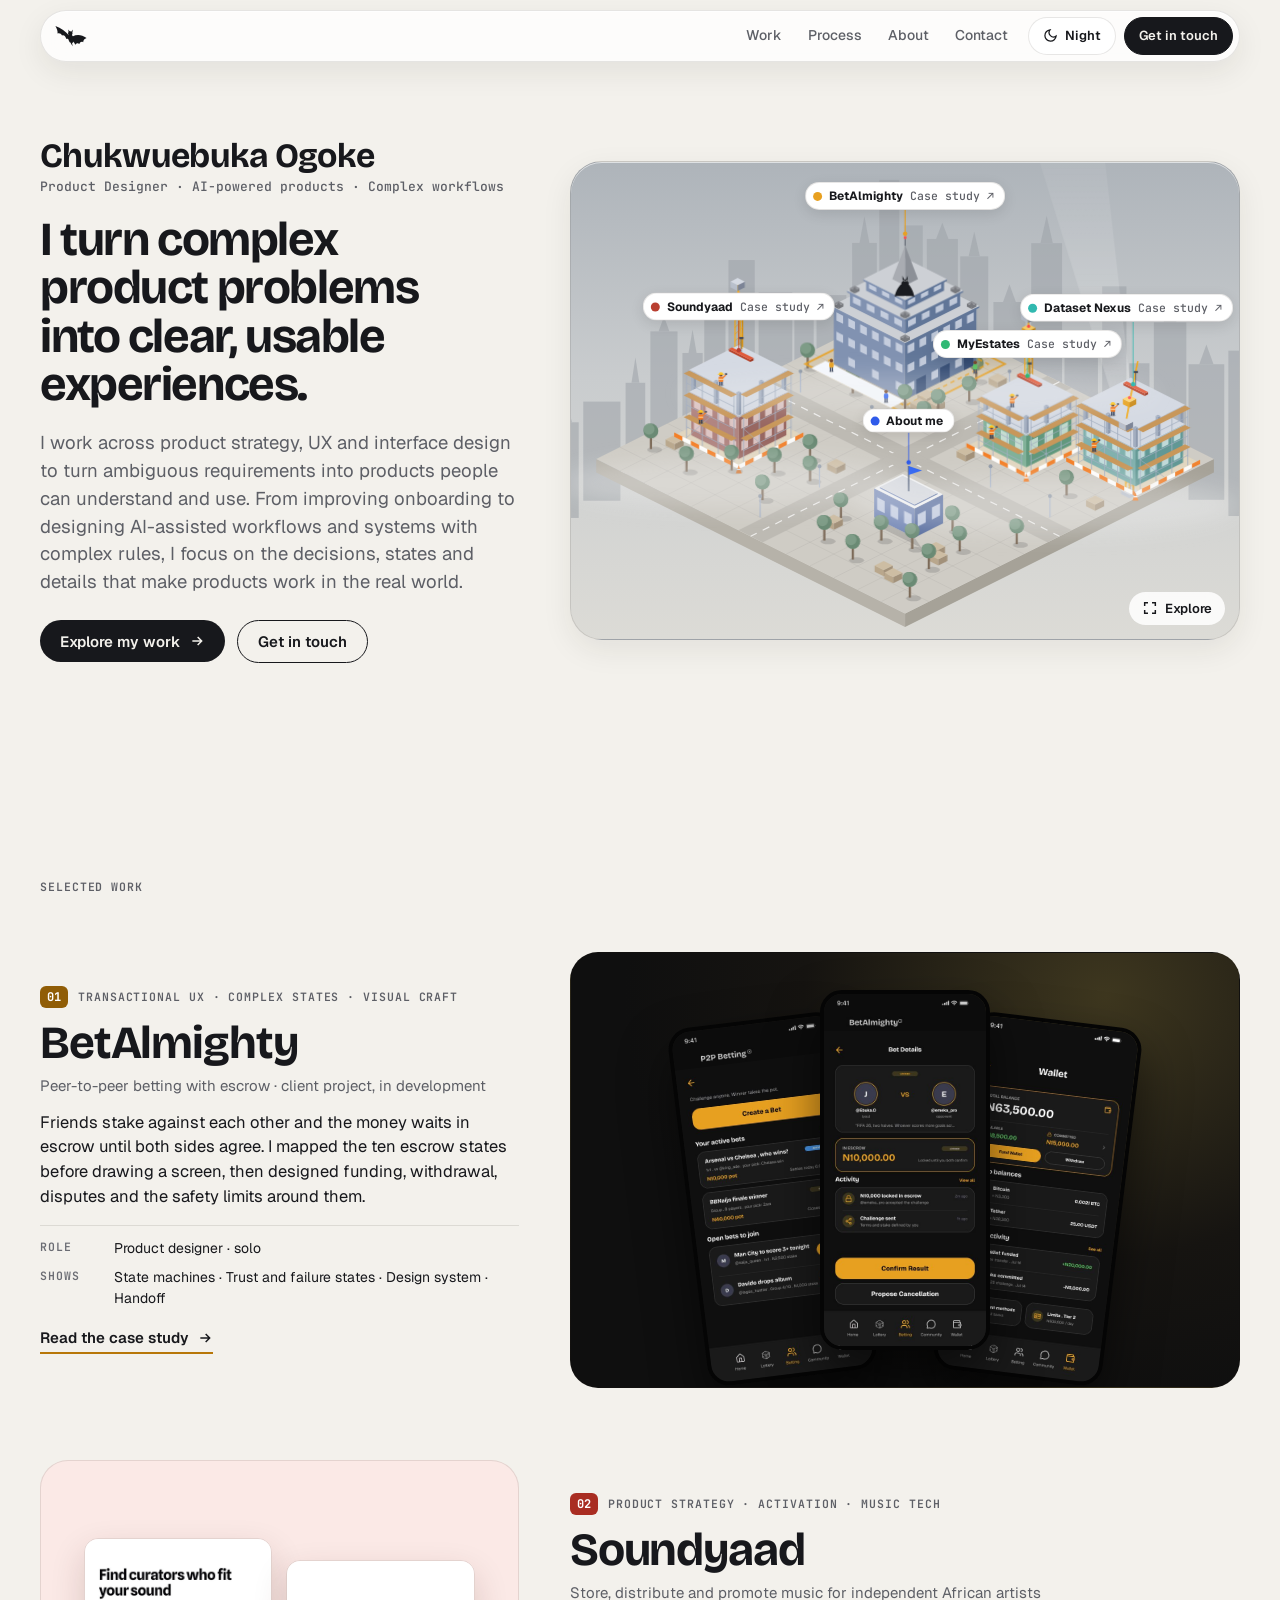
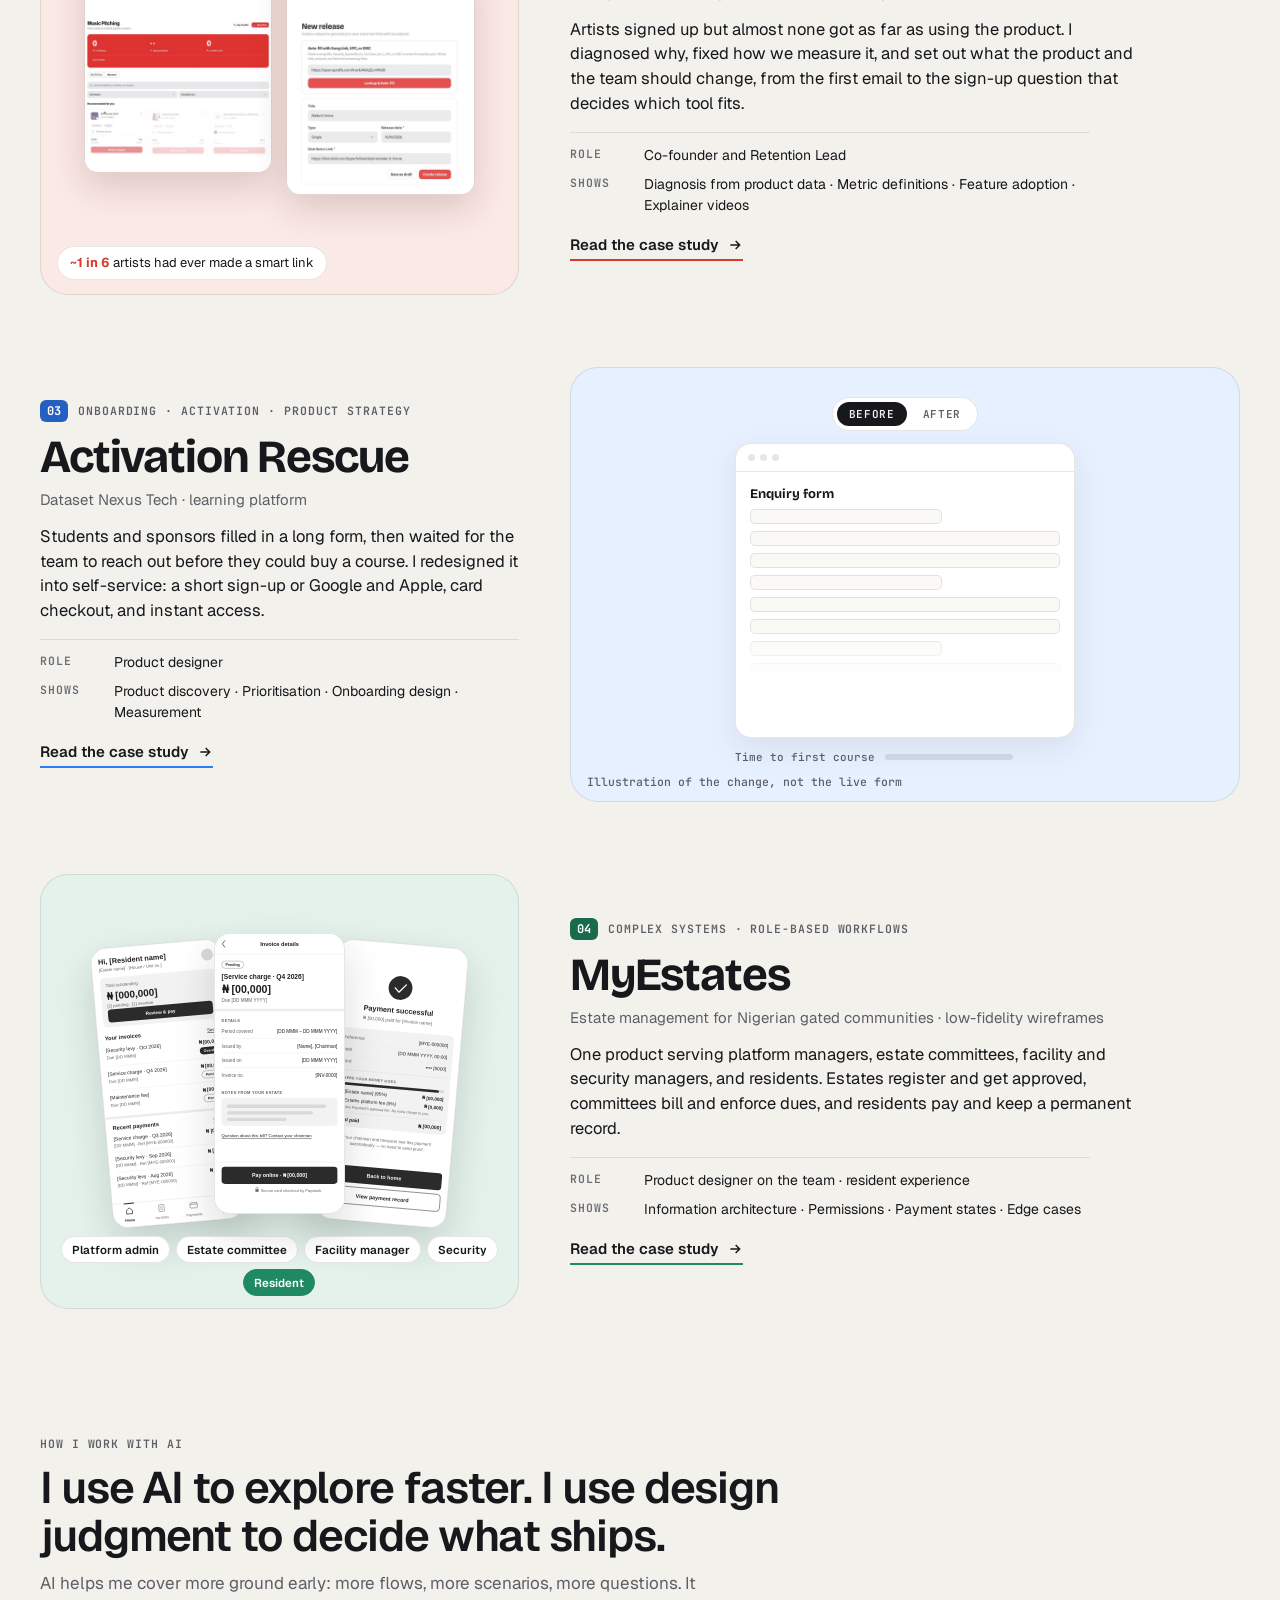
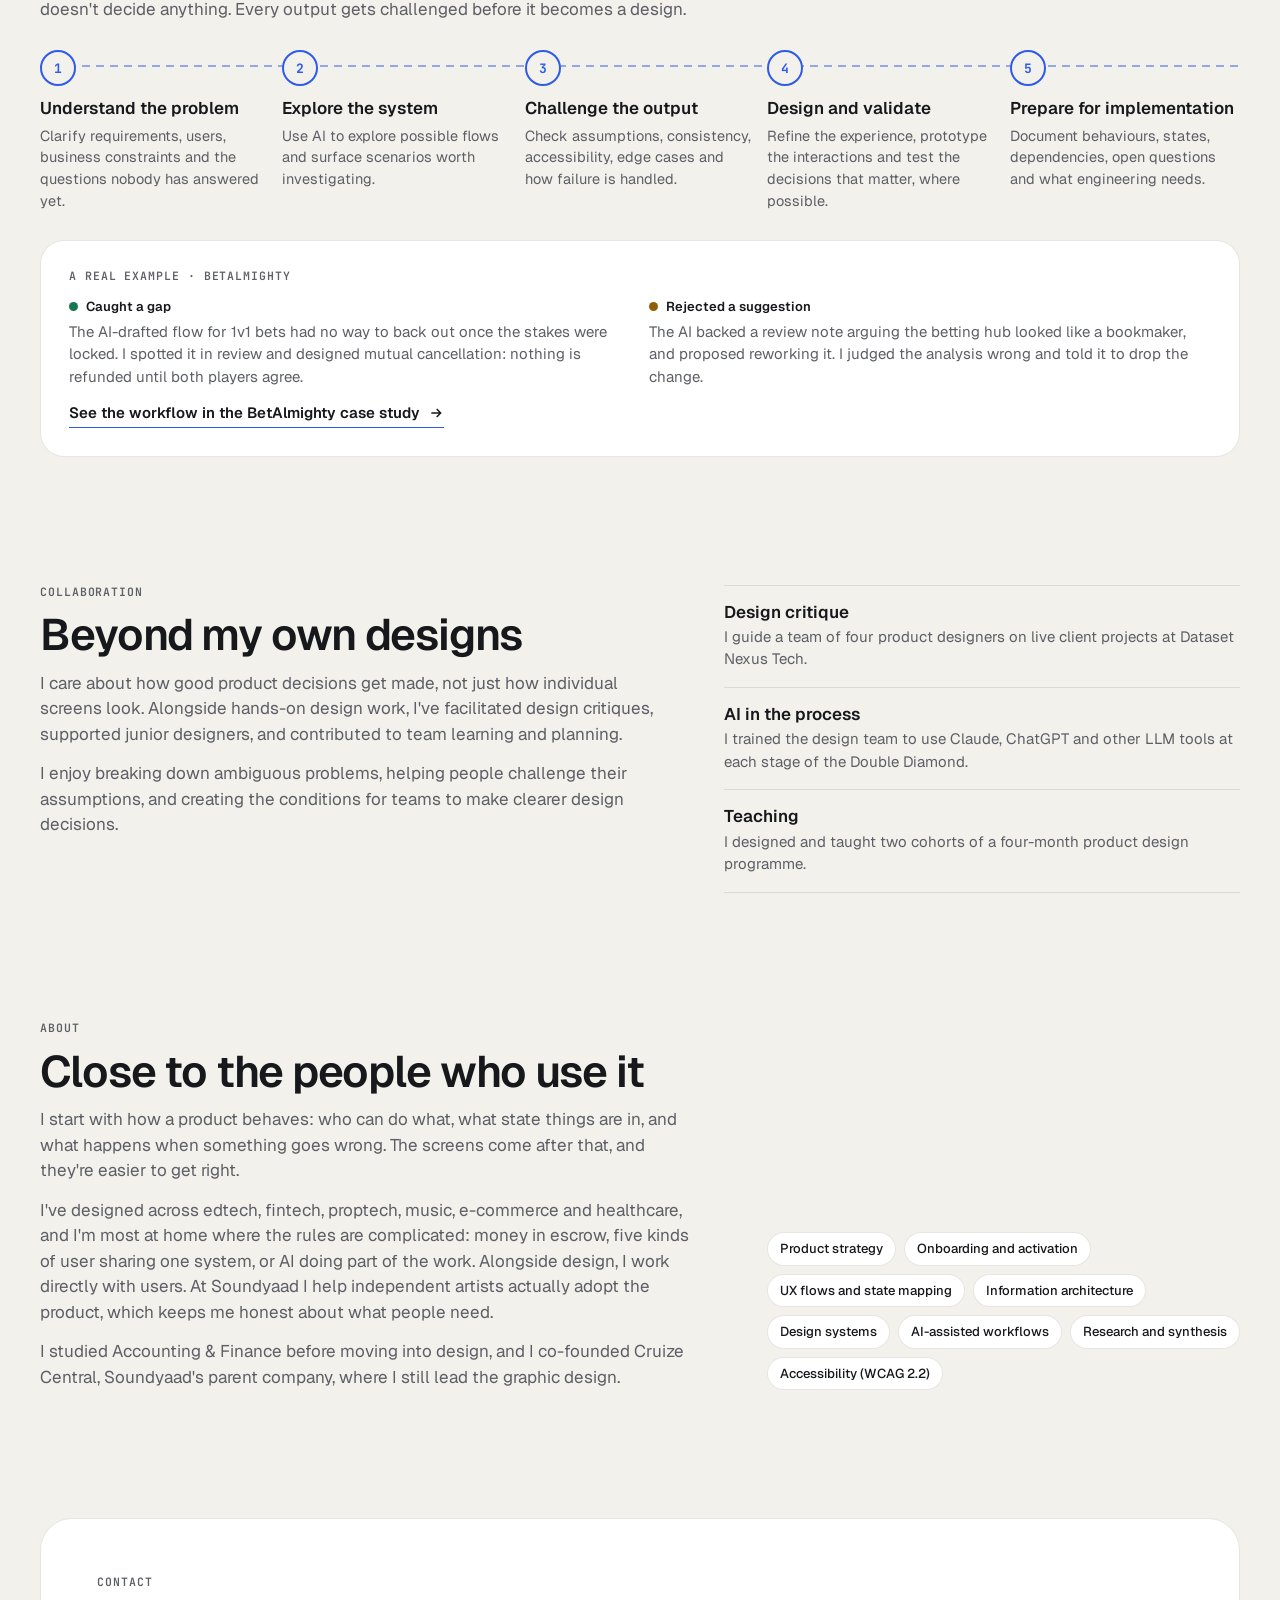
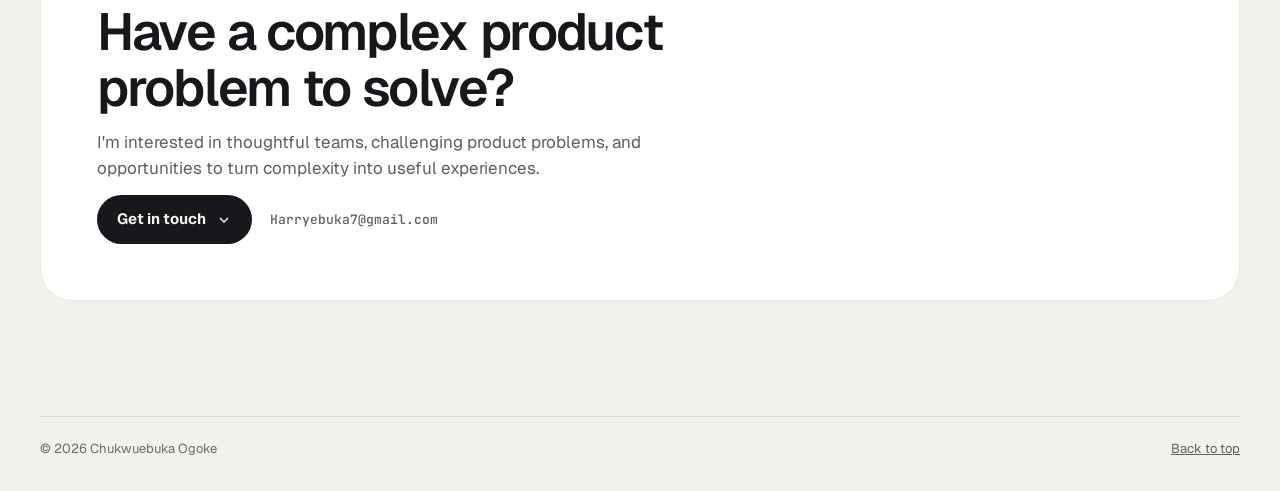
<file: index.html>
<!doctype html>
<html lang="en">
<head>
<meta charset="utf-8">
<meta name="viewport" content="width=device-width,initial-scale=1,viewport-fit=cover">
<meta name="description" content="Chukwuebuka Ogoke is a product designer who turns complex product problems into clear, usable experiences: onboarding and activation, role-based systems, AI-assisted workflows and transactional UX.">
<meta name="color-scheme" content="light dark">
<link rel="canonical" href="https://chukwuebukasportfolio.vercel.app/">
<meta property="og:type" content="website">
<meta property="og:site_name" content="Chukwuebuka Ogoke">
<meta property="og:title" content="Chukwuebuka Ogoke · Product Designer">
<meta property="og:description" content="Product designer · AI-powered products · Complex workflows. Case studies: Activation Rescue, MyEstates, Soundyaad and BetAlmighty.">
<meta property="og:url" content="https://chukwuebukasportfolio.vercel.app/">
<meta property="og:image" content="https://chukwuebukasportfolio.vercel.app/og.jpg">
<meta property="og:image:width" content="1200">
<meta property="og:image:height" content="630">
<meta property="og:image:alt" content="Chukwuebuka Ogoke, product designer: I turn complex product problems into clear, usable experiences">
<meta name="twitter:card" content="summary_large_image">
<link rel="icon" href="data:image/svg+xml,%3Csvg xmlns='http://www.w3.org/2000/svg' viewBox='2 0 30 30'%3E%3Cstyle%3Eg%7Bfill:%230B0C0F%7D%40media %28prefers-color-scheme:dark%29%7Bg%7Bfill:%23E9ECF2%7D%7D%3C/style%3E%3Cg%3E%3Cpath d='M15.6 15 C12 10.5 7.6 7.4 2.4 5.6 C3.8 8 4.6 10.2 4.4 12.6 C6.2 12 7.6 12.6 8.6 14.6 C10.4 13.8 11.9 15.4 12.6 17.8 C13.6 17.2 14.7 17.6 15.6 18.6Z'/%3E%3Cpath d='M18.4 15.4 C22.6 13.2 27 13.6 31.6 16.8 C29.6 17.4 28.6 18.8 28.4 20.8 C27 19.8 25.6 20.4 24.8 22.4 C23.4 21.2 22 21.6 20.9 23.2 C20.4 21.4 19.4 20.2 18.4 19.6Z'/%3E%3Cellipse cx='17' cy='17.6' rx='2.5' ry='4.1' transform='rotate%28-16 17 17.6%29'/%3E%3Ccircle cx='16.3' cy='12.7' r='2.1'/%3E%3Cpath d='M14.9 11.9 L14.4 8.9 L16.2 11.1Z M17.3 11 L18.6 8.8 L18.4 11.9Z'/%3E%3Cpath d='M17.9 21.2 L18.6 24.6 L16.7 21.7Z'/%3E%3C/g%3E%3C/svg%3E">
<style>html,body{margin:0}img{max-width:100%}[hidden]{display:none!important}:root{padding-top:env(safe-area-inset-top,0px);padding-bottom:env(safe-area-inset-bottom,0px)}</style>
<title>Chukwuebuka Ogoke · Product Designer</title>
<link rel="preconnect" href="https://fonts.googleapis.com">
<link rel="preconnect" href="https://fonts.gstatic.com" crossorigin>
<link rel="stylesheet" href="https://fonts.googleapis.com/css2?family=Bricolage+Grotesque:opsz,wght@12..96,500;12..96,700;12..96,800&family=Geist:wght@400;500;600;700&family=JetBrains+Mono:wght@500;600&display=swap">
<link rel="stylesheet" href="/assets/site.css?v=21">
</head>
<body>


<div class="wrap" id="top">
  <header class="top">
    <a class="brand" href="/" aria-label="Chukwuebuka Ogoke, home">
      <svg width="32" height="32" viewBox="2 0 30 30" fill="currentColor" aria-hidden="true"><g><path d="M15.6 15 C12 10.5 7.6 7.4 2.4 5.6 C3.8 8 4.6 10.2 4.4 12.6 C6.2 12 7.6 12.6 8.6 14.6 C10.4 13.8 11.9 15.4 12.6 17.8 C13.6 17.2 14.7 17.6 15.6 18.6Z"/><path d="M18.4 15.4 C22.6 13.2 27 13.6 31.6 16.8 C29.6 17.4 28.6 18.8 28.4 20.8 C27 19.8 25.6 20.4 24.8 22.4 C23.4 21.2 22 21.6 20.9 23.2 C20.4 21.4 19.4 20.2 18.4 19.6Z"/><ellipse cx="17" cy="17.6" rx="2.5" ry="4.1" transform="rotate(-16 17 17.6)"/><circle cx="16.3" cy="12.7" r="2.1"/><path d="M14.9 11.9 L14.4 8.9 L16.2 11.1Z M17.3 11 L18.6 8.8 L18.4 11.9Z"/><path d="M17.9 21.2 L18.6 24.6 L16.7 21.7Z"/></g></svg>
    </a>
    <nav class="nav" aria-label="Sections">
      <a href="#work">Work</a><a href="#process">Process</a><a href="#about">About</a><a href="#contact">Contact</a>
    </nav>
    <button class="tbtn" id="theme" type="button" aria-label="Switch day or night"></button>
    <button class="tbtn solid" type="button" data-mail aria-haspopup="menu" aria-expanded="false">Get in touch</button>
  </header>

  <main>
    <section class="intro" aria-labelledby="introTitle">
      <div class="itext">
        <div class="who">
          <div><p class="nm">Chukwuebuka Ogoke</p><p class="rl">Product Designer · AI-powered products · Complex workflows</p></div>
        </div>
        <h1 id="introTitle">I turn complex product problems into clear, usable experiences.</h1>
        <p class="sub">I work across product strategy, UX and interface design to turn ambiguous requirements into products people can understand and use. From improving onboarding to designing AI-assisted workflows and systems with complex rules, I focus on the decisions, states and details that make products work in the real world.</p>
        <div class="actions">
          <a class="btn solid" href="#work">Explore my work <svg width="16" height="16" viewBox="0 0 24 24" fill="none" stroke="currentColor" stroke-width="2.2" aria-hidden="true"><path d="M5 12h14M13 6l6 6-6 6"/></svg></a>
          <button class="btn line" type="button" data-mail aria-haspopup="menu" aria-expanded="false">Get in touch</button>
        </div>
      </div>
      <figure class="hcity" id="hcity" data-sky="day">
        <svg id="heroScene" viewBox="-450 -150 900 600" aria-hidden="true" focusable="false"></svg>
        <div class="plabels hlabels" id="heroLabels" role="group" aria-label="Projects in the city"></div>
        <button class="hexplore" type="button" data-explore aria-label="Explore the city full screen"><svg width="16" height="16" viewBox="0 0 24 24" fill="none" stroke="currentColor" stroke-width="2.2" aria-hidden="true"><path d="M4 9V4h5M20 9V4h-5M4 15v5h5M20 15v5h-5"/></svg><span>Explore</span></button>
      </figure>
    </section>

    <section class="block work" id="work" aria-labelledby="workTitle">
      <div class="bh">
        <h2 id="workTitle" class="eyebrow">Selected work</h2>
      </div>

      <article class="proj p-ba" aria-labelledby="pj1">
        <div class="pj-text">
          <span class="pj-k"><b>01</b>Transactional UX · Complex states · Visual craft</span>
          <h3 id="pj1">BetAlmighty</h3>
          <p class="pj-sub">Peer-to-peer betting with escrow · client project, in development</p>
          <p>Friends stake against each other and the money waits in escrow until both sides agree. I mapped the ten escrow states before drawing a screen, then designed funding, withdrawal, disputes and the safety limits around them.</p>
          <dl class="pj-meta"><div><dt>Role</dt><dd>Product designer · solo</dd></div><div><dt>Shows</dt><dd>State machines · Trust and failure states · Design system · Handoff</dd></div></dl>
          <a class="pj-cta" href="/betalmighty" id="openCase">Read the case study <svg width="16" height="16" viewBox="0 0 24 24" fill="none" stroke="currentColor" stroke-width="2.2" aria-hidden="true"><path d="M5 12h14M13 6l6 6-6 6"/></svg></a>
        </div>
        <a class="pj-art" href="/betalmighty" tabindex="-1" aria-hidden="true">
          <span class="ph3">
            <img src="ba/p2p.jpg" alt="" width="402" height="874" loading="lazy">
            <img src="ba/details.jpg" alt="" width="402" height="874" loading="lazy">
            <img src="ba/wallet.jpg" alt="" width="402" height="874" loading="lazy">
          </span>
        </a>
      </article>

      <article class="proj p-sy flip" aria-labelledby="pj2">
        <div class="pj-text">
          <span class="pj-k"><b>02</b>Product strategy · Activation · Music tech</span>
          <h3 id="pj2">Soundyaad</h3>
          <p class="pj-sub">Store, distribute and promote music for independent African artists</p>
          <p>Artists signed up but almost none got as far as using the product. I diagnosed why, fixed how we measure it, and set out what the product and the team should change, from the first email to the sign-up question that decides which tool fits.</p>
          <dl class="pj-meta"><div><dt>Role</dt><dd>Co-founder and Retention Lead</dd></div><div><dt>Shows</dt><dd>Diagnosis from product data · Metric definitions · Feature adoption · Explainer videos</dd></div></dl>
          <a class="pj-cta" href="/soundyaad">Read the case study <svg width="16" height="16" viewBox="0 0 24 24" fill="none" stroke="currentColor" stroke-width="2.2" aria-hidden="true"><path d="M5 12h14M13 6l6 6-6 6"/></svg></a>
        </div>
        <a class="pj-art" href="/soundyaad" tabindex="-1" aria-hidden="true">
          <span class="sy2">
            <img src="ba/sy/pitching-find.jpg" alt="" width="800" height="1000" loading="lazy">
            <img src="ba/sy/new-release.jpg" alt="" width="800" height="1000" loading="lazy">
          </span>
          <span class="ratio"><b>~1 in 6</b> artists had ever made a smart link</span>
        </a>
      </article>

      <article class="proj p-dnt" aria-labelledby="pj3">
        <div class="pj-text">
          <span class="pj-k"><b>03</b>Onboarding · Activation · Product strategy</span>
          <h3 id="pj3">Activation Rescue</h3>
          <p class="pj-sub">Dataset Nexus Tech · learning platform</p>
          <p>Students and sponsors filled in a long form, then waited for the team to reach out before they could buy a course. I redesigned it into self-service: a short sign-up or Google and Apple, card checkout, and instant access.</p>
          <dl class="pj-meta"><div><dt>Role</dt><dd>Product designer</dd></div><div><dt>Shows</dt><dd>Product discovery · Prioritisation · Onboarding design · Measurement</dd></div></dl>
          <a class="pj-cta" href="/activation-rescue">Read the case study <svg width="16" height="16" viewBox="0 0 24 24" fill="none" stroke="currentColor" stroke-width="2.2" aria-hidden="true"><path d="M5 12h14M13 6l6 6-6 6"/></svg></a>
        </div>
        <a class="pj-art" href="/activation-rescue" tabindex="-1" aria-hidden="true">
          <span class="formcmp">
            <span class="fc before"><small>Before</small><i></i><i></i><i></i><i></i><i></i><i></i><i></i><i></i><i></i><i></i><i></i><i></i><i></i><i></i><i></i><em>15+ fields · wait for sales</em></span>
            <span class="fc-arrow">→</span>
            <span class="fc after"><small>After</small><i class="f">Name</i><i class="f">Email</i><i class="f">Password</i><i class="go">Start learning</i><em>Short form · instant access</em></span>
          </span>
          <span class="arx">
            <span class="arx-tabs"><b class="t-b">Before</b><b class="t-a">After</b></span>
            <span class="arx-win">
              <span class="arx-dots"><i></i><i></i><i></i></span>
              <span class="arx-scene s-b">
                <span class="arx-h">Enquiry form</span>
                <span class="arx-clip"><span class="arx-list"><i></i><i></i><i></i><i></i><i></i><i></i><i></i><i></i><i></i><i></i><i></i><i></i><i></i><i></i><i></i><i></i><i></i><i></i></span></span>
                <span class="arx-toast wait">Thanks. Someone from our team will contact you.</span>
              </span>
              <span class="arx-scene s-a">
                <span class="arx-h">Create an account</span>
                <span class="arx-f f1"><small>Name</small><i></i></span>
                <span class="arx-f f2"><small>Email</small><i></i></span>
                <span class="arx-f f3"><small>Password</small><i></i></span>
                <span class="arx-f f4"><small>Card</small><i></i></span>
                <span class="arx-go">Pay and start learning</span>
                <span class="arx-toast done">✓ Paid. Course unlocked.</span>
              </span>
            </span>
            <span class="arx-time"><span class="arx-k">Time to first course</span><span class="arx-track"><i></i></span><span class="arx-v"><b class="d1">Day 1</b><b class="d2">Day 2</b><b class="d3">Day 3</b><b class="now">Instant</b></span></span>
          </span>
          <span class="pj-note">Illustration of the change, not the live form</span>
        </a>
      </article>

      <article class="proj p-me flip" aria-labelledby="pj4">
        <div class="pj-text">
          <span class="pj-k"><b>04</b>Complex systems · Role-based workflows</span>
          <h3 id="pj4">MyEstates</h3>
          <p class="pj-sub">Estate management for Nigerian gated communities · low-fidelity wireframes</p>
          <p>One product serving platform managers, estate committees, facility and security managers, and residents. Estates register and get approved, committees bill and enforce dues, and residents pay and keep a permanent record.</p>
          <dl class="pj-meta"><div><dt>Role</dt><dd>Product designer on the team · resident experience</dd></div><div><dt>Shows</dt><dd>Information architecture · Permissions · Payment states · Edge cases</dd></div></dl>
          <a class="pj-cta" href="/myestate">Read the case study <svg width="16" height="16" viewBox="0 0 24 24" fill="none" stroke="currentColor" stroke-width="2.2" aria-hidden="true"><path d="M5 12h14M13 6l6 6-6 6"/></svg></a>
        </div>
        <a class="pj-art" href="/myestate" tabindex="-1" aria-hidden="true">
          <span class="wf3">
            <img src="ba/me/03-home.svg" alt="" width="390" height="844" loading="lazy">
            <img src="ba/me/05-invoice-detail.svg" alt="" width="390" height="844" loading="lazy">
            <img src="ba/me/08-payment-successful.svg" alt="" width="390" height="844" loading="lazy">
          </span>
          <span class="roles"><i>Platform admin</i><i>Estate committee</i><i>Facility manager</i><i>Security</i><i>Resident</i></span>
        </a>
      </article>
    </section>

    <section class="block" id="process" aria-labelledby="procTitle">
      <div class="bh">
        <span class="eyebrow">How I work with AI</span>
        <h2 id="procTitle">I use AI to explore faster. I use design judgment to decide what ships.</h2>
        <p>AI helps me cover more ground early: more flows, more scenarios, more questions. It doesn't decide anything. Every output gets challenged before it becomes a design.</p>
      </div>
      <ol class="pipe">
        <li><b>Understand the problem</b><p>Clarify requirements, users, business constraints and the questions nobody has answered yet.</p></li>
        <li><b>Explore the system</b><p>Use AI to explore possible flows and surface scenarios worth investigating.</p></li>
        <li><b>Challenge the output</b><p>Check assumptions, consistency, accessibility, edge cases and how failure is handled.</p></li>
        <li><b>Design and validate</b><p>Refine the experience, prototype the interactions and test the decisions that matter, where possible.</p></li>
        <li><b>Prepare for implementation</b><p>Document behaviours, states, dependencies, open questions and what engineering needs.</p></li>
      </ol>
      <div class="aiex">
        <span class="eyebrow">A real example · BetAlmighty</span>
        <div class="aiex-row">
          <div><b class="ok">Caught a gap</b><p>The AI-drafted flow for 1v1 bets had no way to back out once the stakes were locked. I spotted it in review and designed mutual cancellation: nothing is refunded until both players agree.</p></div>
          <div><b class="no">Rejected a suggestion</b><p>The AI backed a review note arguing the betting hub looked like a bookmaker, and proposed reworking it. I judged the analysis wrong and told it to drop the change.</p></div>
        </div>
        <a class="pipelink" href="/betalmighty#cs-workflow">See the workflow in the BetAlmighty case study <svg width="16" height="16" viewBox="0 0 24 24" fill="none" stroke="currentColor" stroke-width="2.2" aria-hidden="true"><path d="M5 12h14M13 6l6 6-6 6"/></svg></a>
      </div>
    </section>

    <section class="block beyond" id="beyond" aria-labelledby="beyondTitle">
      <div class="bh">
        <span class="eyebrow">Collaboration</span>
        <h2 id="beyondTitle">Beyond my own designs</h2>
        <p>I care about how good product decisions get made, not just how individual screens look. Alongside hands-on design work, I've facilitated design critiques, supported junior designers, and contributed to team learning and planning.</p>
        <p>I enjoy breaking down ambiguous problems, helping people challenge their assumptions, and creating the conditions for teams to make clearer design decisions.</p>
      </div>
      <ul class="facts">
        <li><b>Design critique</b><span>I guide a team of four product designers on live client projects at Dataset Nexus Tech.</span></li>
        <li><b>AI in the process</b><span>I trained the design team to use Claude, ChatGPT and other LLM tools at each stage of the Double Diamond.</span></li>
        <li><b>Teaching</b><span>I designed and taught two cohorts of a four-month product design programme.</span></li>
      </ul>
    </section>

    <section class="block about" id="about" aria-labelledby="aboutTitle">
      <div class="bh">
        <span class="eyebrow">About</span>
        <h2 id="aboutTitle">Close to the people who use it</h2>
        <p>I start with how a product behaves: who can do what, what state things are in, and what happens when something goes wrong. The screens come after that, and they're easier to get right.</p>
        <p>I've designed across edtech, fintech, proptech, music, e-commerce and healthcare, and I'm most at home where the rules are complicated: money in escrow, five kinds of user sharing one system, or AI doing part of the work. Alongside design, I work directly with users. At Soundyaad I help independent artists actually adopt the product, which keeps me honest about what people need.</p>
        <p>I studied Accounting &amp; Finance before moving into design, and I co-founded Cruize Central, Soundyaad's parent company, where I still lead the graphic design.</p>
      </div>
      <ul class="skills" aria-label="What I work on"><li>Product strategy</li><li>Onboarding and activation</li><li>UX flows and state mapping</li><li>Information architecture</li><li>Design systems</li><li>AI-assisted workflows</li><li>Research and synthesis</li><li>Accessibility (WCAG 2.2)</li></ul>
    </section>

    <section class="block cta-end" id="contact" aria-labelledby="contactTitle">
      <div class="contact">
        <span class="eyebrow">Contact</span>
        <h2 id="contactTitle">Have a complex product problem to solve?</h2>
        <p>I'm interested in thoughtful teams, challenging product problems, and opportunities to turn complexity into useful experiences.</p>
        <div class="cta-row">
          <button class="fcta" type="button" data-mail aria-haspopup="menu" aria-expanded="false">Get in touch <svg width="16" height="16" viewBox="0 0 24 24" fill="none" stroke="currentColor" stroke-width="2.2" aria-hidden="true"><path d="m6 9 6 6 6-6"/></svg></button>
          <code class="addr">Harryebuka7@gmail.com</code>
        </div>
      </div>
    </section>
  </main>

    <div class="plan" id="explorer" role="dialog" aria-modal="true" aria-label="City explorer">
        <div class="map" id="map">
          <svg id="scene" aria-hidden="true" focusable="false"></svg>
          <div class="plabels" id="plabels" role="group" aria-label="Projects on the map"></div>
          <span class="fhint">Drag to pan · scroll or pinch to zoom · Esc to exit</span>
          <div class="key" aria-label="Map key">
            <span><svg width="18" height="18" viewBox="0 0 30 30" aria-hidden="true"><polygon points="15,3 27,9 15,15 3,9" fill="#9DB6F7"/><polygon points="3,9 15,15 15,27 3,21" fill="#4F7BEF"/><polygon points="27,9 15,15 15,27 27,21" fill="#2F5BD8"/></svg>Case study</span>
            <span><svg width="18" height="18" viewBox="0 0 30 30" aria-hidden="true"><path d="M5 27V12M13 27V12M21 27V12M5 12h16M5 19h16" stroke="#A3AEC0" stroke-width="2"/><path d="M25 27V4M25 5H11" stroke="#F2B02A" stroke-width="2"/></svg>In progress</span>
            <span><svg width="18" height="18" viewBox="0 0 30 30" aria-hidden="true"><path d="M9 26V6" stroke="currentColor" stroke-width="2"/><path d="M9 6l13 4-13 4z" fill="var(--accent)"/></svg>About me</span>
          </div>
          <div class="zoom">
            <button type="button" id="zin" aria-label="Zoom in"><svg width="16" height="16" viewBox="0 0 24 24" fill="none" stroke="currentColor" stroke-width="2.2"><path d="M12 5v14M5 12h14"/></svg></button>
            <button type="button" id="zout" aria-label="Zoom out"><svg width="16" height="16" viewBox="0 0 24 24" fill="none" stroke="currentColor" stroke-width="2.2"><path d="M5 12h14"/></svg></button>
            <button type="button" id="zre" aria-label="Reset view"><svg width="16" height="16" viewBox="0 0 24 24" fill="none" stroke="currentColor" stroke-width="2"><path d="M3 12a9 9 0 1 0 3-6.7L3 8"/><path d="M3 3v5h5"/></svg></button>
            <button type="button" id="zfull" aria-label="Exit the city explorer" aria-pressed="false"><svg class="i-on" width="16" height="16" viewBox="0 0 24 24" fill="none" stroke="currentColor" stroke-width="2.2" aria-hidden="true"><path d="M4 9V4h5M20 9V4h-5M4 15v5h5M20 15v5h-5"/></svg><svg class="i-off" width="16" height="16" viewBox="0 0 24 24" fill="none" stroke="currentColor" stroke-width="2.2" aria-hidden="true"><path d="M9 4v5H4M15 4v5h5M9 20v-5H4M15 20v-5h5"/></svg></button>
          </div>
        </div>
        <aside class="hud panel" id="panel" aria-live="polite"></aside>
        <div class="xbar">
          <button type="button" class="xclose" id="xclose"><svg width="16" height="16" viewBox="0 0 24 24" fill="none" stroke="currentColor" stroke-width="2.2" aria-hidden="true"><path d="M19 12H5M11 18l-6-6 6-6"/></svg>Back to the page</button>
          <button type="button" class="xclose ptoggle" id="ptoggle" aria-controls="panel" aria-expanded="true"><svg width="16" height="16" viewBox="0 0 24 24" fill="none" stroke="currentColor" stroke-width="2" aria-hidden="true"><rect x="3" y="4" width="18" height="16" rx="3"/><path d="M9 4v16"/></svg><span>Hide details</span></button>
        </div>
      </div>

  <footer class="foot"><span>© 2026 Chukwuebuka Ogoke</span><a href="#top">Back to top</a></footer>
</div>


<div class="mailpop" id="mailpop" role="menu" aria-label="Email Chukwuebuka" hidden>
  <a role="menuitem" href="https://mail.google.com/mail/?view=cm&amp;fs=1&amp;to=Harryebuka7@gmail.com" target="_blank" rel="noopener"><b>Open in Gmail</b><small>Writes a new email in your browser</small></a>
  <a role="menuitem" href="mailto:Harryebuka7@gmail.com"><b>Open mail app</b><small>Apple Mail, Outlook or your default</small></a>
  <button role="menuitem" type="button" id="mailCopy"><b>Copy address</b><small>Harryebuka7@gmail.com</small></button>
</div>


<script src="/assets/home.js?v=19" defer></script>
<script src="/assets/reveal.js?v=1" defer></script>

</body>
</html>
</file>
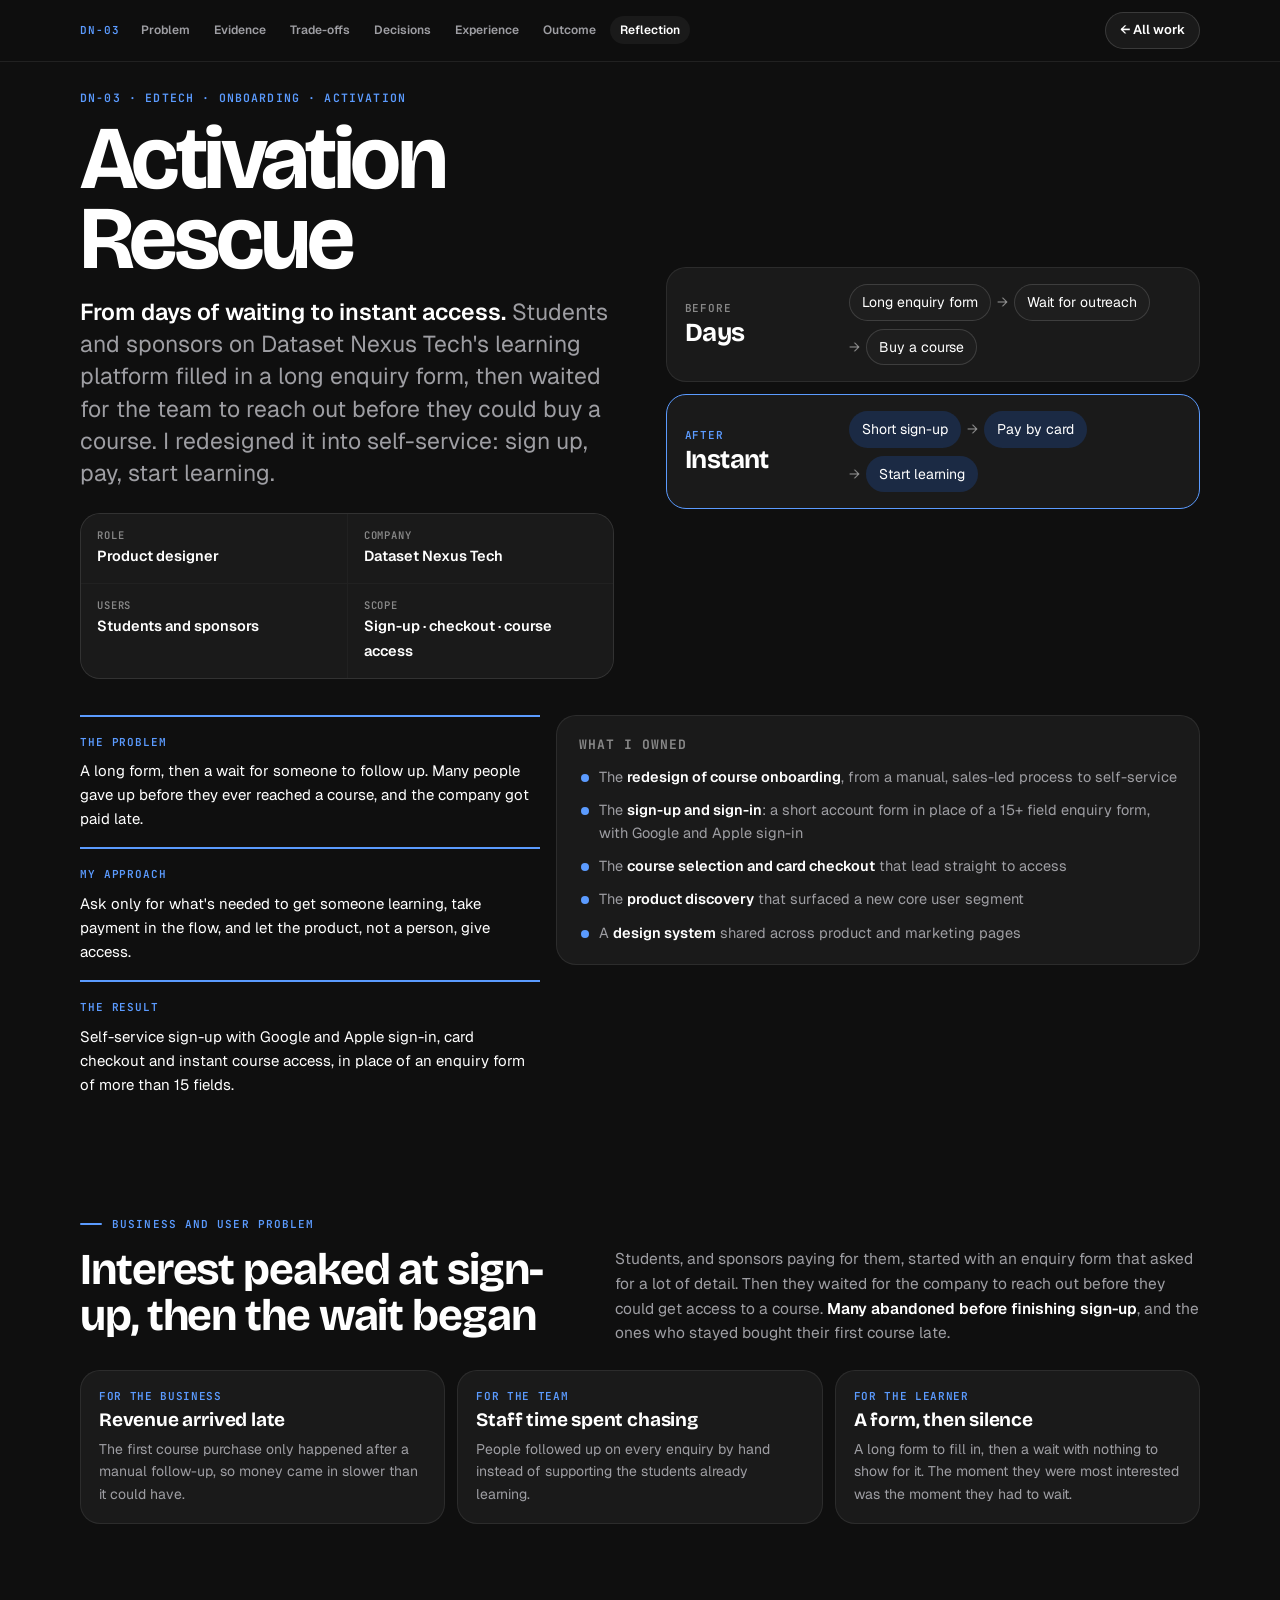
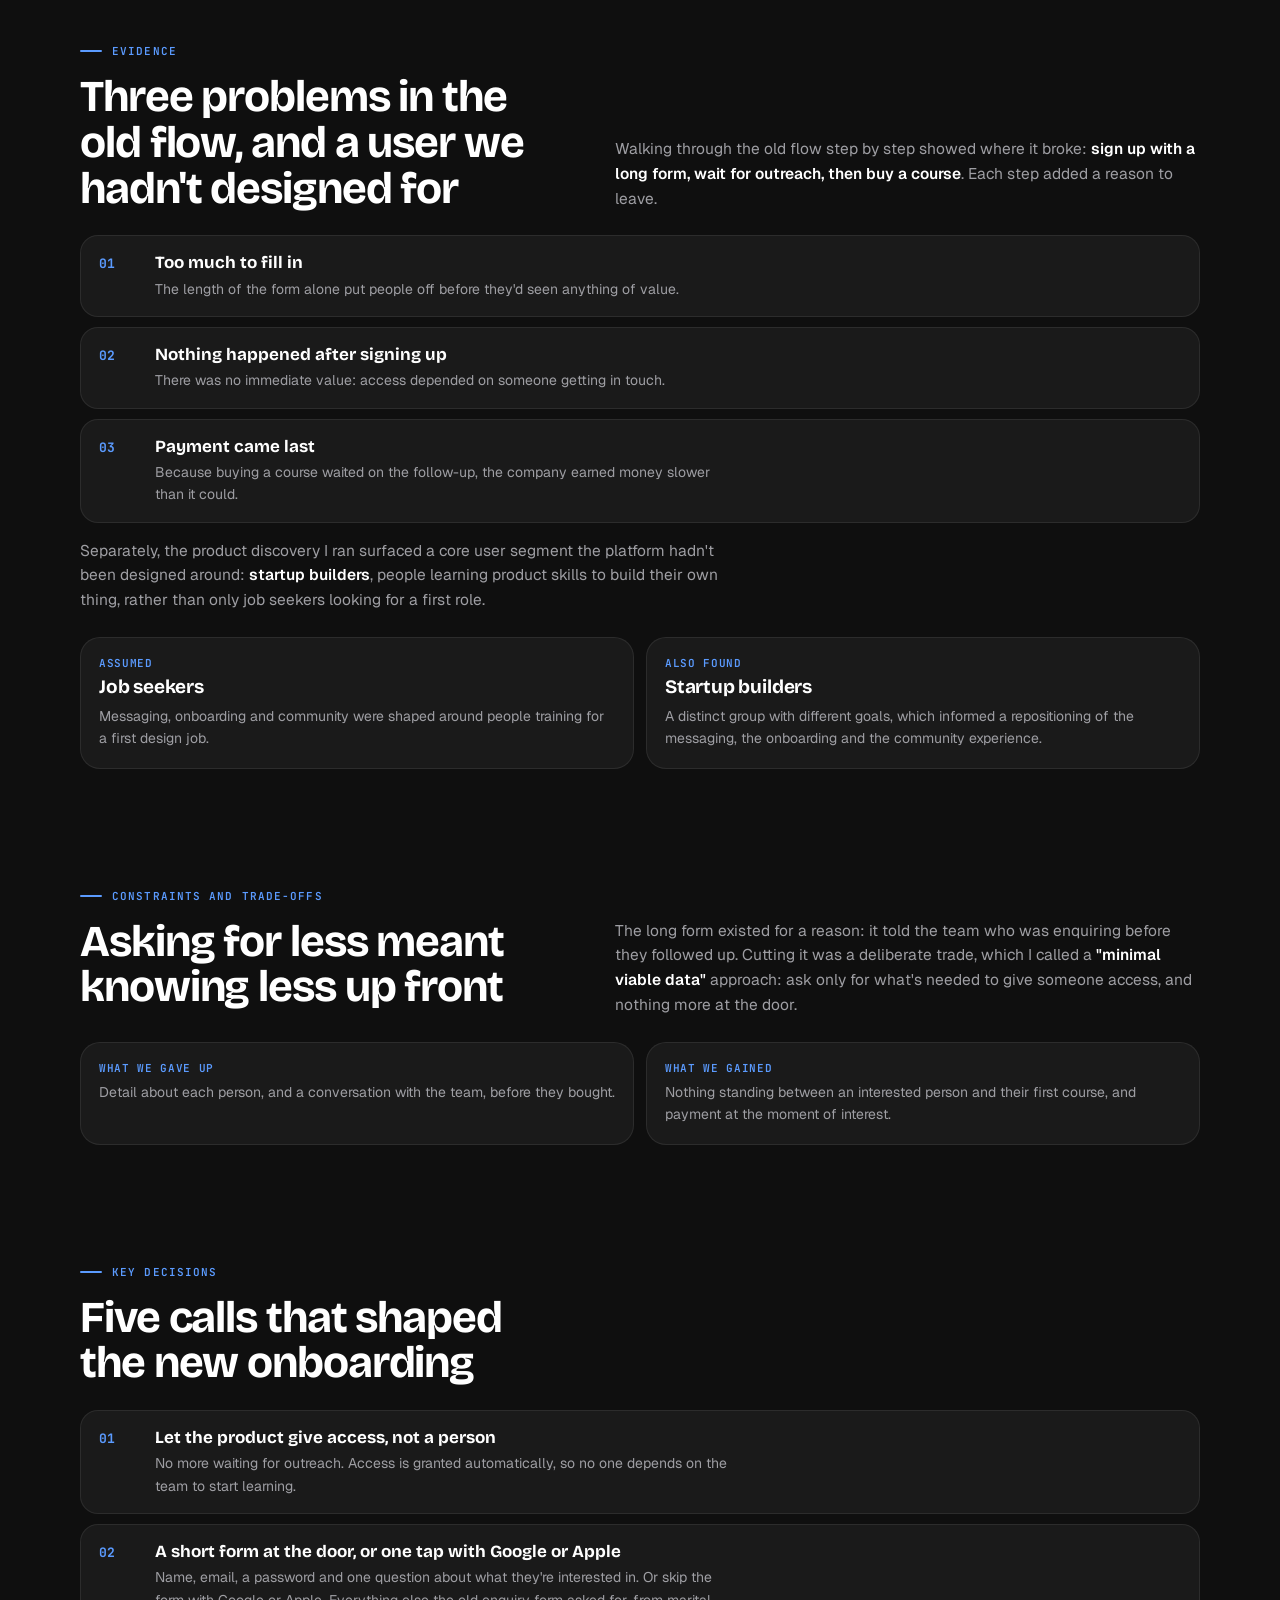
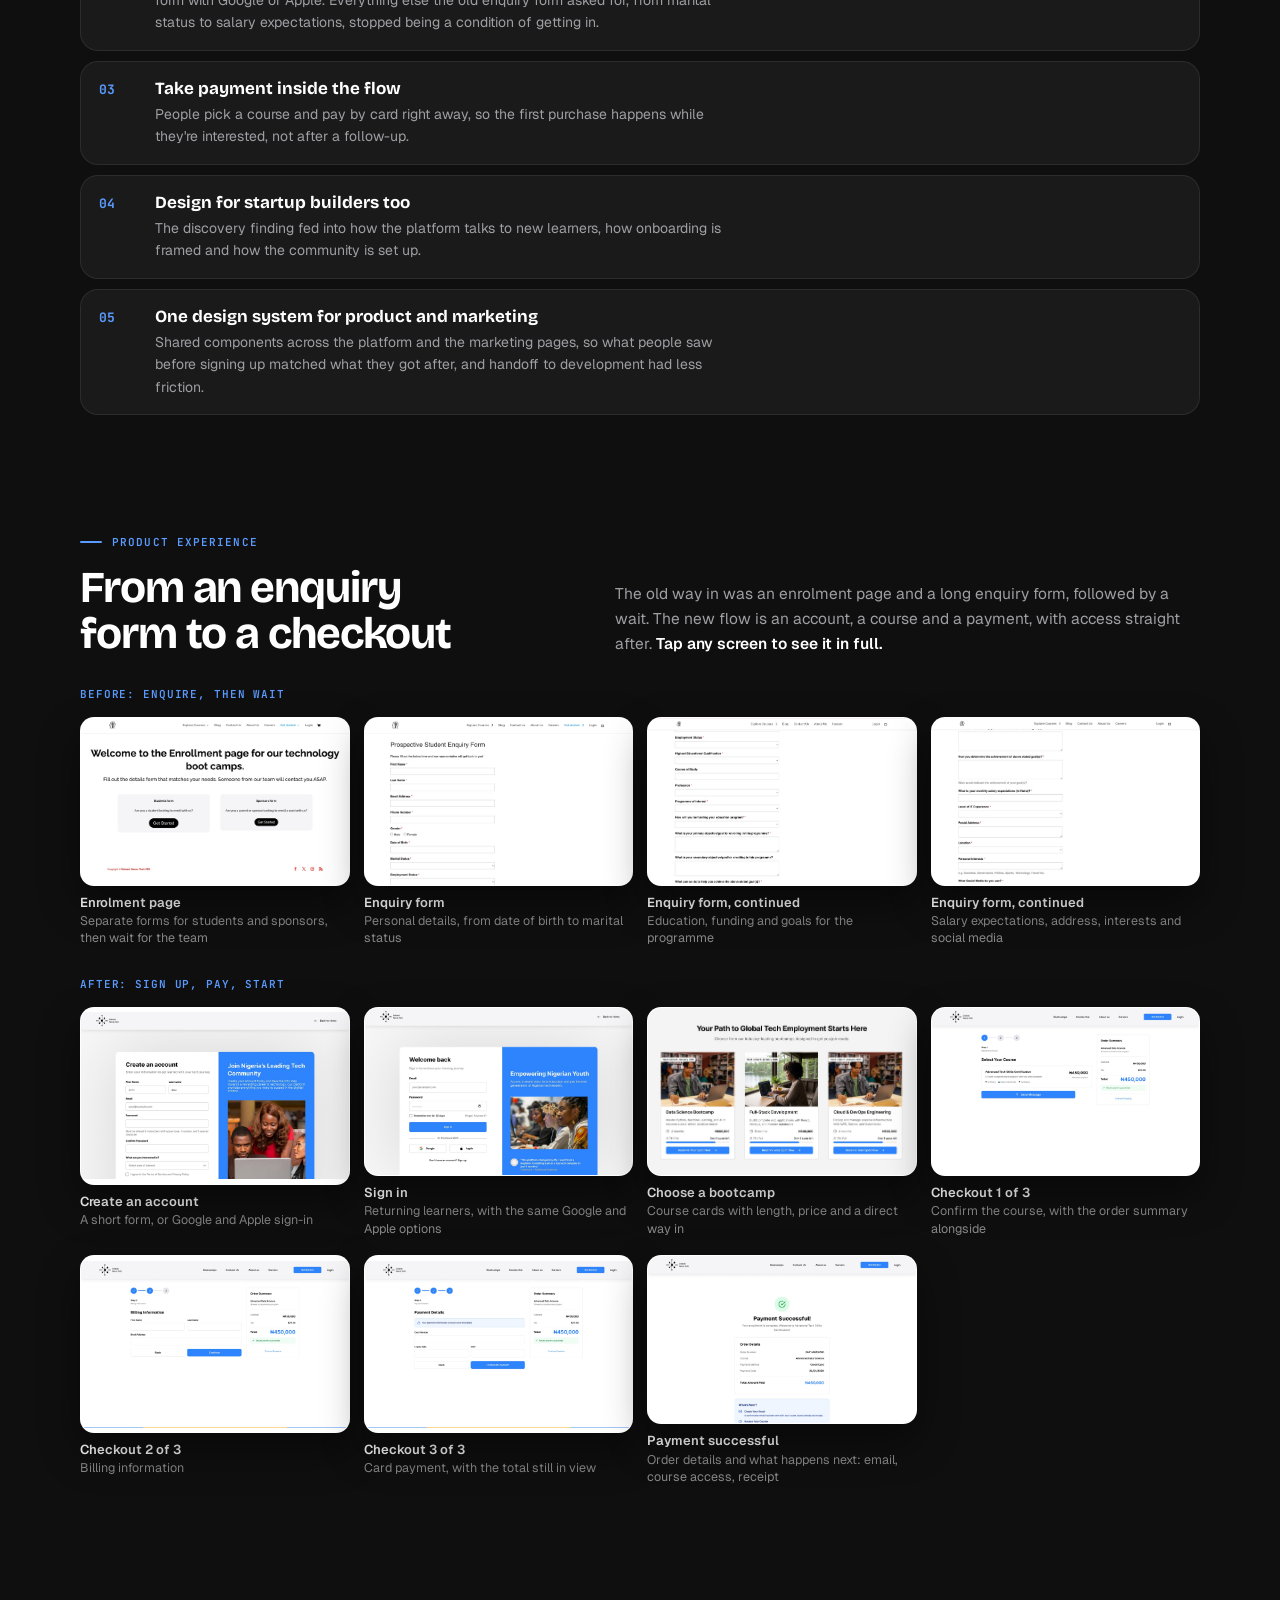
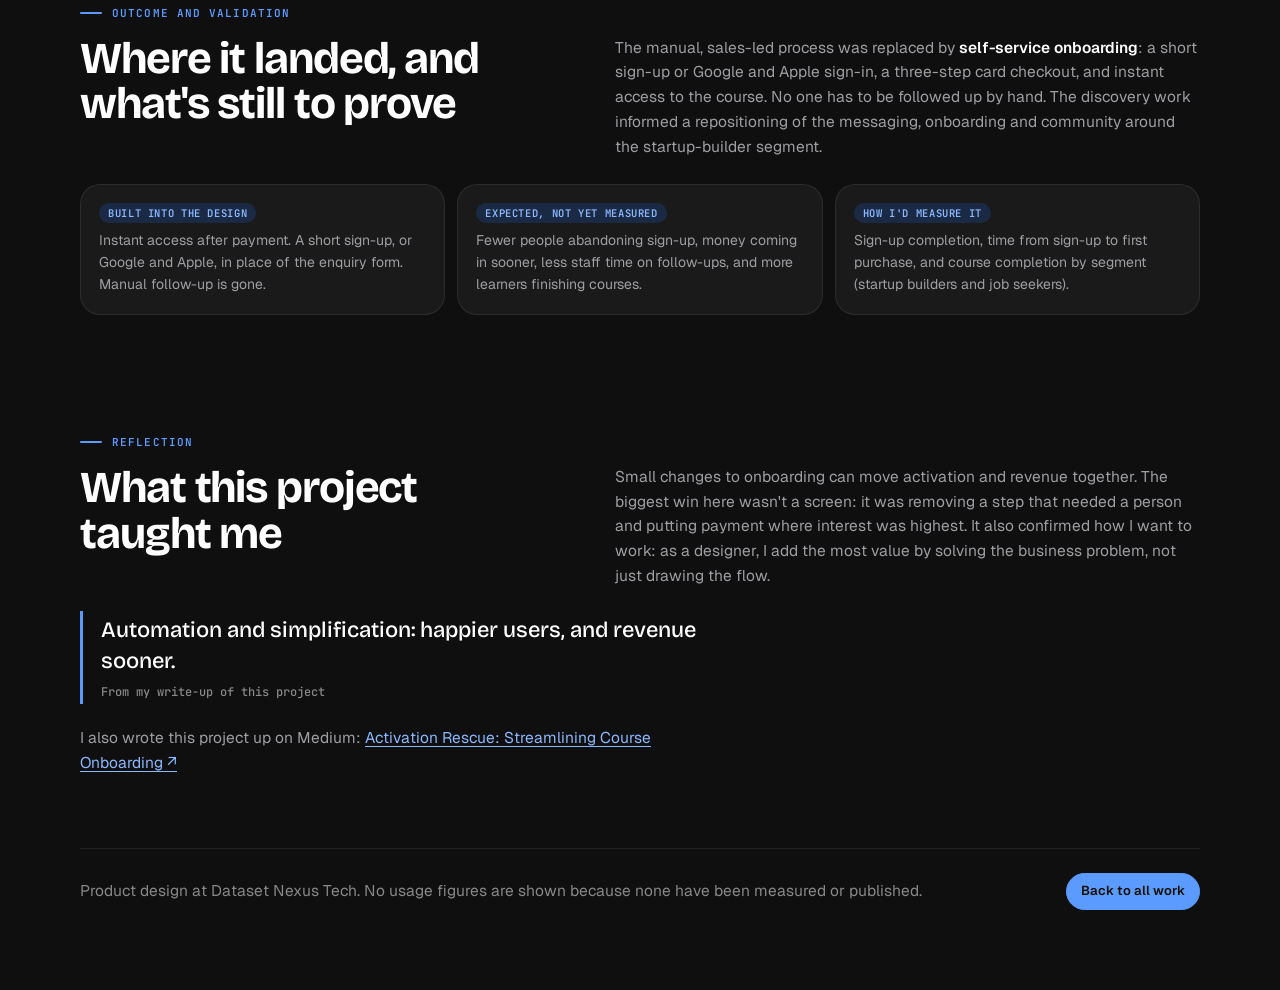
<file: activation-rescue.html>
<!doctype html>
<html lang="en">
<head>
<meta charset="utf-8">
<meta name="viewport" content="width=device-width,initial-scale=1,viewport-fit=cover">
<meta name="description" content="Activation Rescue: how Chukwuebuka Ogoke redesigned Dataset Nexus Tech&#x27;s sales-led course onboarding into self-service, with a short sign-up, card checkout and instant access.">
<meta name="color-scheme" content="light dark">
<link rel="canonical" href="https://chukwuebukasportfolio.vercel.app/activation-rescue">
<meta property="og:type" content="article">
<meta property="og:site_name" content="Chukwuebuka Ogoke">
<meta property="og:title" content="Activation Rescue: from days of waiting to instant access">
<meta property="og:description" content="Activation Rescue: how Chukwuebuka Ogoke redesigned Dataset Nexus Tech&#x27;s sales-led course onboarding into self-service, with a short sign-up, card checkout and instant access.">
<meta property="og:url" content="https://chukwuebukasportfolio.vercel.app/activation-rescue">
<meta property="og:image" content="https://chukwuebukasportfolio.vercel.app/og.jpg">
<meta property="og:image:width" content="1200">
<meta property="og:image:height" content="630">
<meta name="twitter:card" content="summary_large_image">
<link rel="icon" href="data:image/svg+xml,%3Csvg xmlns='http://www.w3.org/2000/svg' viewBox='2 0 30 30'%3E%3Cstyle%3Eg%7Bfill:%230B0C0F%7D%40media %28prefers-color-scheme:dark%29%7Bg%7Bfill:%23E9ECF2%7D%7D%3C/style%3E%3Cg%3E%3Cpath d='M15.6 15 C12 10.5 7.6 7.4 2.4 5.6 C3.8 8 4.6 10.2 4.4 12.6 C6.2 12 7.6 12.6 8.6 14.6 C10.4 13.8 11.9 15.4 12.6 17.8 C13.6 17.2 14.7 17.6 15.6 18.6Z'/%3E%3Cpath d='M18.4 15.4 C22.6 13.2 27 13.6 31.6 16.8 C29.6 17.4 28.6 18.8 28.4 20.8 C27 19.8 25.6 20.4 24.8 22.4 C23.4 21.2 22 21.6 20.9 23.2 C20.4 21.4 19.4 20.2 18.4 19.6Z'/%3E%3Cellipse cx='17' cy='17.6' rx='2.5' ry='4.1' transform='rotate%28-16 17 17.6%29'/%3E%3Ccircle cx='16.3' cy='12.7' r='2.1'/%3E%3Cpath d='M14.9 11.9 L14.4 8.9 L16.2 11.1Z M17.3 11 L18.6 8.8 L18.4 11.9Z'/%3E%3Cpath d='M17.9 21.2 L18.6 24.6 L16.7 21.7Z'/%3E%3C/g%3E%3C/svg%3E">
<style>html,body{margin:0}img{max-width:100%}[hidden]{display:none!important}:root{padding-top:env(safe-area-inset-top,0px);padding-bottom:env(safe-area-inset-bottom,0px)}</style>
<title>Activation Rescue case study · Chukwuebuka Ogoke</title>
<link rel="preconnect" href="https://fonts.googleapis.com">
<link rel="preconnect" href="https://fonts.gstatic.com" crossorigin>
<link rel="stylesheet" href="https://fonts.googleapis.com/css2?family=Bricolage+Grotesque:opsz,wght@12..96,500;12..96,700;12..96,800&family=Geist:wght@400;500;600;700&family=JetBrains+Mono:wght@500;600&display=swap">
<link rel="stylesheet" href="/assets/site.css?v=21">
</head>
<body class="case-page">
<main class="sheet" id="case">
  <article class="cs t-dnt" id="csBody" aria-labelledby="csTitle">
    <div class="bar-top">
      <span class="crumb">DN-03</span>
      <nav class="toc" id="csToc" aria-label="Case study sections">
        <a href="#cs-problem">Problem</a><a href="#cs-evidence">Evidence</a><a href="#cs-constraints">Trade-offs</a><a href="#cs-decisions">Decisions</a><a href="#cs-experience">Experience</a><a href="#cs-edges" class="todo-link">Edge cases</a><a href="#cs-outcome">Outcome</a><a href="#cs-reflection">Reflection</a>
      </nav>
      <a class="x" id="csClose" href="/" data-home>← All work</a>
    </div>

    <div class="cover">
      <div class="ctext">
        <p class="kick">DN-03 · Edtech · Onboarding · Activation</p>
        <h1 id="csTitle">Activation Rescue</h1>
        <p class="lead"><b>From days of waiting to instant access.</b> Students and sponsors on Dataset Nexus Tech's learning platform filled in a long enquiry form, then waited for the team to reach out before they could buy a course. I redesigned it into self-service: sign up, pay, start learning.</p>
        <div class="meta">
          <div><span>Role</span><b>Product designer</b></div>
          <div><span>Company</span><b>Dataset Nexus Tech</b></div>
          <div><span>Users</span><b>Students and sponsors</b></div>
          <div><span>Scope</span><b>Sign-up · checkout · course access</b></div>
        </div>
        <p class="todo">Add team size, timeline (start and end of this project) and current status of the flow.</p>
      </div>
      <div class="cart cart-flow" aria-hidden="true">
        <div class="journey">
          <div class="jrow"><span class="jk">Before<b>Days</b></span><ol><li><span>Long enquiry form</span></li><li><span>Wait for outreach</span></li><li><span>Buy a course</span></li></ol></div>
          <div class="jrow after"><span class="jk">After<b>Instant</b></span><ol><li><span>Short sign-up</span></li><li><span>Pay by card</span></li><li><span>Start learning</span></li></ol></div>
        </div>
      </div>
    </div>
    <div class="summary">
    <div class="glance">
      <div><span>The problem</span><p>A long form, then a wait for someone to follow up. Many people gave up before they ever reached a course, and the company got paid late.</p></div>
      <div><span>My approach</span><p>Ask only for what's needed to get someone learning, take payment in the flow, and let the product, not a person, give access.</p></div>
      <div><span>The result</span><p>Self-service sign-up with Google and Apple sign-in, card checkout and instant course access, in place of an enquiry form of more than 15 fields.</p></div>
    </div>
    <div class="owned">
      <h2>What I owned</h2>
      <ul>
        <li>The <b>redesign of course onboarding</b>, from a manual, sales-led process to self-service</li>
        <li>The <b>sign-up and sign-in</b>: a short account form in place of a 15+ field enquiry form, with Google and Apple sign-in</li>
        <li>The <b>course selection and card checkout</b> that lead straight to access</li>
        <li>The <b>product discovery</b> that surfaced a new core user segment</li>
        <li>A <b>design system</b> shared across product and marketing pages</li>
      </ul>
    </div>
    </div>

    <section id="cs-problem">
      <span class="eb">Business and user problem</span>
      <h2>Interest peaked at sign-up, then the wait began</h2>
      <p>Students, and sponsors paying for them, started with an enquiry form that asked for a lot of detail. Then they waited for the company to reach out before they could get access to a course. <b>Many abandoned before finishing sign-up</b>, and the ones who stayed bought their first course late.</p>
      <div class="cards">
        <div class="card"><span class="k">For the business</span><h3>Revenue arrived late</h3><p>The first course purchase only happened after a manual follow-up, so money came in slower than it could have.</p></div>
        <div class="card"><span class="k">For the team</span><h3>Staff time spent chasing</h3><p>People followed up on every enquiry by hand instead of supporting the students already learning.</p></div>
        <div class="card"><span class="k">For the learner</span><h3>A form, then silence</h3><p>A long form to fill in, then a wait with nothing to show for it. The moment they were most interested was the moment they had to wait.</p></div>
      </div>
      <p class="todo">If you know roughly how many people dropped off, or how long the wait usually was, add it with where the number came from.</p>
    </section>

    <section id="cs-evidence">
      <span class="eb">Evidence</span>
      <h2>Three problems in the old flow, and a user we hadn't designed for</h2>
      <p>Walking through the old flow step by step showed where it broke: <b>sign up with a long form, wait for outreach, then buy a course</b>. Each step added a reason to leave.</p>
      <ol class="finds">
        <li><b>Too much to fill in</b><p>The length of the form alone put people off before they'd seen anything of value.</p></li>
        <li><b>Nothing happened after signing up</b><p>There was no immediate value: access depended on someone getting in touch.</p></li>
        <li><b>Payment came last</b><p>Because buying a course waited on the follow-up, the company earned money slower than it could.</p></li>
      </ol>
      <p>Separately, the product discovery I ran surfaced a core user segment the platform hadn't been designed around: <b>startup builders</b>, people learning product skills to build their own thing, rather than only job seekers looking for a first role.</p>
      <div class="cards">
        <div class="card"><span class="k">Assumed</span><h3>Job seekers</h3><p>Messaging, onboarding and community were shaped around people training for a first design job.</p></div>
        <div class="card"><span class="k">Also found</span><h3>Startup builders</h3><p>A distinct group with different goals, which informed a repositioning of the messaging, the onboarding and the community experience.</p></div>
      </div>
      <p class="todo">Add how discovery was done (interviews, surveys, sign-up data), roughly how many people, and one or two things you heard that made the startup-builder segment clear. No names needed.</p>
    </section>

    <section id="cs-constraints">
      <span class="eb">Constraints and trade-offs</span>
      <h2>Asking for less meant knowing less up front</h2>
      <p>The long form existed for a reason: it told the team who was enquiring before they followed up. Cutting it was a deliberate trade, which I called a <b>"minimal viable data"</b> approach: ask only for what's needed to give someone access, and nothing more at the door.</p>
      <div class="cards">
        <div class="card"><span class="k">What we gave up</span><p>Detail about each person, and a conversation with the team, before they bought.</p></div>
        <div class="card"><span class="k">What we gained</span><p>Nothing standing between an interested person and their first course, and payment at the moment of interest.</p></div>
      </div>
      <p class="todo">Say what happened to the information the old form collected: was it asked later, dropped, or gathered another way? Add any technical limits (payment provider, course access rules, the platform itself).</p>
    </section>

    <section id="cs-decisions">
      <span class="eb">Key decisions</span>
      <h2>Five calls that shaped the new onboarding</h2>
      <ol class="finds">
        <li><b>Let the product give access, not a person</b><p>No more waiting for outreach. Access is granted automatically, so no one depends on the team to start learning.</p></li>
        <li><b>A short form at the door, or one tap with Google or Apple</b><p>Name, email, a password and one question about what they're interested in. Or skip the form with Google or Apple. Everything else the old enquiry form asked for, from marital status to salary expectations, stopped being a condition of getting in.</p></li>
        <li><b>Take payment inside the flow</b><p>People pick a course and pay by card right away, so the first purchase happens while they're interested, not after a follow-up.</p></li>
        <li><b>Design for startup builders too</b><p>The discovery finding fed into how the platform talks to new learners, how onboarding is framed and how the community is set up.</p></li>
        <li><b>One design system for product and marketing</b><p>Shared components across the platform and the marketing pages, so what people saw before signing up matched what they got after, and handoff to development had less friction.</p></li>
      </ol>
    </section>

    <section id="cs-experience">
      <span class="eb">Product experience</span>
      <h2>From an enquiry form to a checkout</h2>
      <p>The old way in was an enrolment page and a long enquiry form, followed by a wait. The new flow is an account, a course and a payment, with access straight after. <b>Tap any screen to see it in full.</b></p>
      <h3 class="webs-k">Before: enquire, then wait</h3>
      <div class="webs">
        <figure class="shot"><button type="button" data-full="ba/dnt/former-process.jpg" data-cap="Enrolment page: Separate forms for students and sponsors, then wait for the team" data-wide aria-label="Enlarge Enrolment page screen"><img src="ba/dnt/former-process.jpg" alt="Dataset Nexus Tech Enrolment page screen: Separate forms for students and sponsors, then wait for the team" loading="lazy" width="1600" height="1000"></button><figcaption><b>Enrolment page</b>Separate forms for students and sponsors, then wait for the team</figcaption></figure>
        <figure class="shot"><button type="button" data-full="ba/dnt/enquiry-1.jpg" data-cap="Enquiry form: Personal details, from date of birth to marital status" data-wide aria-label="Enlarge Enquiry form screen"><img src="ba/dnt/enquiry-1.jpg" alt="Dataset Nexus Tech Enquiry form screen: Personal details, from date of birth to marital status" loading="lazy" width="1600" height="1000"></button><figcaption><b>Enquiry form</b>Personal details, from date of birth to marital status</figcaption></figure>
        <figure class="shot"><button type="button" data-full="ba/dnt/enquiry-2.jpg" data-cap="Enquiry form, continued: Education, funding and goals for the programme" data-wide aria-label="Enlarge Enquiry form, continued screen"><img src="ba/dnt/enquiry-2.jpg" alt="Dataset Nexus Tech Enquiry form, continued screen: Education, funding and goals for the programme" loading="lazy" width="1600" height="1000"></button><figcaption><b>Enquiry form, continued</b>Education, funding and goals for the programme</figcaption></figure>
        <figure class="shot"><button type="button" data-full="ba/dnt/enquiry-3.jpg" data-cap="Enquiry form, continued: Salary expectations, address, interests and social media" data-wide aria-label="Enlarge Enquiry form, continued screen"><img src="ba/dnt/enquiry-3.jpg" alt="Dataset Nexus Tech Enquiry form, continued screen: Salary expectations, address, interests and social media" loading="lazy" width="1600" height="1000"></button><figcaption><b>Enquiry form, continued</b>Salary expectations, address, interests and social media</figcaption></figure>
      </div>
      <h3 class="webs-k">After: sign up, pay, start</h3>
      <div class="webs">
        <figure class="shot"><button type="button" data-full="ba/dnt/sign-up.jpg" data-cap="Create an account: A short form, or Google and Apple sign-in" data-wide aria-label="Enlarge Create an account screen"><img src="ba/dnt/sign-up.jpg" alt="Dataset Nexus Tech Create an account screen: A short form, or Google and Apple sign-in" loading="lazy" width="1600" height="1000"></button><figcaption><b>Create an account</b>A short form, or Google and Apple sign-in</figcaption></figure>
        <figure class="shot"><button type="button" data-full="ba/dnt/sign-in.jpg" data-cap="Sign in: Returning learners, with the same Google and Apple options" data-wide aria-label="Enlarge Sign in screen"><img src="ba/dnt/sign-in.jpg" alt="Dataset Nexus Tech Sign in screen: Returning learners, with the same Google and Apple options" loading="lazy" width="1600" height="1000"></button><figcaption><b>Sign in</b>Returning learners, with the same Google and Apple options</figcaption></figure>
        <figure class="shot"><button type="button" data-full="ba/dnt/course-cards.jpg" data-cap="Choose a bootcamp: Course cards with length, price and a direct way in" data-wide aria-label="Enlarge Choose a bootcamp screen"><img src="ba/dnt/course-cards.jpg" alt="Dataset Nexus Tech Choose a bootcamp screen: Course cards with length, price and a direct way in" loading="lazy" width="1600" height="1000"></button><figcaption><b>Choose a bootcamp</b>Course cards with length, price and a direct way in</figcaption></figure>
        <figure class="shot"><button type="button" data-full="ba/dnt/checkout-1.jpg" data-cap="Checkout 1 of 3: Confirm the course, with the order summary alongside" data-wide aria-label="Enlarge Checkout 1 of 3 screen"><img src="ba/dnt/checkout-1.jpg" alt="Dataset Nexus Tech Checkout 1 of 3 screen: Confirm the course, with the order summary alongside" loading="lazy" width="1600" height="1000"></button><figcaption><b>Checkout 1 of 3</b>Confirm the course, with the order summary alongside</figcaption></figure>
        <figure class="shot"><button type="button" data-full="ba/dnt/checkout-2.jpg" data-cap="Checkout 2 of 3: Billing information" data-wide aria-label="Enlarge Checkout 2 of 3 screen"><img src="ba/dnt/checkout-2.jpg" alt="Dataset Nexus Tech Checkout 2 of 3 screen: Billing information" loading="lazy" width="1600" height="1000"></button><figcaption><b>Checkout 2 of 3</b>Billing information</figcaption></figure>
        <figure class="shot"><button type="button" data-full="ba/dnt/checkout-3.jpg" data-cap="Checkout 3 of 3: Card payment, with the total still in view" data-wide aria-label="Enlarge Checkout 3 of 3 screen"><img src="ba/dnt/checkout-3.jpg" alt="Dataset Nexus Tech Checkout 3 of 3 screen: Card payment, with the total still in view" loading="lazy" width="1600" height="1000"></button><figcaption><b>Checkout 3 of 3</b>Card payment, with the total still in view</figcaption></figure>
        <figure class="shot"><button type="button" data-full="ba/dnt/success.jpg" data-cap="Payment successful: Order details and what happens next: email, course access, receipt" data-wide aria-label="Enlarge Payment successful screen"><img src="ba/dnt/success.jpg" alt="Dataset Nexus Tech Payment successful screen: Order details and what happens next: email, course access, receipt" loading="lazy" width="1600" height="1000"></button><figcaption><b>Payment successful</b>Order details and what happens next: email, course access, receipt</figcaption></figure>
      </div>
    </section>

    <section id="cs-edges" class="todo-sec">
      <span class="eb">Edge cases</span>
      <h2>What a short sign-up still has to handle</h2>
      <p class="todo">List the cases the new flow handled, for example: someone who already has an account, a declined card, a sponsor paying for a student, a learner who signs up but never buys. Only include the ones you actually designed for.</p>
    </section>

    <section id="cs-outcome">
      <span class="eb">Outcome and validation</span>
      <h2>Where it landed, and what's still to prove</h2>
      <p>The manual, sales-led process was replaced by <b>self-service onboarding</b>: a short sign-up or Google and Apple sign-in, a three-step card checkout, and instant access to the course. No one has to be followed up by hand. The discovery work informed a repositioning of the messaging, onboarding and community around the startup-builder segment.</p>
      <div class="cards">
        <div class="card"><span class="label">Built into the design</span><p>Instant access after payment. A short sign-up, or Google and Apple, in place of the enquiry form. Manual follow-up is gone.</p></div>
        <div class="card"><span class="label">Expected, not yet measured</span><p>Fewer people abandoning sign-up, money coming in sooner, less staff time on follow-ups, and more learners finishing courses.</p></div>
        <div class="card"><span class="label">How I'd measure it</span><p>Sign-up completion, time from sign-up to first purchase, and course completion by segment (startup builders and job seekers).</p></div>
      </div>
      <p class="todo">If you have any before/after numbers (sign-up completion, time to first purchase, completion), add them here with their source. Otherwise this section stays as it is.</p>
    </section>

    <section id="cs-reflection">
      <span class="eb">Reflection</span>
      <h2>What this project taught me</h2>
      <p>Small changes to onboarding can move activation and revenue together. The biggest win here wasn't a screen: it was removing a step that needed a person and putting payment where interest was highest. It also confirmed how I want to work: as a designer, I add the most value by solving the business problem, not just drawing the flow.</p>
      <p class="pull">Automation and simplification: happier users, and revenue sooner.<small>From my write-up of this project</small></p>
      <p>I also wrote this project up on Medium: <a href="https://medium.com/design-bootcamp/activation-rescue-streamlining-course-onboarding-for-dataset-nexustech-b581b5b8aad0" target="_blank" rel="noopener">Activation Rescue: Streamlining Course Onboarding&nbsp;↗</a></p>
      <div class="end">
        <span class="note" style="color:var(--c-4)">Product design at Dataset Nexus Tech. No usage figures are shown because none have been measured or published.</span>
        <a class="x gold" id="csClose2" href="/" data-home>Back to all work</a>
      </div>
    </section>

  </article>
</main>
<div class="lb" id="lb" hidden><img id="lbImg" alt=""><p id="lbCap"></p></div>
<script src="/assets/case.js?v=8" defer></script>
<script src="/assets/reveal.js?v=1" defer></script>
</body>
</html>
</file>
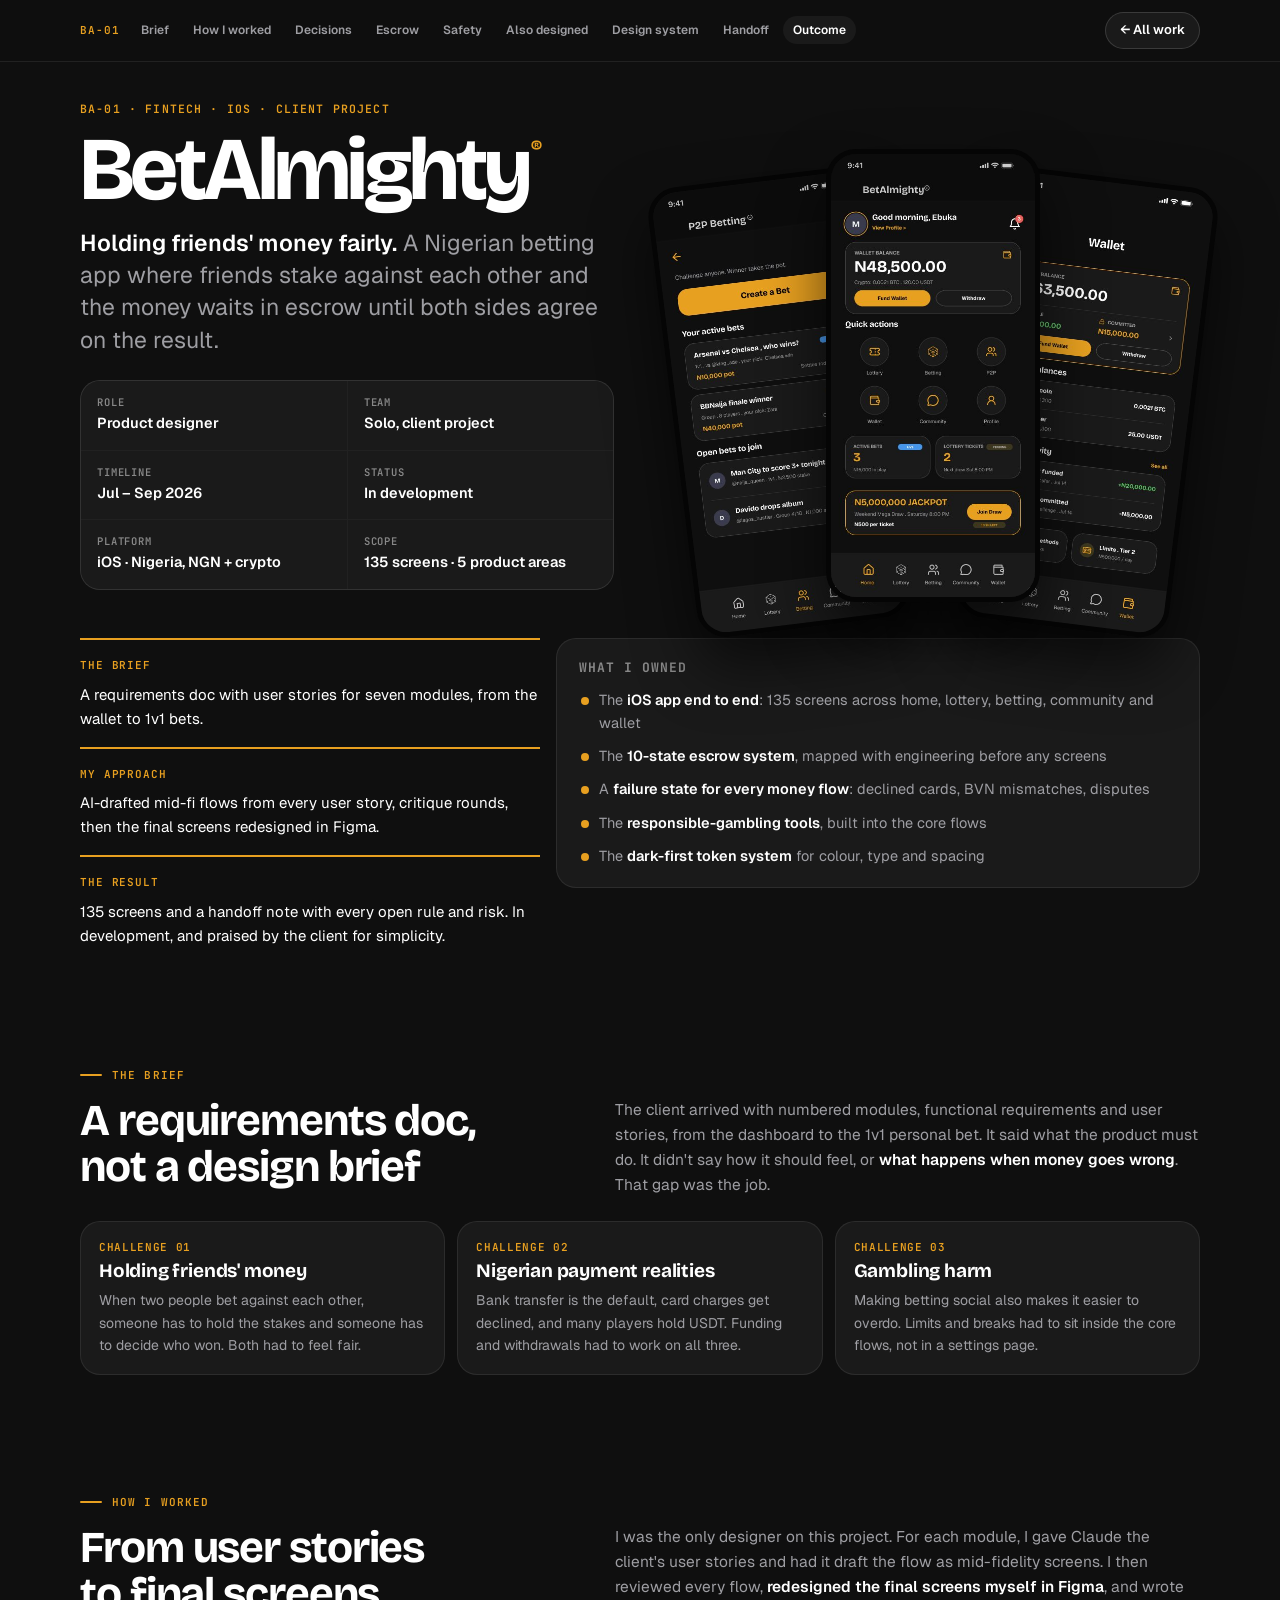
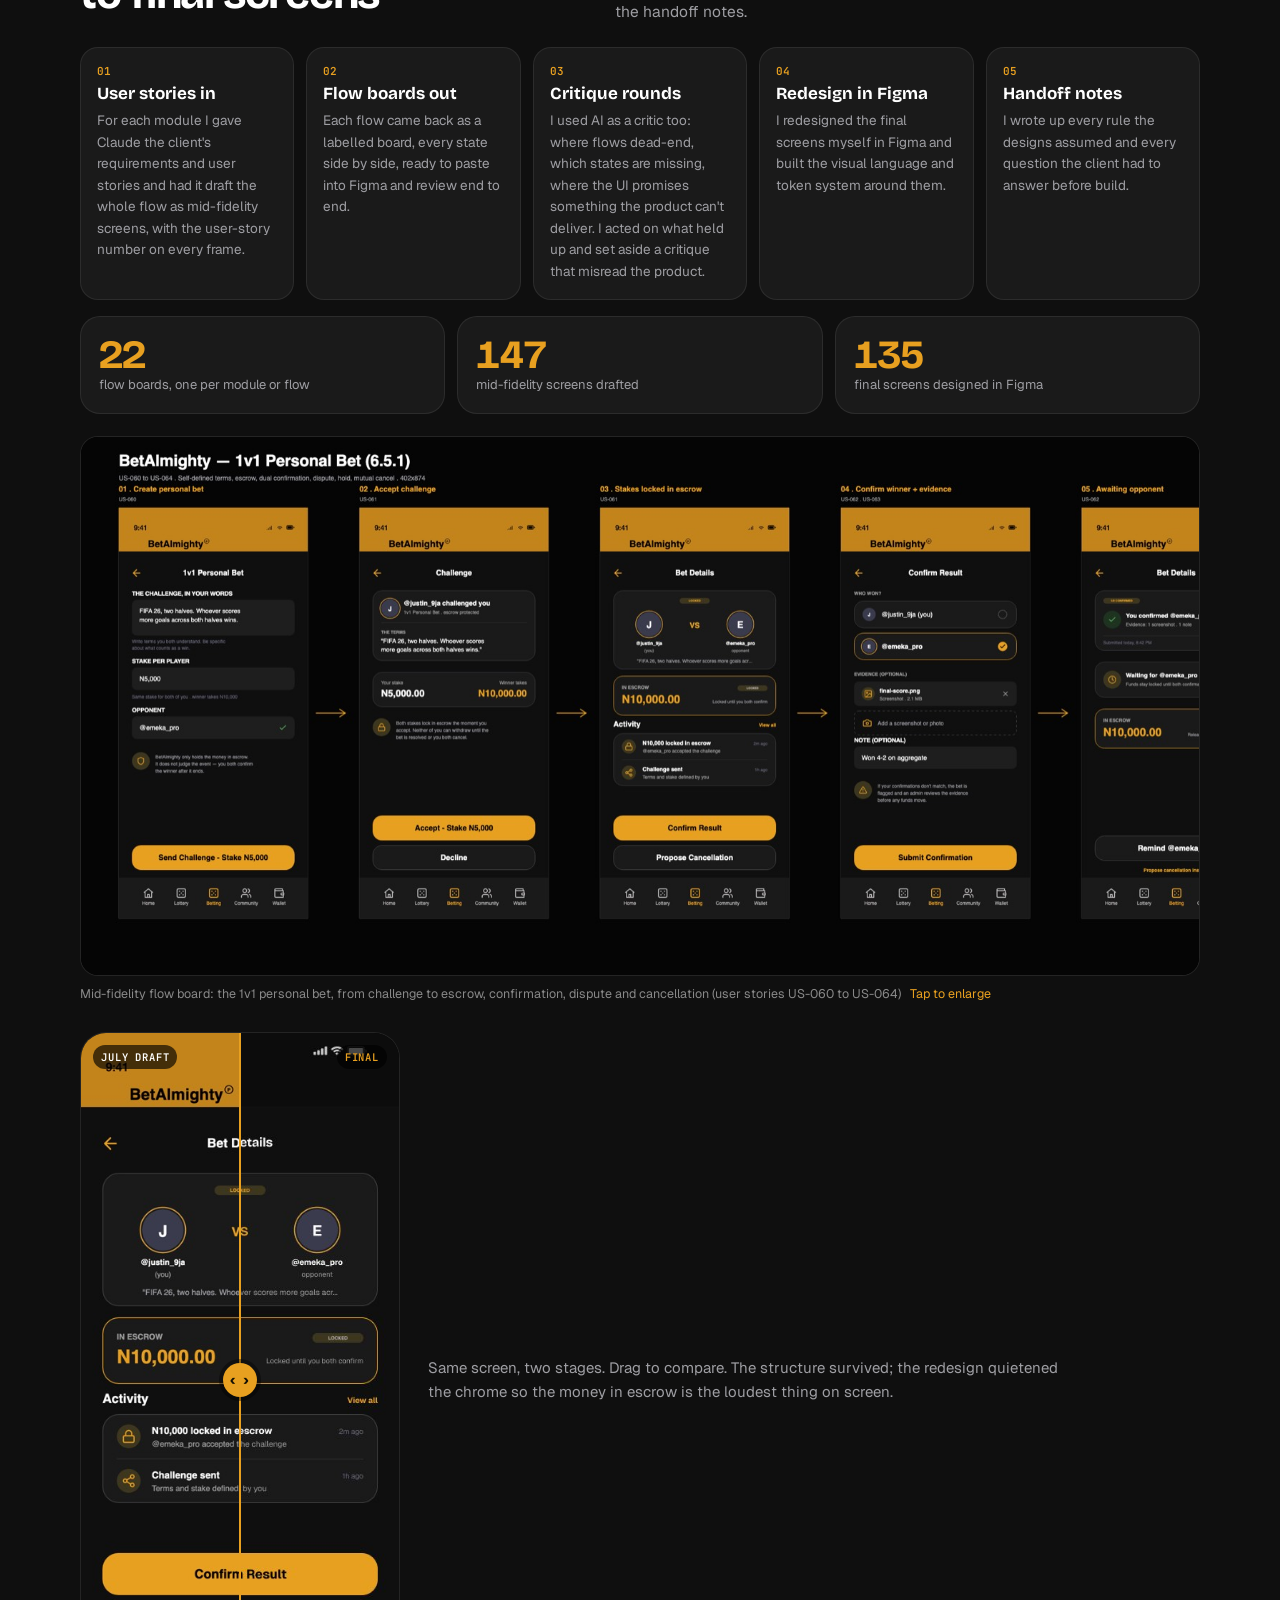
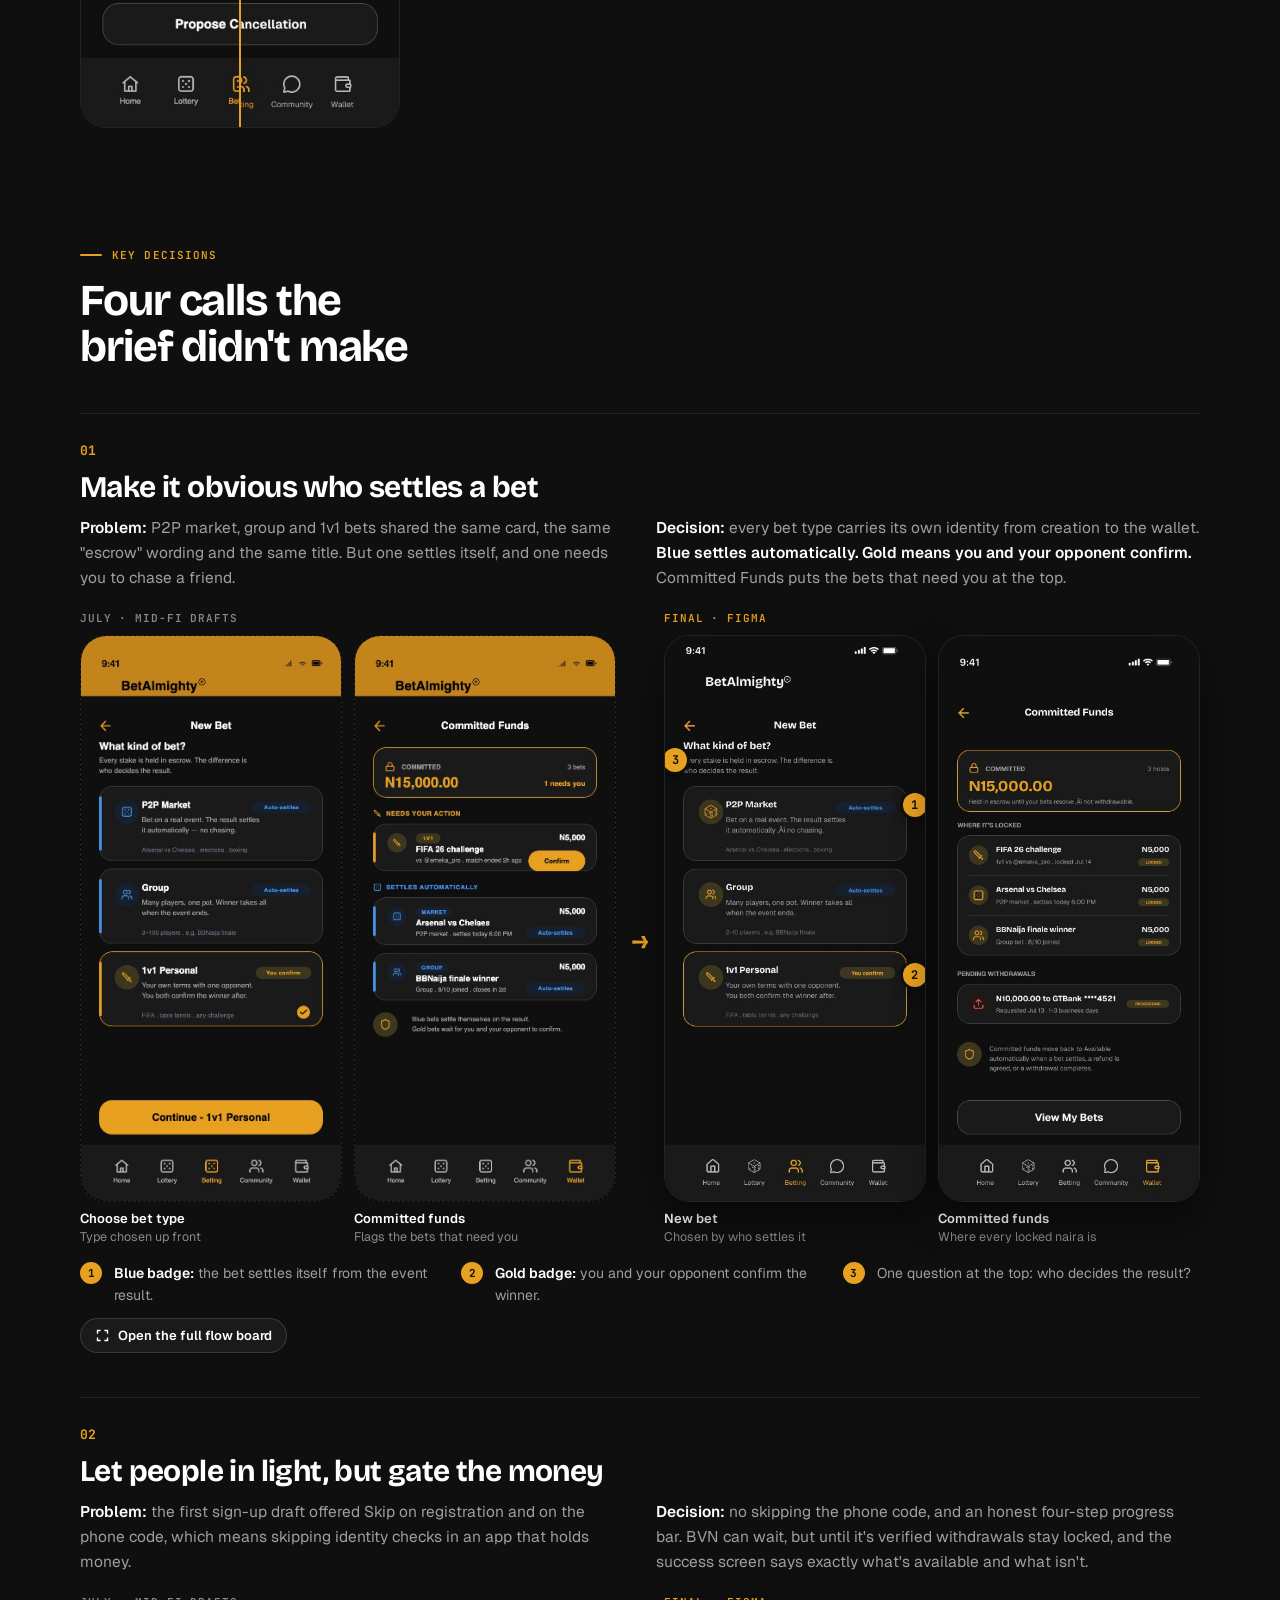
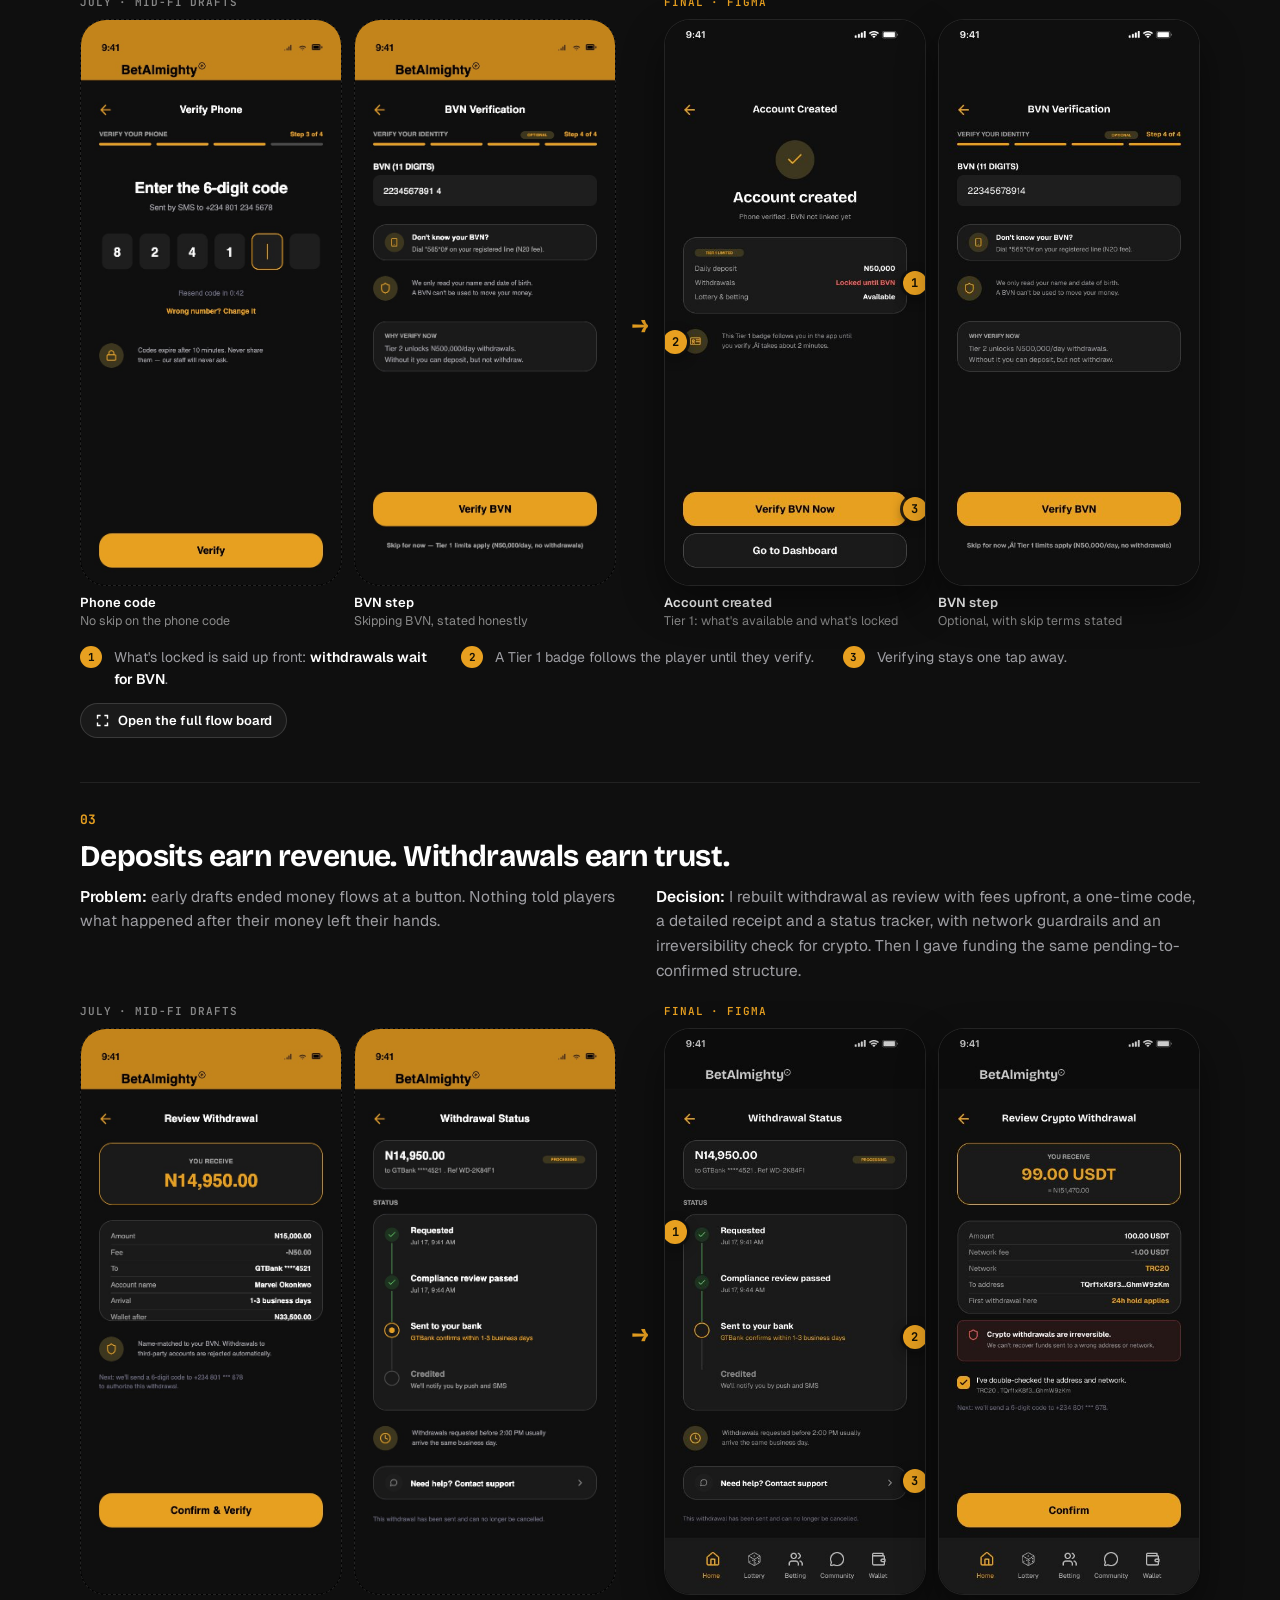
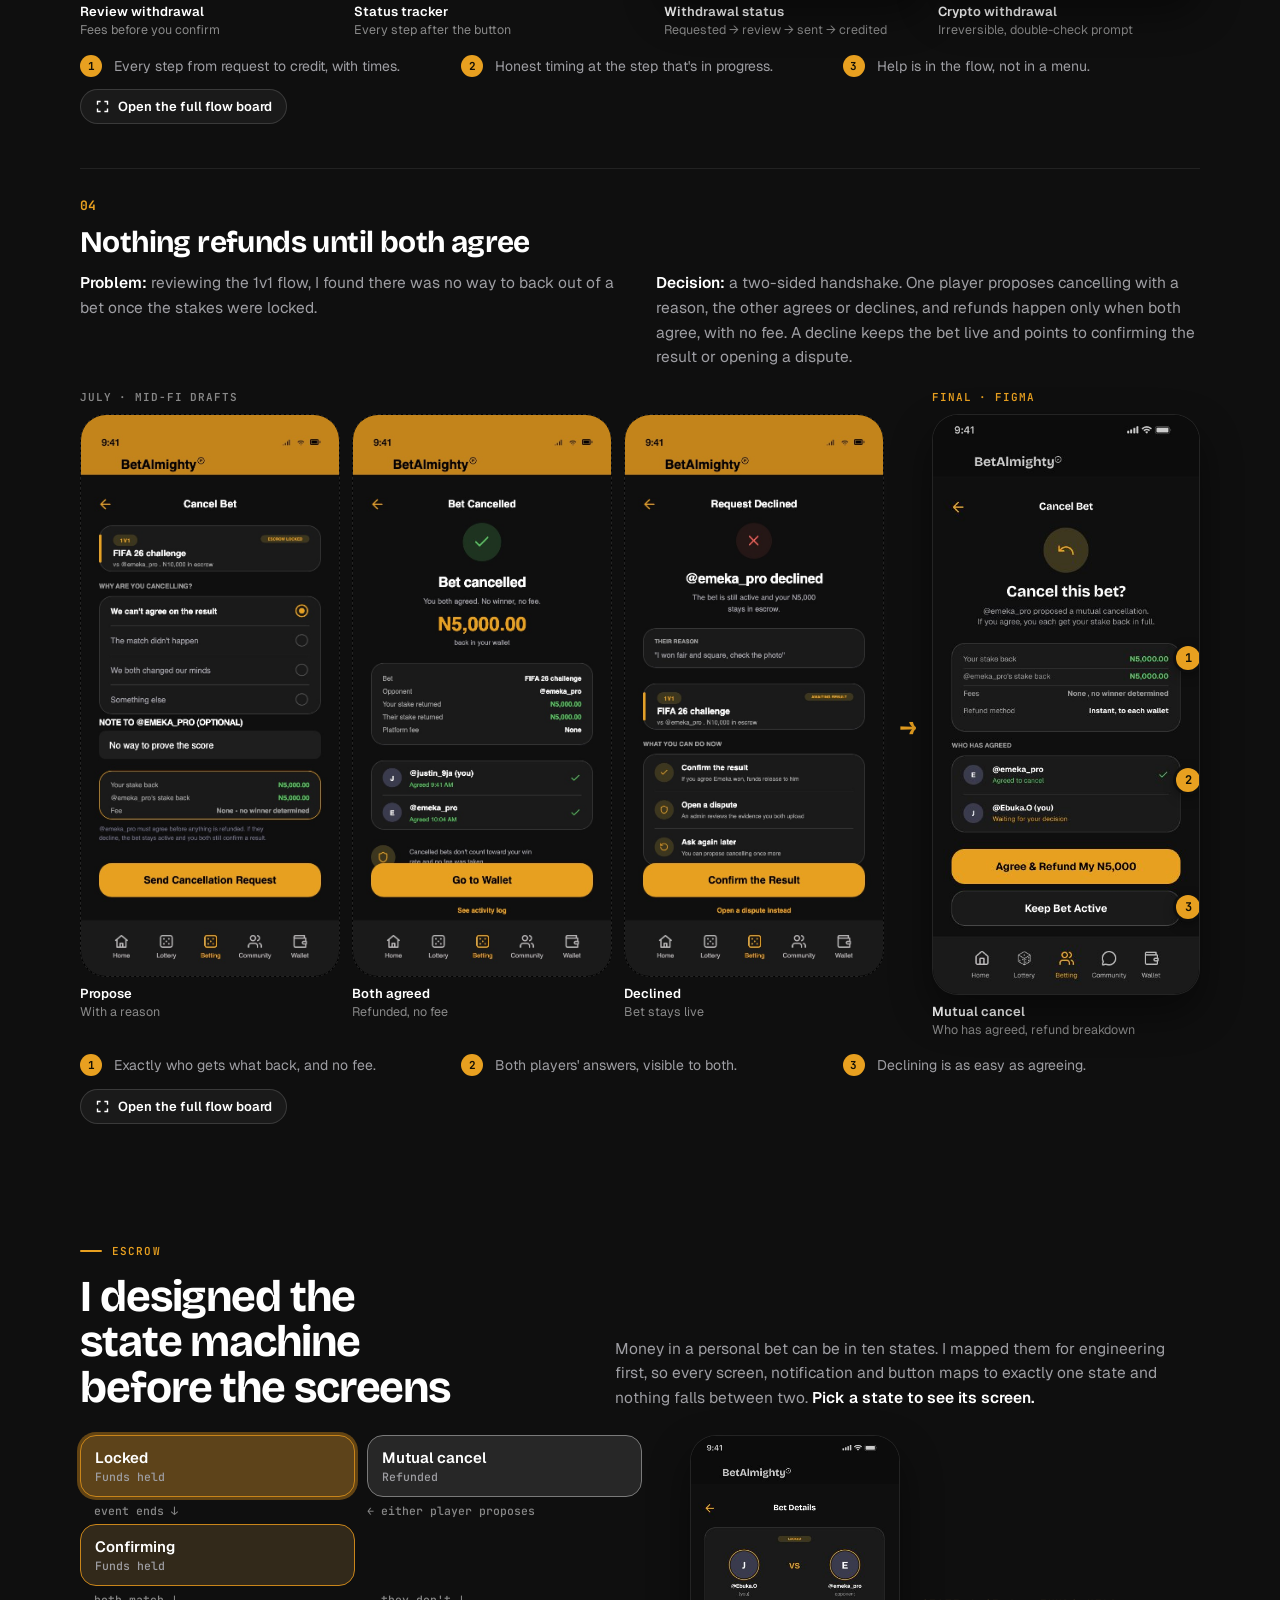
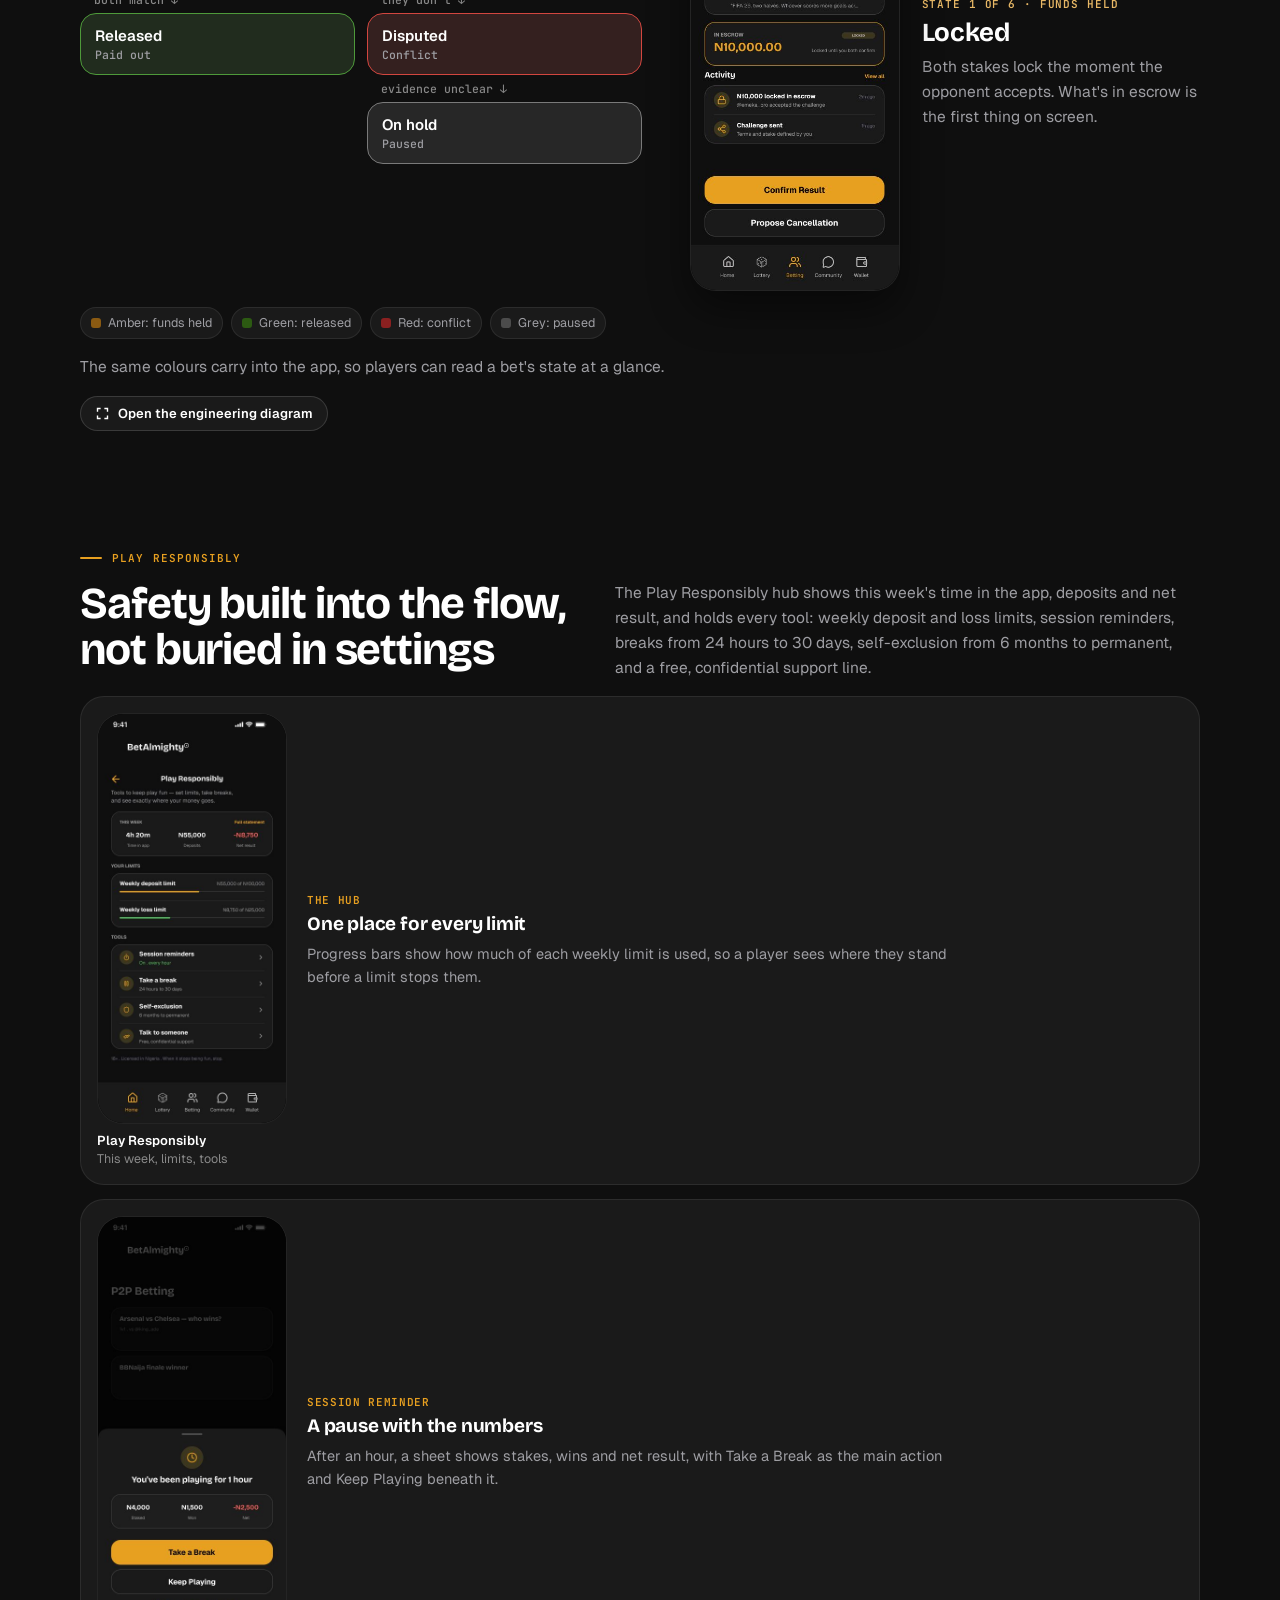
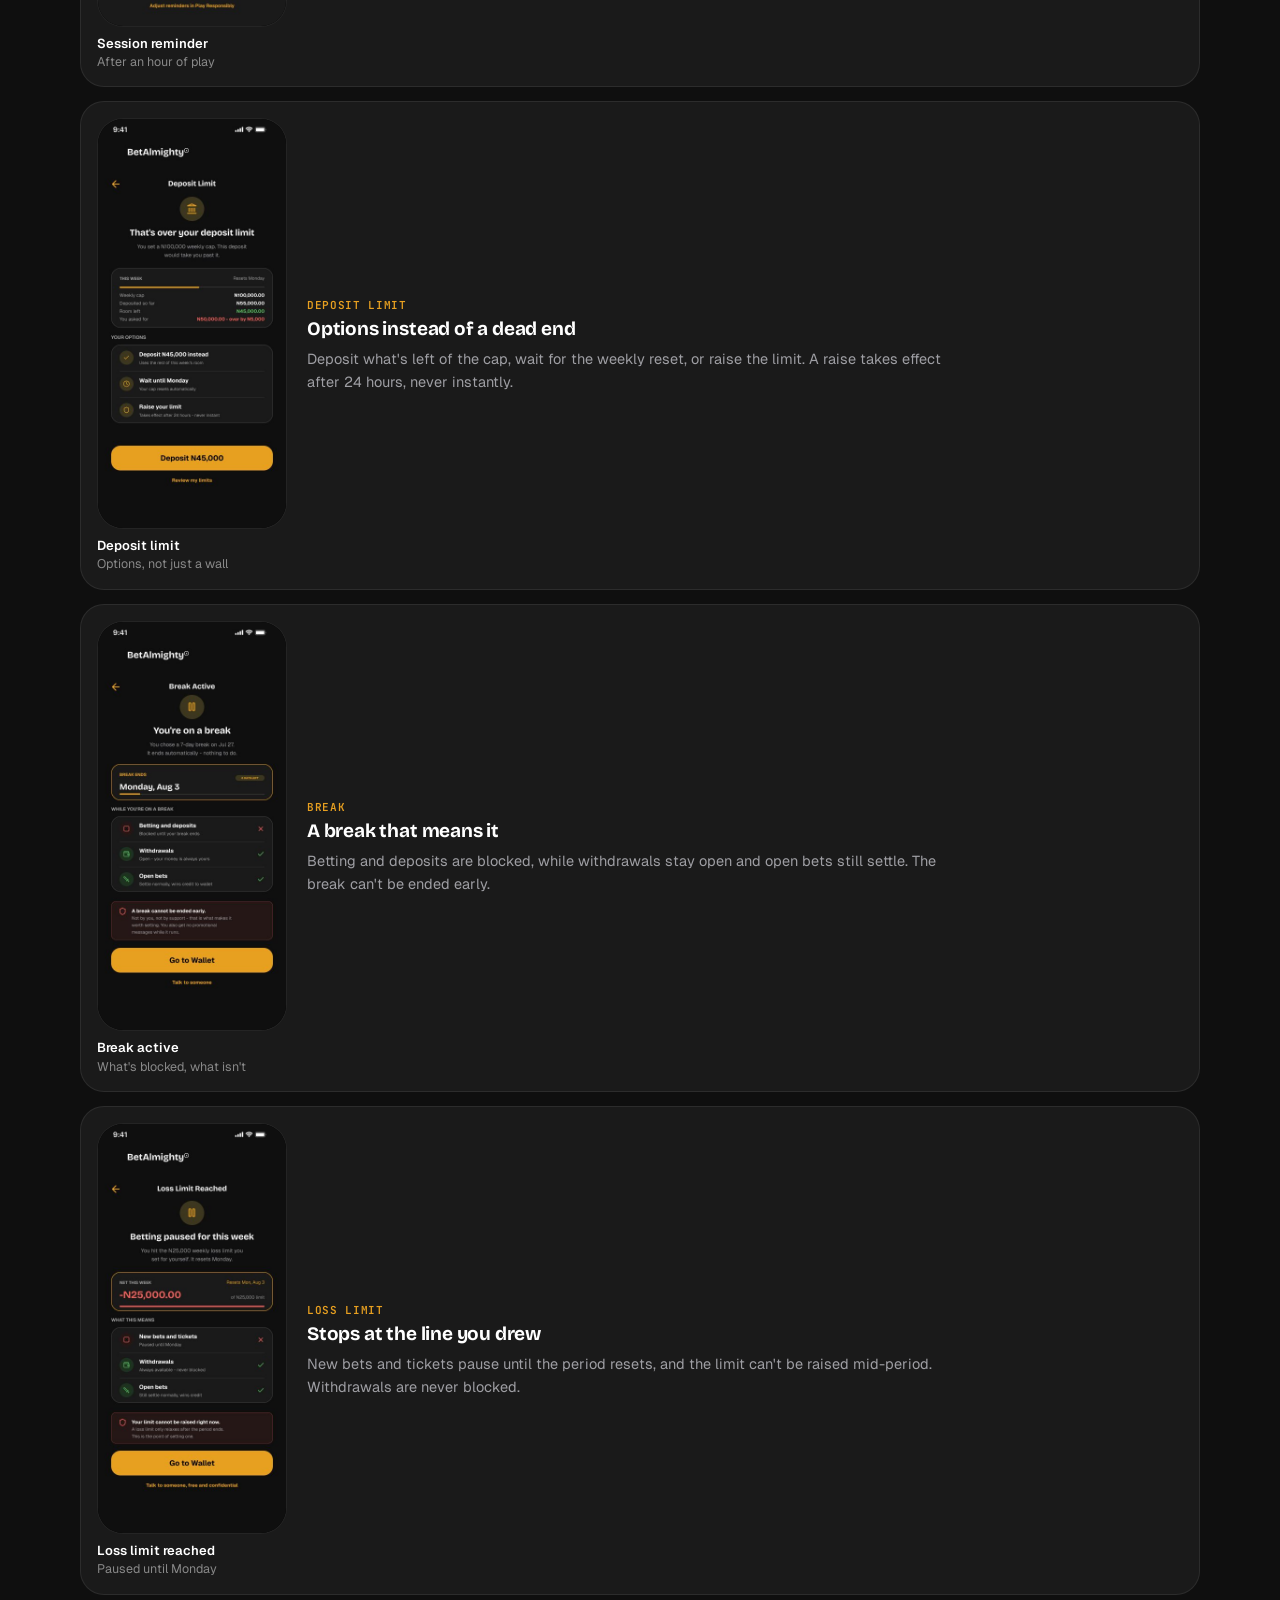
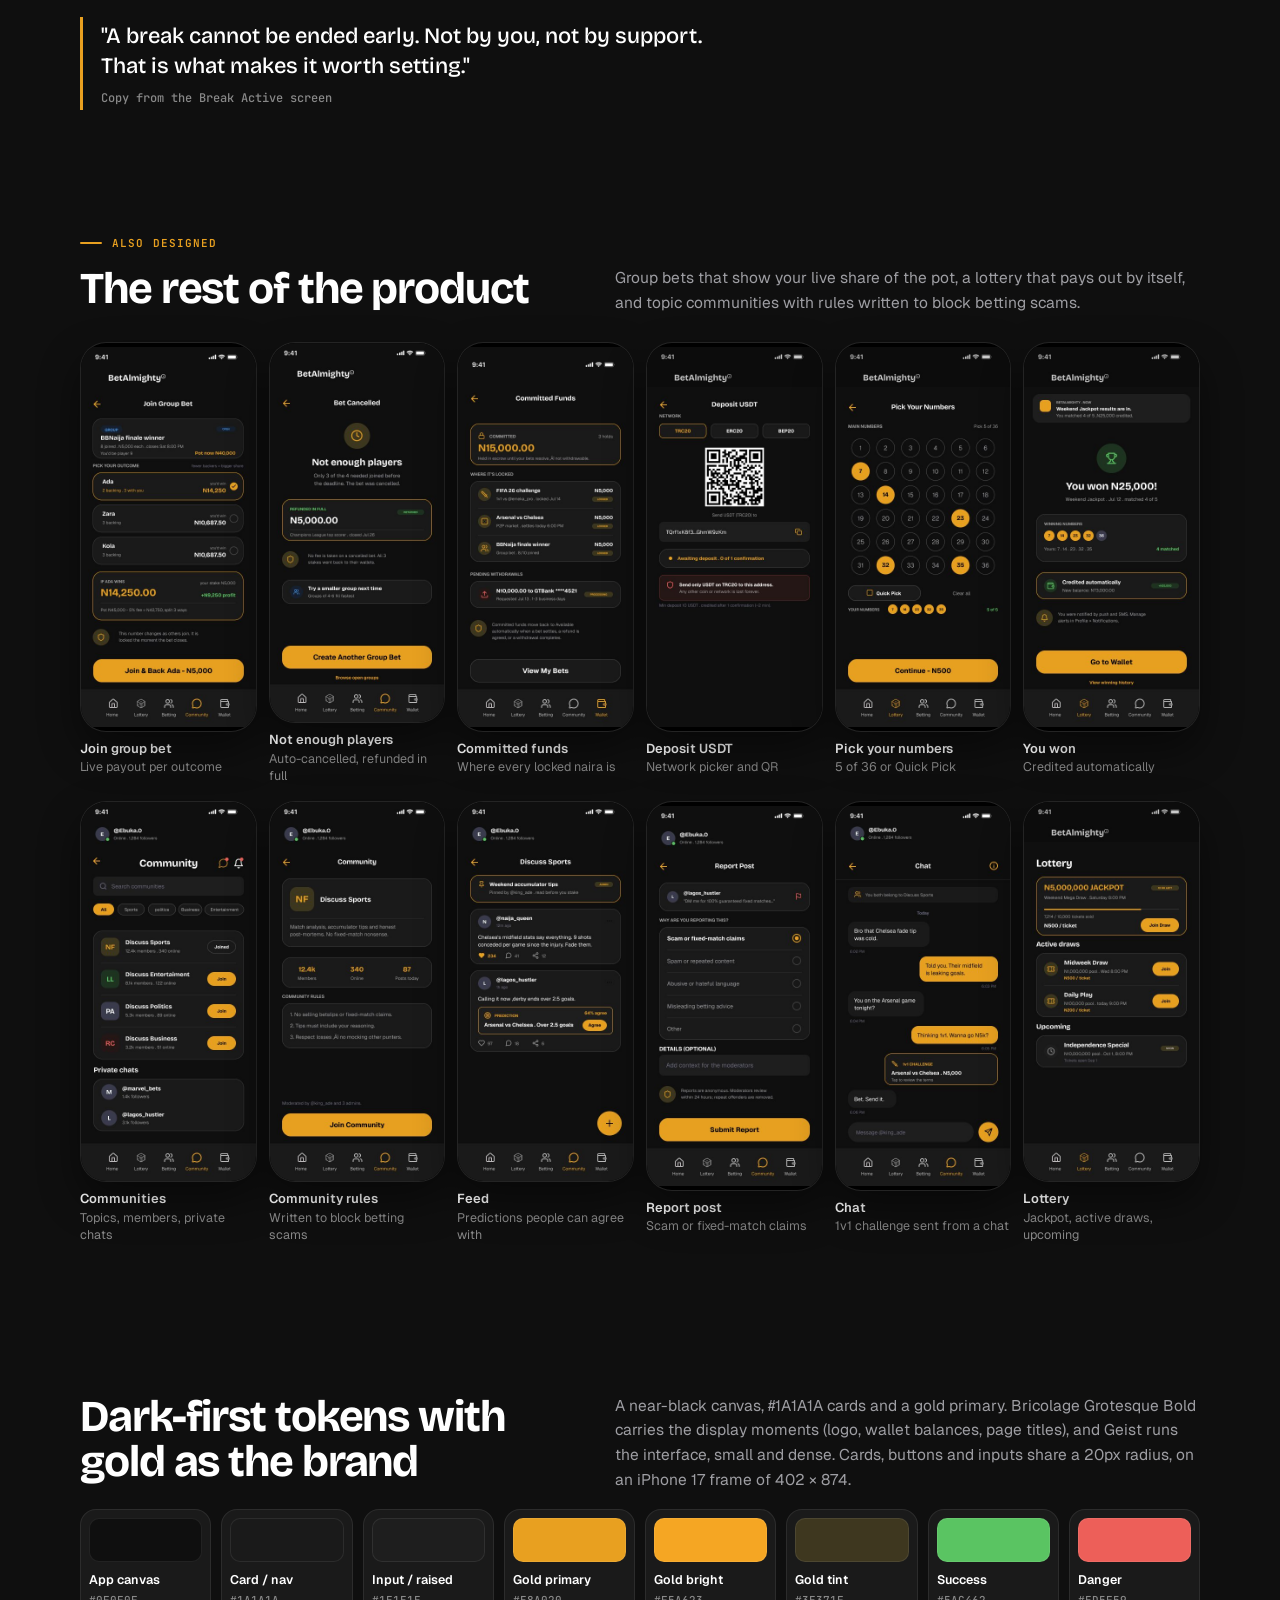
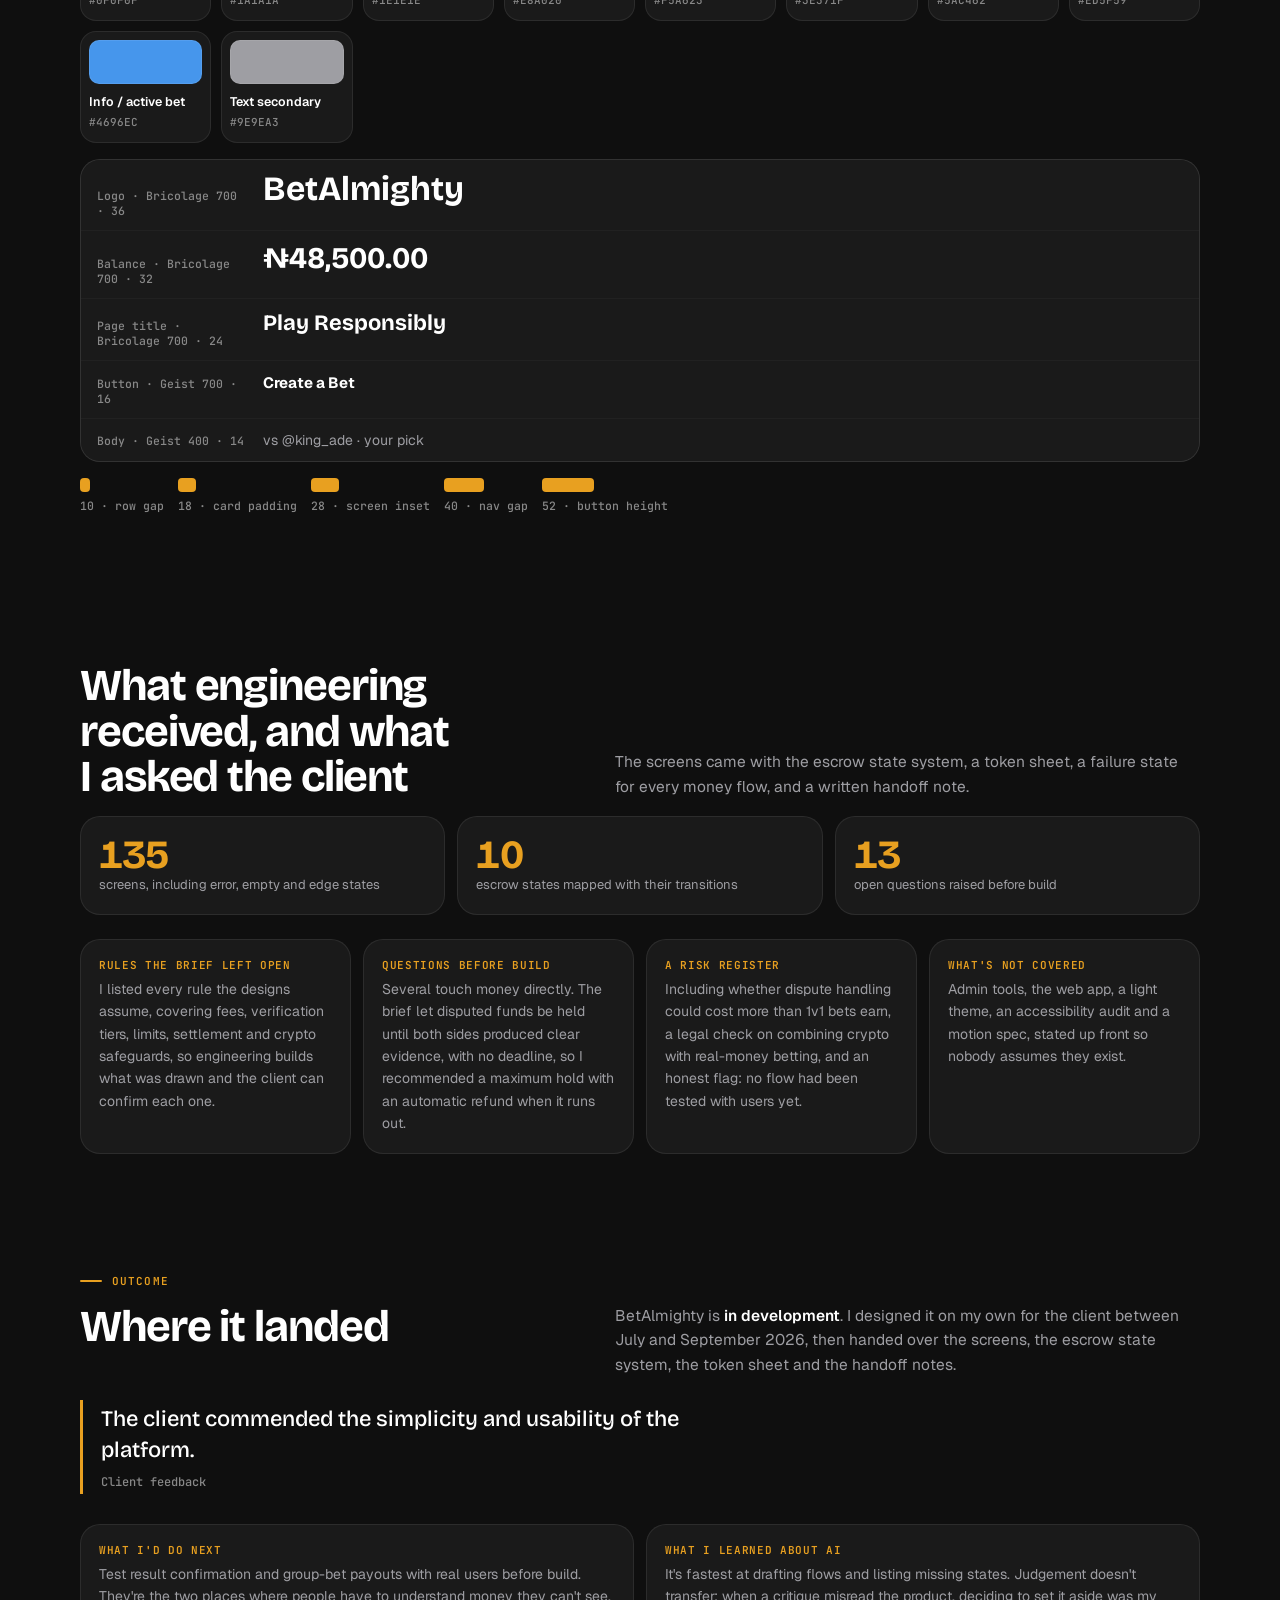
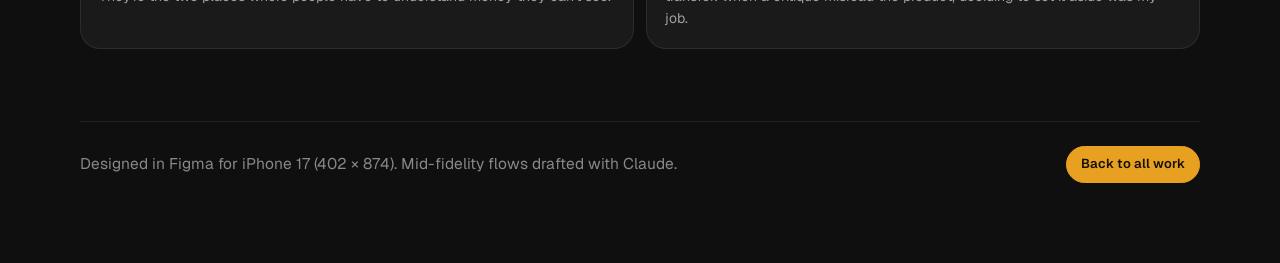
<file: betalmighty.html>
<!doctype html>
<html lang="en">
<head>
<meta charset="utf-8">
<meta name="viewport" content="width=device-width,initial-scale=1,viewport-fit=cover">
<meta name="description" content="BetAlmighty case study by Chukwuebuka Ogoke: escrow between friends, a naira and crypto wallet, and safety tools, across 135 iOS screens.">
<meta name="color-scheme" content="light dark">
<link rel="canonical" href="https://chukwuebukasportfolio.vercel.app/betalmighty">
<meta property="og:type" content="article">
<meta property="og:site_name" content="Chukwuebuka Ogoke">
<meta property="og:title" content="BetAlmighty: holding friends' money fairly">
<meta property="og:description" content="Case study by Chukwuebuka Ogoke, product designer. A 135-screen iOS betting app where friends' stakes wait in escrow until both sides agree.">
<meta property="og:url" content="https://chukwuebukasportfolio.vercel.app/betalmighty">
<meta property="og:image" content="https://chukwuebukasportfolio.vercel.app/og-betalmighty.jpg">
<meta property="og:image:width" content="1200">
<meta property="og:image:height" content="630">
<meta property="og:image:alt" content="BetAlmighty case study: app screens on a dark gold background">
<meta name="twitter:card" content="summary_large_image">
<link rel="icon" href="data:image/svg+xml,%3Csvg xmlns='http://www.w3.org/2000/svg' viewBox='2 0 30 30'%3E%3Cstyle%3Eg%7Bfill:%230B0C0F%7D%40media %28prefers-color-scheme:dark%29%7Bg%7Bfill:%23E9ECF2%7D%7D%3C/style%3E%3Cg%3E%3Cpath d='M15.6 15 C12 10.5 7.6 7.4 2.4 5.6 C3.8 8 4.6 10.2 4.4 12.6 C6.2 12 7.6 12.6 8.6 14.6 C10.4 13.8 11.9 15.4 12.6 17.8 C13.6 17.2 14.7 17.6 15.6 18.6Z'/%3E%3Cpath d='M18.4 15.4 C22.6 13.2 27 13.6 31.6 16.8 C29.6 17.4 28.6 18.8 28.4 20.8 C27 19.8 25.6 20.4 24.8 22.4 C23.4 21.2 22 21.6 20.9 23.2 C20.4 21.4 19.4 20.2 18.4 19.6Z'/%3E%3Cellipse cx='17' cy='17.6' rx='2.5' ry='4.1' transform='rotate%28-16 17 17.6%29'/%3E%3Ccircle cx='16.3' cy='12.7' r='2.1'/%3E%3Cpath d='M14.9 11.9 L14.4 8.9 L16.2 11.1Z M17.3 11 L18.6 8.8 L18.4 11.9Z'/%3E%3Cpath d='M17.9 21.2 L18.6 24.6 L16.7 21.7Z'/%3E%3C/g%3E%3C/svg%3E">
<style>html,body{margin:0}img{max-width:100%}[hidden]{display:none!important}:root{padding-top:env(safe-area-inset-top,0px);padding-bottom:env(safe-area-inset-bottom,0px)}</style>
<title>BetAlmighty case study · Chukwuebuka Ogoke</title>
<link rel="preconnect" href="https://fonts.googleapis.com">
<link rel="preconnect" href="https://fonts.gstatic.com" crossorigin>
<link rel="stylesheet" href="https://fonts.googleapis.com/css2?family=Bricolage+Grotesque:opsz,wght@12..96,500;12..96,700;12..96,800&family=Geist:wght@400;500;600;700&family=JetBrains+Mono:wght@500;600&display=swap">
<link rel="stylesheet" href="/assets/site.css?v=21">
</head>
<body class="case-page">
<main class="sheet" id="case">
  <article class="cs" id="csBody" aria-labelledby="csTitle">
    <div class="bar-top">
      <span class="crumb">BA-01</span>
      <nav class="toc" id="csToc" aria-label="Case study sections">
        <a href="#cs-brief">Brief</a><a href="#cs-workflow">How I worked</a><a href="#cs-decisions">Decisions</a><a href="#cs-escrow">Escrow</a><a href="#cs-safety">Safety</a><a href="#cs-more">Also designed</a><a href="#cs-system">Design system</a><a href="#cs-handoff">Handoff</a><a href="#cs-outcome">Outcome</a>
      </nav>
      <a class="x" id="csClose" href="/" data-home>← All work</a>
    </div>

    <div class="cover">
      <div class="ctext">
        <p class="kick">BA-01 · Fintech · iOS · Client project</p>
        <h1 id="csTitle">BetAlmighty<sup>®</sup></h1>
        <p class="lead"><b>Holding friends' money fairly.</b> A Nigerian betting app where friends stake against each other and the money waits in escrow until both sides agree on the result.</p>
        <div class="meta">
          <div><span>Role</span><b>Product designer</b></div>
          <div><span>Team</span><b>Solo, client project</b></div>
          <div><span>Timeline</span><b>Jul – Sep 2026</b></div>
          <div><span>Status</span><b>In development</b></div>
          <div><span>Platform</span><b>iOS · Nigeria, NGN + crypto</b></div>
          <div><span>Scope</span><b>135 screens · 5 product areas</b></div>
        </div>
      </div>
      <div class="cart" aria-hidden="true">
        <img src="ba/p2p.jpg" alt="" width="402" height="874">
        <img src="ba/home.jpg" alt="" width="402" height="874">
        <img src="ba/wallet.jpg" alt="" width="402" height="874">
      </div>
    </div>
    <div class="summary">
    <div class="glance">
      <div><span>The brief</span><p>A requirements doc with user stories for seven modules, from the wallet to 1v1 bets.</p></div>
      <div><span>My approach</span><p>AI-drafted mid-fi flows from every user story, critique rounds, then the final screens redesigned in Figma.</p></div>
      <div><span>The result</span><p>135 screens and a handoff note with every open rule and risk. In development, and praised by the client for simplicity.</p></div>
    </div>
    <div class="owned">
      <h2>What I owned</h2>
      <ul>
        <li>The <b>iOS app end to end</b>: 135 screens across home, lottery, betting, community and wallet</li>
        <li>The <b>10-state escrow system</b>, mapped with engineering before any screens</li>
        <li>A <b>failure state for every money flow</b>: declined cards, BVN mismatches, disputes</li>
        <li>The <b>responsible-gambling tools</b>, built into the core flows</li>
        <li>The <b>dark-first token system</b> for colour, type and spacing</li>
      </ul>
    </div>
    </div>
    <section id="cs-brief">
      <span class="eb">The brief</span>
      <h2>A requirements doc, not a design brief</h2>
      <p>The client arrived with numbered modules, functional requirements and user stories, from the dashboard to the 1v1 personal bet. It said what the product must do. It didn't say how it should feel, or <b>what happens when money goes wrong</b>. That gap was the job.</p>
      <div class="cards">
        <div class="card"><span class="k">Challenge 01</span><h3>Holding friends' money</h3><p>When two people bet against each other, someone has to hold the stakes and someone has to decide who won. Both had to feel fair.</p></div>
        <div class="card"><span class="k">Challenge 02</span><h3>Nigerian payment realities</h3><p>Bank transfer is the default, card charges get declined, and many players hold USDT. Funding and withdrawals had to work on all three.</p></div>
        <div class="card"><span class="k">Challenge 03</span><h3>Gambling harm</h3><p>Making betting social also makes it easier to overdo. Limits and breaks had to sit inside the core flows, not in a settings page.</p></div>
      </div>
    </section>

    <section id="cs-workflow">
      <span class="eb">How I worked</span>
      <h2>From user stories to final screens</h2>
      <p>I was the only designer on this project. For each module, I gave Claude the client's user stories and had it draft the flow as mid-fidelity screens. I then reviewed every flow, <b>redesigned the final screens myself in Figma</b>, and wrote the handoff notes.</p>
      <ol class="steps">
        <li><b>User stories in</b><p>For each module I gave Claude the client's requirements and user stories and had it draft the whole flow as mid-fidelity screens, with the user-story number on every frame.</p></li>
        <li><b>Flow boards out</b><p>Each flow came back as a labelled board, every state side by side, ready to paste into Figma and review end to end.</p></li>
        <li><b>Critique rounds</b><p>I used AI as a critic too: where flows dead-end, which states are missing, where the UI promises something the product can't deliver. I acted on what held up and set aside a critique that misread the product.</p></li>
        <li><b>Redesign in Figma</b><p>I redesigned the final screens myself in Figma and built the visual language and token system around them.</p></li>
        <li><b>Handoff notes</b><p>I wrote up every rule the designs assumed and every question the client had to answer before build.</p></li>
      </ol>
      <div class="stats">
        <div><b>22</b><span>flow boards, one per module or flow</span></div>
        <div><b>147</b><span>mid-fidelity screens drafted</span></div>
        <div><b>135</b><span>final screens designed in Figma</span></div>
      </div>
      <figure class="board strip"><button type="button" data-full="ba/wf/1v1-board.jpg" data-cap="Mid-fidelity flow board: the 1v1 personal bet, from challenge to escrow, confirmation, dispute and cancellation (user stories US-060 to US-064)" aria-label="Enlarge flow board"><img src="ba/wf/1v1-board.jpg" alt="Mid-fidelity flow board: the 1v1 personal bet, from challenge to escrow, confirmation, dispute and cancellation (user stories US-060 to US-064)" loading="lazy" width="3400" height="752"></button><figcaption>Mid-fidelity flow board: the 1v1 personal bet, from challenge to escrow, confirmation, dispute and cancellation (user stories US-060 to US-064) <span>Tap to enlarge</span></figcaption></figure>
      <div class="ba">
        <div class="slider" style="--pos:50%">
          <img src="ba/details.jpg" alt="Final Bet details screen, redesigned in Figma" loading="lazy" width="402" height="874">
          <img class="before" src="ba/wf/midfi-details.jpg" alt="July mid-fidelity draft of the same Bet details screen" loading="lazy" width="402" height="874">
          <span class="sl-k l">July draft</span><span class="sl-k r">Final</span>
          <span class="sl-bar" aria-hidden="true"><i></i></span>
          <input type="range" min="0" max="100" value="50" aria-label="Compare the July draft with the final design">
        </div>
        <p class="note">Same screen, two stages. Drag to compare. The structure survived; the redesign quietened the chrome so the money in escrow is the loudest thing on screen.</p>
      </div>
    </section>

    <section id="cs-decisions">
      <span class="eb">Key decisions</span>
      <h2>Four calls the brief didn't make</h2>
      <p>Each one started as a gap or a problem I found in the drafts.</p>

      <div class="dec">
        <span class="dn">01</span>
        <h3>Make it obvious who settles a bet</h3>
        <div class="dtext"><p><b>Problem:</b> P2P market, group and 1v1 bets shared the same card, the same "escrow" wording and the same title. But one settles itself, and one needs you to chase a friend.</p>
        <p><b>Decision:</b> every bet type carries its own identity from creation to the wallet. <b>Blue settles automatically. Gold means you and your opponent confirm.</b> Committed Funds puts the bets that need you at the top.</p></div>
        <div class="evo">
          <div class="evo-col"><span class="evo-k">July · mid-fi drafts</span><div class="evo-row"><figure class="shot mf"><button type="button" data-full="ba/wf/mf-bt-01-choose-type.jpg" data-cap="July mid-fi draft: Choose bet type" aria-label="Enlarge the mid-fi Choose bet type draft"><img src="ba/wf/mf-bt-01-choose-type.jpg" alt="Mid-fidelity July draft of the Choose bet type screen" loading="lazy" width="603" height="1311"></button><figcaption><b>Choose bet type</b>Type chosen up front</figcaption></figure><figure class="shot mf"><button type="button" data-full="ba/wf/mf-bt-02-committed-funds.jpg" data-cap="July mid-fi draft: Committed funds" aria-label="Enlarge the mid-fi Committed funds draft"><img src="ba/wf/mf-bt-02-committed-funds.jpg" alt="Mid-fidelity July draft of the Committed funds screen" loading="lazy" width="603" height="1311"></button><figcaption><b>Committed funds</b>Flags the bets that need you</figcaption></figure></div></div>
          <span class="evo-arrow" aria-hidden="true">→</span>
          <div class="evo-col fin"><span class="evo-k">Final · Figma</span><div class="evo-row"><figure class="shot"><button type="button" data-full="ba/newbet.jpg" data-cap="New bet: Chosen by who settles it" aria-label="Enlarge New bet screen"><img src="ba/newbet.jpg" alt="BetAlmighty New bet screen: Chosen by who settles it" loading="lazy" width="402" height="874"><span class="mk" style="--x:96%;--y:30%" aria-hidden="true">1</span><span class="mk" style="--x:96%;--y:60%" aria-hidden="true">2</span><span class="mk" style="--x:4%;--y:22%" aria-hidden="true">3</span></button><figcaption><b>New bet</b>Chosen by who settles it</figcaption></figure><figure class="shot"><button type="button" data-full="ba/committed.jpg" data-cap="Committed funds: Where every locked naira is" aria-label="Enlarge Committed funds screen"><img src="ba/committed.jpg" alt="BetAlmighty Committed funds screen: Where every locked naira is" loading="lazy" width="402" height="874"></button><figcaption><b>Committed funds</b>Where every locked naira is</figcaption></figure></div></div>
        </div>
        <ol class="callouts"><li><span><b>Blue badge:</b> the bet settles itself from the event result.</span></li><li><span><b>Gold badge:</b> you and your opponent confirm the winner.</span></li><li><span>One question at the top: who decides the result?</span></li></ol>
        <button type="button" class="boardlink" data-full="ba/wf/bettypes-board.jpg" data-cap="Bet-type differentiation: blue settles automatically, gold needs both players to confirm, carried into Committed Funds" data-wide><svg width="15" height="15" viewBox="0 0 24 24" fill="none" stroke="currentColor" stroke-width="2.2" aria-hidden="true"><path d="M4 9V4h5M20 9V4h-5M4 15v5h5M20 15v5h-5"/></svg>Open the full flow board</button>
      </div>

      <div class="dec">
        <span class="dn">02</span>
        <h3>Let people in light, but gate the money</h3>
        <div class="dtext"><p><b>Problem:</b> the first sign-up draft offered Skip on registration and on the phone code, which means skipping identity checks in an app that holds money.</p>
        <p><b>Decision:</b> no skipping the phone code, and an honest four-step progress bar. BVN can wait, but until it's verified withdrawals stay locked, and the success screen says exactly what's available and what isn't.</p></div>
        <div class="evo">
          <div class="evo-col"><span class="evo-k">July · mid-fi drafts</span><div class="evo-row"><figure class="shot mf"><button type="button" data-full="ba/wf/mf-auth-03-otp.jpg" data-cap="July mid-fi draft: Phone code" aria-label="Enlarge the mid-fi Phone code draft"><img src="ba/wf/mf-auth-03-otp.jpg" alt="Mid-fidelity July draft of the Phone code screen" loading="lazy" width="603" height="1311"></button><figcaption><b>Phone code</b>No skip on the phone code</figcaption></figure><figure class="shot mf"><button type="button" data-full="ba/wf/mf-auth-05-bvn.jpg" data-cap="July mid-fi draft: BVN step" aria-label="Enlarge the mid-fi BVN step draft"><img src="ba/wf/mf-auth-05-bvn.jpg" alt="Mid-fidelity July draft of the BVN step screen" loading="lazy" width="603" height="1311"></button><figcaption><b>BVN step</b>Skipping BVN, stated honestly</figcaption></figure></div></div>
          <span class="evo-arrow" aria-hidden="true">→</span>
          <div class="evo-col fin"><span class="evo-k">Final · Figma</span><div class="evo-row"><figure class="shot"><button type="button" data-full="ba/limited.jpg" data-cap="Account created: Tier 1: what&#x27;s available and what&#x27;s locked" aria-label="Enlarge Account created screen"><img src="ba/limited.jpg" alt="BetAlmighty Account created screen: Tier 1: what&#x27;s available and what&#x27;s locked" loading="lazy" width="402" height="874"><span class="mk" style="--x:96%;--y:46.5%" aria-hidden="true">1</span><span class="mk" style="--x:4%;--y:57%" aria-hidden="true">2</span><span class="mk" style="--x:96%;--y:86.5%" aria-hidden="true">3</span></button><figcaption><b>Account created</b>Tier 1: what&#x27;s available and what&#x27;s locked</figcaption></figure><figure class="shot"><button type="button" data-full="ba/bvn.jpg" data-cap="BVN step: Optional, with skip terms stated" aria-label="Enlarge BVN step screen"><img src="ba/bvn.jpg" alt="BetAlmighty BVN step screen: Optional, with skip terms stated" loading="lazy" width="402" height="874"></button><figcaption><b>BVN step</b>Optional, with skip terms stated</figcaption></figure></div></div>
        </div>
        <ol class="callouts"><li><span>What's locked is said up front: <b>withdrawals wait for BVN</b>.</span></li><li><span>A Tier 1 badge follows the player until they verify.</span></li><li><span>Verifying stays one tap away.</span></li></ol>
        <button type="button" class="boardlink" data-full="ba/wf/onboarding-board.jpg" data-cap="Onboarding and sign-up redesign: no phantom Skip, honest progress, error paths for the phone code and BVN, and a limited Tier 1 state" data-wide><svg width="15" height="15" viewBox="0 0 24 24" fill="none" stroke="currentColor" stroke-width="2.2" aria-hidden="true"><path d="M4 9V4h5M20 9V4h-5M4 15v5h5M20 15v5h-5"/></svg>Open the full flow board</button>
      </div>

      <div class="dec">
        <span class="dn">03</span>
        <h3>Deposits earn revenue. Withdrawals earn trust.</h3>
        <div class="dtext"><p><b>Problem:</b> early drafts ended money flows at a button. Nothing told players what happened after their money left their hands.</p>
        <p><b>Decision:</b> I rebuilt withdrawal as review with fees upfront, a one-time code, a detailed receipt and a status tracker, with network guardrails and an irreversibility check for crypto. Then I gave funding the same pending-to-confirmed structure.</p></div>
        <div class="evo">
          <div class="evo-col"><span class="evo-k">July · mid-fi drafts</span><div class="evo-row"><figure class="shot mf"><button type="button" data-full="ba/wf/mf-wd-02-review.jpg" data-cap="July mid-fi draft: Review withdrawal" aria-label="Enlarge the mid-fi Review withdrawal draft"><img src="ba/wf/mf-wd-02-review.jpg" alt="Mid-fidelity July draft of the Review withdrawal screen" loading="lazy" width="603" height="1311"></button><figcaption><b>Review withdrawal</b>Fees before you confirm</figcaption></figure><figure class="shot mf"><button type="button" data-full="ba/wf/mf-wd-05-status-tracker.jpg" data-cap="July mid-fi draft: Status tracker" aria-label="Enlarge the mid-fi Status tracker draft"><img src="ba/wf/mf-wd-05-status-tracker.jpg" alt="Mid-fidelity July draft of the Status tracker screen" loading="lazy" width="603" height="1311"></button><figcaption><b>Status tracker</b>Every step after the button</figcaption></figure></div></div>
          <span class="evo-arrow" aria-hidden="true">→</span>
          <div class="evo-col fin"><span class="evo-k">Final · Figma</span><div class="evo-row"><figure class="shot"><button type="button" data-full="ba/wstatus.jpg" data-cap="Withdrawal status: Requested → review → sent → credited" aria-label="Enlarge Withdrawal status screen"><img src="ba/wstatus.jpg" alt="BetAlmighty Withdrawal status screen: Requested → review → sent → credited" loading="lazy" width="402" height="874"><span class="mk" style="--x:4%;--y:36%" aria-hidden="true">1</span><span class="mk" style="--x:96%;--y:54.5%" aria-hidden="true">2</span><span class="mk" style="--x:96%;--y:80%" aria-hidden="true">3</span></button><figcaption><b>Withdrawal status</b>Requested → review → sent → credited</figcaption></figure><figure class="shot"><button type="button" data-full="ba/cryptowarn.jpg" data-cap="Crypto withdrawal: Irreversible, double-check prompt" aria-label="Enlarge Crypto withdrawal screen"><img src="ba/cryptowarn.jpg" alt="BetAlmighty Crypto withdrawal screen: Irreversible, double-check prompt" loading="lazy" width="402" height="874"></button><figcaption><b>Crypto withdrawal</b>Irreversible, double-check prompt</figcaption></figure></div></div>
        </div>
        <ol class="callouts"><li><span>Every step from request to credit, with times.</span></li><li><span>Honest timing at the step that's in progress.</span></li><li><span>Help is in the flow, not in a menu.</span></li></ol>
        <button type="button" class="boardlink" data-full="ba/wf/withdraw-board.jpg" data-cap="Withdrawal experience: review, two-factor code, receipt, status tracker, and crypto network guardrails" data-wide><svg width="15" height="15" viewBox="0 0 24 24" fill="none" stroke="currentColor" stroke-width="2.2" aria-hidden="true"><path d="M4 9V4h5M20 9V4h-5M4 15v5h5M20 15v5h-5"/></svg>Open the full flow board</button>
      </div>

      <div class="dec">
        <span class="dn">04</span>
        <h3>Nothing refunds until both agree</h3>
        <div class="dtext"><p><b>Problem:</b> reviewing the 1v1 flow, I found there was no way to back out of a bet once the stakes were locked.</p>
        <p><b>Decision:</b> a two-sided handshake. One player proposes cancelling with a reason, the other agrees or declines, and refunds happen only when both agree, with no fee. A decline keeps the bet live and points to confirming the result or opening a dispute.</p></div>
        <div class="evo">
          <div class="evo-col"><span class="evo-k">July · mid-fi drafts</span><div class="evo-row"><figure class="shot mf"><button type="button" data-full="ba/wf/mf-1v1-11-propose-cancel.jpg" data-cap="July mid-fi draft: Propose" aria-label="Enlarge the mid-fi Propose draft"><img src="ba/wf/mf-1v1-11-propose-cancel.jpg" alt="Mid-fidelity July draft of the Propose screen" loading="lazy" width="603" height="1311"></button><figcaption><b>Propose</b>With a reason</figcaption></figure><figure class="shot mf"><button type="button" data-full="ba/wf/mf-1v1-13-cancel-refunded.jpg" data-cap="July mid-fi draft: Both agreed" aria-label="Enlarge the mid-fi Both agreed draft"><img src="ba/wf/mf-1v1-13-cancel-refunded.jpg" alt="Mid-fidelity July draft of the Both agreed screen" loading="lazy" width="603" height="1311"></button><figcaption><b>Both agreed</b>Refunded, no fee</figcaption></figure><figure class="shot mf"><button type="button" data-full="ba/wf/mf-1v1-14-cancel-declined.jpg" data-cap="July mid-fi draft: Declined" aria-label="Enlarge the mid-fi Declined draft"><img src="ba/wf/mf-1v1-14-cancel-declined.jpg" alt="Mid-fidelity July draft of the Declined screen" loading="lazy" width="603" height="1311"></button><figcaption><b>Declined</b>Bet stays live</figcaption></figure></div></div>
          <span class="evo-arrow" aria-hidden="true">→</span>
          <div class="evo-col fin"><span class="evo-k">Final · Figma</span><div class="evo-row"><figure class="shot"><button type="button" data-full="ba/cancel.jpg" data-cap="Mutual cancel: Who has agreed, refund breakdown" aria-label="Enlarge Mutual cancel screen"><img src="ba/cancel.jpg" alt="BetAlmighty Mutual cancel screen: Who has agreed, refund breakdown" loading="lazy" width="402" height="874"><span class="mk" style="--x:96%;--y:42%" aria-hidden="true">1</span><span class="mk" style="--x:96%;--y:63%" aria-hidden="true">2</span><span class="mk" style="--x:96%;--y:85%" aria-hidden="true">3</span></button><figcaption><b>Mutual cancel</b>Who has agreed, refund breakdown</figcaption></figure></div></div>
        </div>
        <ol class="callouts"><li><span>Exactly who gets what back, and no fee.</span></li><li><span>Both players' answers, visible to both.</span></li><li><span>Declining is as easy as agreeing.</span></li></ol>
        <button type="button" class="boardlink" data-full="ba/wf/cancel-board.jpg" data-cap="Mutual cancellation, added after review: propose, wait, opponent decides, refunded or declined" data-wide><svg width="15" height="15" viewBox="0 0 24 24" fill="none" stroke="currentColor" stroke-width="2.2" aria-hidden="true"><path d="M4 9V4h5M20 9V4h-5M4 15v5h5M20 15v5h-5"/></svg>Open the full flow board</button>
      </div>
    </section>

    <section id="cs-escrow">
      <span class="eb">Escrow</span>
      <h2>I designed the state machine before the screens</h2>
      <p>Money in a personal bet can be in ten states. I mapped them for engineering first, so every screen, notification and button maps to exactly one state and nothing falls between two. <b>Pick a state to see its screen.</b></p>
      <div class="esx" data-states="[{&quot;n&quot;: &quot;Locked&quot;, &quot;c&quot;: &quot;amber&quot;, &quot;l&quot;: &quot;Funds held&quot;, &quot;d&quot;: &quot;Both stakes lock the moment the opponent accepts. What&#x27;s in escrow is the first thing on screen.&quot;}, {&quot;n&quot;: &quot;Confirming&quot;, &quot;c&quot;: &quot;amber&quot;, &quot;l&quot;: &quot;Funds held&quot;, &quot;d&quot;: &quot;When the event ends, each player picks the winner and can attach evidence.&quot;}, {&quot;n&quot;: &quot;Released&quot;, &quot;c&quot;: &quot;green&quot;, &quot;l&quot;: &quot;Paid out&quot;, &quot;d&quot;: &quot;Both confirmations match: the pot is released instantly, with no admin involved.&quot;}, {&quot;n&quot;: &quot;Disputed&quot;, &quot;c&quot;: &quot;red&quot;, &quot;l&quot;: &quot;Conflict&quot;, &quot;d&quot;: &quot;Confirmations don&#x27;t match, so the bet becomes a dispute. An admin reviews the evidence both sides upload, usually within 24 hours.&quot;}, {&quot;n&quot;: &quot;On hold&quot;, &quot;c&quot;: &quot;grey&quot;, &quot;l&quot;: &quot;Paused&quot;, &quot;d&quot;: &quot;Evidence is unclear: funds stay on hold until clearer evidence arrives or both agree to cancel.&quot;}, {&quot;n&quot;: &quot;Mutual cancel&quot;, &quot;c&quot;: &quot;grey&quot;, &quot;l&quot;: &quot;Refunded&quot;, &quot;d&quot;: &quot;Either player can propose cancelling. If both agree, each stake goes back in full with no fee.&quot;}]">
        <div class="esx-map" role="tablist" aria-label="Escrow states" aria-orientation="vertical">
          <button type="button" role="tab" class="st amber" style="grid-area:lock" id="esx-t0" aria-controls="esxPanel" aria-selected="true" tabindex="0" data-k="0"><b>Locked</b><small>Funds held</small></button><button type="button" role="tab" class="st amber" style="grid-area:conf" id="esx-t1" aria-controls="esxPanel" aria-selected="false" tabindex="-1" data-k="1"><b>Confirming</b><small>Funds held</small></button><button type="button" role="tab" class="st green" style="grid-area:rel" id="esx-t2" aria-controls="esxPanel" aria-selected="false" tabindex="-1" data-k="2"><b>Released</b><small>Paid out</small></button><button type="button" role="tab" class="st red" style="grid-area:disp" id="esx-t3" aria-controls="esxPanel" aria-selected="false" tabindex="-1" data-k="3"><b>Disputed</b><small>Conflict</small></button><button type="button" role="tab" class="st grey" style="grid-area:hold" id="esx-t4" aria-controls="esxPanel" aria-selected="false" tabindex="-1" data-k="4"><b>On hold</b><small>Paused</small></button><button type="button" role="tab" class="st grey" style="grid-area:cancel" id="esx-t5" aria-controls="esxPanel" aria-selected="false" tabindex="-1" data-k="5"><b>Mutual cancel</b><small>Refunded</small></button>
          <span class="cn" style="grid-area:c1">event ends ↓</span>
          <span class="cn" style="grid-area:c2">both match ↓</span>
          <span class="cn" style="grid-area:c3">they don't ↓</span>
          <span class="cn" style="grid-area:c4">evidence unclear ↓</span>
          <span class="cn side" style="grid-area:c5">← either player proposes</span>
        </div>
        <div class="esx-view" role="tabpanel" id="esxPanel" aria-labelledby="esx-t0">
          <div class="esx-phone"><img src="ba/details.jpg" alt="BetAlmighty screen in the Locked state" loading="lazy" width="402" height="874" class="on" data-k="0"><img src="ba/confirm.jpg" alt="BetAlmighty screen in the Confirming state" loading="lazy" width="402" height="874" class="" data-k="1"><img src="ba/settled.jpg" alt="BetAlmighty screen in the Released state" loading="lazy" width="402" height="874" class="" data-k="2"><img src="ba/dispute.jpg" alt="BetAlmighty screen in the Disputed state" loading="lazy" width="402" height="874" class="" data-k="3"><img src="ba/hold.jpg" alt="BetAlmighty screen in the On hold state" loading="lazy" width="402" height="874" class="" data-k="4"><img src="ba/cancel.jpg" alt="BetAlmighty screen in the Mutual cancel state" loading="lazy" width="402" height="874" class="" data-k="5"></div>
          <div class="esx-text"><span class="esx-k amber">State 1 of 6 · Funds held</span><h3>Locked</h3><p>Both stakes lock the moment the opponent accepts. What's in escrow is the first thing on screen.</p></div>
        </div>
      </div>
      <div class="legend">
        <span><i style="background:#8A5A12"></i>Amber: funds held</span>
        <span><i style="background:#2C5A12"></i>Green: released</span>
        <span><i style="background:#8A2020"></i>Red: conflict</span>
        <span><i style="background:#4B4B4B"></i>Grey: paused</span>
      </div>
      <p>The same colours carry into the app, so players can read a bet's state at a glance.</p>
      <button type="button" class="boardlink" data-full="ba/escrow.jpg" data-cap="Escrow state system for engineering: all ten states and their transitions"><svg width="15" height="15" viewBox="0 0 24 24" fill="none" stroke="currentColor" stroke-width="2.2" aria-hidden="true"><path d="M4 9V4h5M20 9V4h-5M4 15v5h5M20 15v5h-5"/></svg>Open the engineering diagram</button>
    </section>

    <section id="cs-safety">
      <span class="eb">Play responsibly</span>
      <h2>Safety built into the flow, not buried in settings</h2>
      <p>The Play Responsibly hub shows this week's time in the app, deposits and net result, and holds every tool: weekly deposit and loss limits, session reminders, breaks from 24 hours to 30 days, self-exclusion from 6 months to permanent, and a free, confidential support line.</p>
      <div class="rg">
        <div class="rgrow"><figure class="shot"><button type="button" data-full="ba/rghub.jpg" data-cap="Play Responsibly: This week, limits, tools" aria-label="Enlarge Play Responsibly screen"><img src="ba/rghub.jpg" alt="BetAlmighty Play Responsibly screen: This week, limits, tools" loading="lazy" width="402" height="874"></button><figcaption><b>Play Responsibly</b>This week, limits, tools</figcaption></figure><div><div class="q">The hub</div><h3>One place for every limit</h3><p>Progress bars show how much of each weekly limit is used, so a player sees where they stand before a limit stops them.</p></div></div>
        <div class="rgrow"><figure class="shot"><button type="button" data-full="ba/rgsession.jpg" data-cap="Session reminder: After an hour of play" aria-label="Enlarge Session reminder screen"><img src="ba/rgsession.jpg" alt="BetAlmighty Session reminder screen: After an hour of play" loading="lazy" width="402" height="874"></button><figcaption><b>Session reminder</b>After an hour of play</figcaption></figure><div><div class="q">Session reminder</div><h3>A pause with the numbers</h3><p>After an hour, a sheet shows stakes, wins and net result, with Take a Break as the main action and Keep Playing beneath it.</p></div></div>
        <div class="rgrow"><figure class="shot"><button type="button" data-full="ba/rgdeposit.jpg" data-cap="Deposit limit: Options, not just a wall" aria-label="Enlarge Deposit limit screen"><img src="ba/rgdeposit.jpg" alt="BetAlmighty Deposit limit screen: Options, not just a wall" loading="lazy" width="402" height="874"></button><figcaption><b>Deposit limit</b>Options, not just a wall</figcaption></figure><div><div class="q">Deposit limit</div><h3>Options instead of a dead end</h3><p>Deposit what's left of the cap, wait for the weekly reset, or raise the limit. A raise takes effect after 24 hours, never instantly.</p></div></div>
        <div class="rgrow"><figure class="shot"><button type="button" data-full="ba/rgbreak.jpg" data-cap="Break active: What&#x27;s blocked, what isn&#x27;t" aria-label="Enlarge Break active screen"><img src="ba/rgbreak.jpg" alt="BetAlmighty Break active screen: What&#x27;s blocked, what isn&#x27;t" loading="lazy" width="402" height="874"></button><figcaption><b>Break active</b>What&#x27;s blocked, what isn&#x27;t</figcaption></figure><div><div class="q">Break</div><h3>A break that means it</h3><p>Betting and deposits are blocked, while withdrawals stay open and open bets still settle. The break can't be ended early.</p></div></div>
        <div class="rgrow"><figure class="shot"><button type="button" data-full="ba/rgloss.jpg" data-cap="Loss limit reached: Paused until Monday" aria-label="Enlarge Loss limit reached screen"><img src="ba/rgloss.jpg" alt="BetAlmighty Loss limit reached screen: Paused until Monday" loading="lazy" width="402" height="874"></button><figcaption><b>Loss limit reached</b>Paused until Monday</figcaption></figure><div><div class="q">Loss limit</div><h3>Stops at the line you drew</h3><p>New bets and tickets pause until the period resets, and the limit can't be raised mid-period. Withdrawals are never blocked.</p></div></div>
      </div>
      <p class="pull">"A break cannot be ended early. Not by you, not by support. That is what makes it worth setting."<small>Copy from the Break Active screen</small></p>
    </section>

    <section id="cs-more">
      <span class="eb">Also designed</span>
      <h2>The rest of the product</h2>
      <p>Group bets that show your live share of the pot, a lottery that pays out by itself, and topic communities with rules written to block betting scams.</p>
      <div class="phones">
        <figure class="shot"><button type="button" data-full="ba/grpjoin.jpg" data-cap="Join group bet: Live payout per outcome" aria-label="Enlarge Join group bet screen"><img src="ba/grpjoin.jpg" alt="BetAlmighty Join group bet screen: Live payout per outcome" loading="lazy" width="402" height="874"></button><figcaption><b>Join group bet</b>Live payout per outcome</figcaption></figure>
        <figure class="shot"><button type="button" data-full="ba/notenough.jpg" data-cap="Not enough players: Auto-cancelled, refunded in full" aria-label="Enlarge Not enough players screen"><img src="ba/notenough.jpg" alt="BetAlmighty Not enough players screen: Auto-cancelled, refunded in full" loading="lazy" width="402" height="874"></button><figcaption><b>Not enough players</b>Auto-cancelled, refunded in full</figcaption></figure>
        <figure class="shot"><button type="button" data-full="ba/committed.jpg" data-cap="Committed funds: Where every locked naira is" aria-label="Enlarge Committed funds screen"><img src="ba/committed.jpg" alt="BetAlmighty Committed funds screen: Where every locked naira is" loading="lazy" width="402" height="874"></button><figcaption><b>Committed funds</b>Where every locked naira is</figcaption></figure>
        <figure class="shot"><button type="button" data-full="ba/usdt.jpg" data-cap="Deposit USDT: Network picker and QR" aria-label="Enlarge Deposit USDT screen"><img src="ba/usdt.jpg" alt="BetAlmighty Deposit USDT screen: Network picker and QR" loading="lazy" width="402" height="874"></button><figcaption><b>Deposit USDT</b>Network picker and QR</figcaption></figure>
        <figure class="shot"><button type="button" data-full="ba/pick.jpg" data-cap="Pick your numbers: 5 of 36 or Quick Pick" aria-label="Enlarge Pick your numbers screen"><img src="ba/pick.jpg" alt="BetAlmighty Pick your numbers screen: 5 of 36 or Quick Pick" loading="lazy" width="402" height="874"></button><figcaption><b>Pick your numbers</b>5 of 36 or Quick Pick</figcaption></figure>
        <figure class="shot"><button type="button" data-full="ba/won.jpg" data-cap="You won: Credited automatically" aria-label="Enlarge You won screen"><img src="ba/won.jpg" alt="BetAlmighty You won screen: Credited automatically" loading="lazy" width="402" height="874"></button><figcaption><b>You won</b>Credited automatically</figcaption></figure>
        <figure class="shot"><button type="button" data-full="ba/communities.jpg" data-cap="Communities: Topics, members, private chats" aria-label="Enlarge Communities screen"><img src="ba/communities.jpg" alt="BetAlmighty Communities screen: Topics, members, private chats" loading="lazy" width="402" height="874"></button><figcaption><b>Communities</b>Topics, members, private chats</figcaption></figure>
        <figure class="shot"><button type="button" data-full="ba/rules.jpg" data-cap="Community rules: Written to block betting scams" aria-label="Enlarge Community rules screen"><img src="ba/rules.jpg" alt="BetAlmighty Community rules screen: Written to block betting scams" loading="lazy" width="402" height="874"></button><figcaption><b>Community rules</b>Written to block betting scams</figcaption></figure>
        <figure class="shot"><button type="button" data-full="ba/feed.jpg" data-cap="Feed: Predictions people can agree with" aria-label="Enlarge Feed screen"><img src="ba/feed.jpg" alt="BetAlmighty Feed screen: Predictions people can agree with" loading="lazy" width="402" height="874"></button><figcaption><b>Feed</b>Predictions people can agree with</figcaption></figure>
        <figure class="shot"><button type="button" data-full="ba/report.jpg" data-cap="Report post: Scam or fixed-match claims" aria-label="Enlarge Report post screen"><img src="ba/report.jpg" alt="BetAlmighty Report post screen: Scam or fixed-match claims" loading="lazy" width="402" height="874"></button><figcaption><b>Report post</b>Scam or fixed-match claims</figcaption></figure>
        <figure class="shot"><button type="button" data-full="ba/chat.jpg" data-cap="Chat: 1v1 challenge sent from a chat" aria-label="Enlarge Chat screen"><img src="ba/chat.jpg" alt="BetAlmighty Chat screen: 1v1 challenge sent from a chat" loading="lazy" width="402" height="874"></button><figcaption><b>Chat</b>1v1 challenge sent from a chat</figcaption></figure>
        <figure class="shot"><button type="button" data-full="ba/lottery.jpg" data-cap="Lottery: Jackpot, active draws, upcoming" aria-label="Enlarge Lottery screen"><img src="ba/lottery.jpg" alt="BetAlmighty Lottery screen: Jackpot, active draws, upcoming" loading="lazy" width="402" height="874"></button><figcaption><b>Lottery</b>Jackpot, active draws, upcoming</figcaption></figure>
      </div>
    </section>

    <section id="cs-system">
      <span class="eb">Design system</span>
      <h2>Dark-first tokens with gold as the brand</h2>
      <p>A near-black canvas, #1A1A1A cards and a gold primary. Bricolage Grotesque Bold carries the display moments (logo, wallet balances, page titles), and Geist runs the interface, small and dense. Cards, buttons and inputs share a 20px radius, on an iPhone 17 frame of 402 × 874.</p>
      <div class="sw">
        <div><i style="background:#0F0F0F"></i><b>App canvas</b><code>#0F0F0F</code></div>
        <div><i style="background:#1A1A1A"></i><b>Card / nav</b><code>#1A1A1A</code></div>
        <div><i style="background:#1E1E1E"></i><b>Input / raised</b><code>#1E1E1E</code></div>
        <div><i style="background:#E8A020"></i><b>Gold primary</b><code>#E8A020</code></div>
        <div><i style="background:#F5A623"></i><b>Gold bright</b><code>#F5A623</code></div>
        <div><i style="background:#3E371F"></i><b>Gold tint</b><code>#3E371F</code></div>
        <div><i style="background:#5AC462"></i><b>Success</b><code>#5AC462</code></div>
        <div><i style="background:#ED5F59"></i><b>Danger</b><code>#ED5F59</code></div>
        <div><i style="background:#4696EC"></i><b>Info / active bet</b><code>#4696EC</code></div>
        <div><i style="background:#9E9EA3"></i><b>Text secondary</b><code>#9E9EA3</code></div>
      </div>
      <div class="typespec">
        <div><span>Logo · Bricolage 700 · 36</span><b style="font:700 34px/1 var(--display)">BetAlmighty</b></div>
        <div><span>Balance · Bricolage 700 · 32</span><b style="font:700 30px/1 var(--display);font-variant-numeric:tabular-nums">₦48,500.00</b></div>
        <div><span>Page title · Bricolage 700 · 24</span><b style="font:700 22px/1.1 var(--display)">Play Responsibly</b></div>
        <div><span>Button · Geist 700 · 16</span><b style="font:700 15px var(--geist)">Create a Bet</b></div>
        <div><span>Body · Geist 400 · 14</span><span style="font:400 14px var(--geist);color:var(--c-2)">vs @king_ade · your pick</span></div>
      </div>
      <div class="scale" aria-label="Spacing scale">
        <div><i style="width:10px"></i>10 · row gap</div>
        <div><i style="width:18px"></i>18 · card padding</div>
        <div><i style="width:28px"></i>28 · screen inset</div>
        <div><i style="width:40px"></i>40 · nav gap</div>
        <div><i style="width:52px"></i>52 · button height</div>
      </div>
    </section>

    <section id="cs-handoff">
      <span class="eb">Handoff</span>
      <h2>What engineering received, and what I asked the client</h2>
      <p>The screens came with the escrow state system, a token sheet, a failure state for every money flow, and a written handoff note.</p>
      <div class="stats">
        <div><b>135</b><span>screens, including error, empty and edge states</span></div>
        <div><b>10</b><span>escrow states mapped with their transitions</span></div>
        <div><b>13</b><span>open questions raised before build</span></div>
      </div>
      <div class="cards">
        <div class="card"><span class="k">Rules the brief left open</span><p>I listed every rule the designs assume, covering fees, verification tiers, limits, settlement and crypto safeguards, so engineering builds what was drawn and the client can confirm each one.</p></div>
        <div class="card"><span class="k">Questions before build</span><p>Several touch money directly. The brief let disputed funds be held until both sides produced clear evidence, with no deadline, so I recommended a maximum hold with an automatic refund when it runs out.</p></div>
        <div class="card"><span class="k">A risk register</span><p>Including whether dispute handling could cost more than 1v1 bets earn, a legal check on combining crypto with real-money betting, and an honest flag: no flow had been tested with users yet.</p></div>
        <div class="card"><span class="k">What's not covered</span><p>Admin tools, the web app, a light theme, an accessibility audit and a motion spec, stated up front so nobody assumes they exist.</p></div>
      </div>
    </section>

    <section id="cs-outcome">
      <span class="eb">Outcome</span>
      <h2>Where it landed</h2>
      <p>BetAlmighty is <b>in development</b>. I designed it on my own for the client between July and September 2026, then handed over the screens, the escrow state system, the token sheet and the handoff notes.</p>
      <p class="pull">The client commended the simplicity and usability of the platform.<small>Client feedback</small></p>
      <div class="cards">
        <div class="card"><span class="k">What I'd do next</span><p>Test result confirmation and group-bet payouts with real users before build. They're the two places where people have to understand money they can't see.</p></div>
        <div class="card"><span class="k">What I learned about AI</span><p>It's fastest at drafting flows and listing missing states. Judgement doesn't transfer: when a critique misread the product, deciding to set it aside was my job.</p></div>
      </div>
      <div class="end">
        <span class="note" style="color:var(--c-4)">Designed in Figma for iPhone 17 (402 × 874). Mid-fidelity flows drafted with Claude.</span>
        <a class="x gold" id="csClose2" href="/" data-home>Back to all work</a>
      </div>
    </section>
  </article>
</main>
<div class="lb" id="lb" hidden><img id="lbImg" alt=""><p id="lbCap"></p></div>
<script src="/assets/case.js?v=8" defer></script>
<script src="/assets/reveal.js?v=1" defer></script>
</body>
</html>
</file>
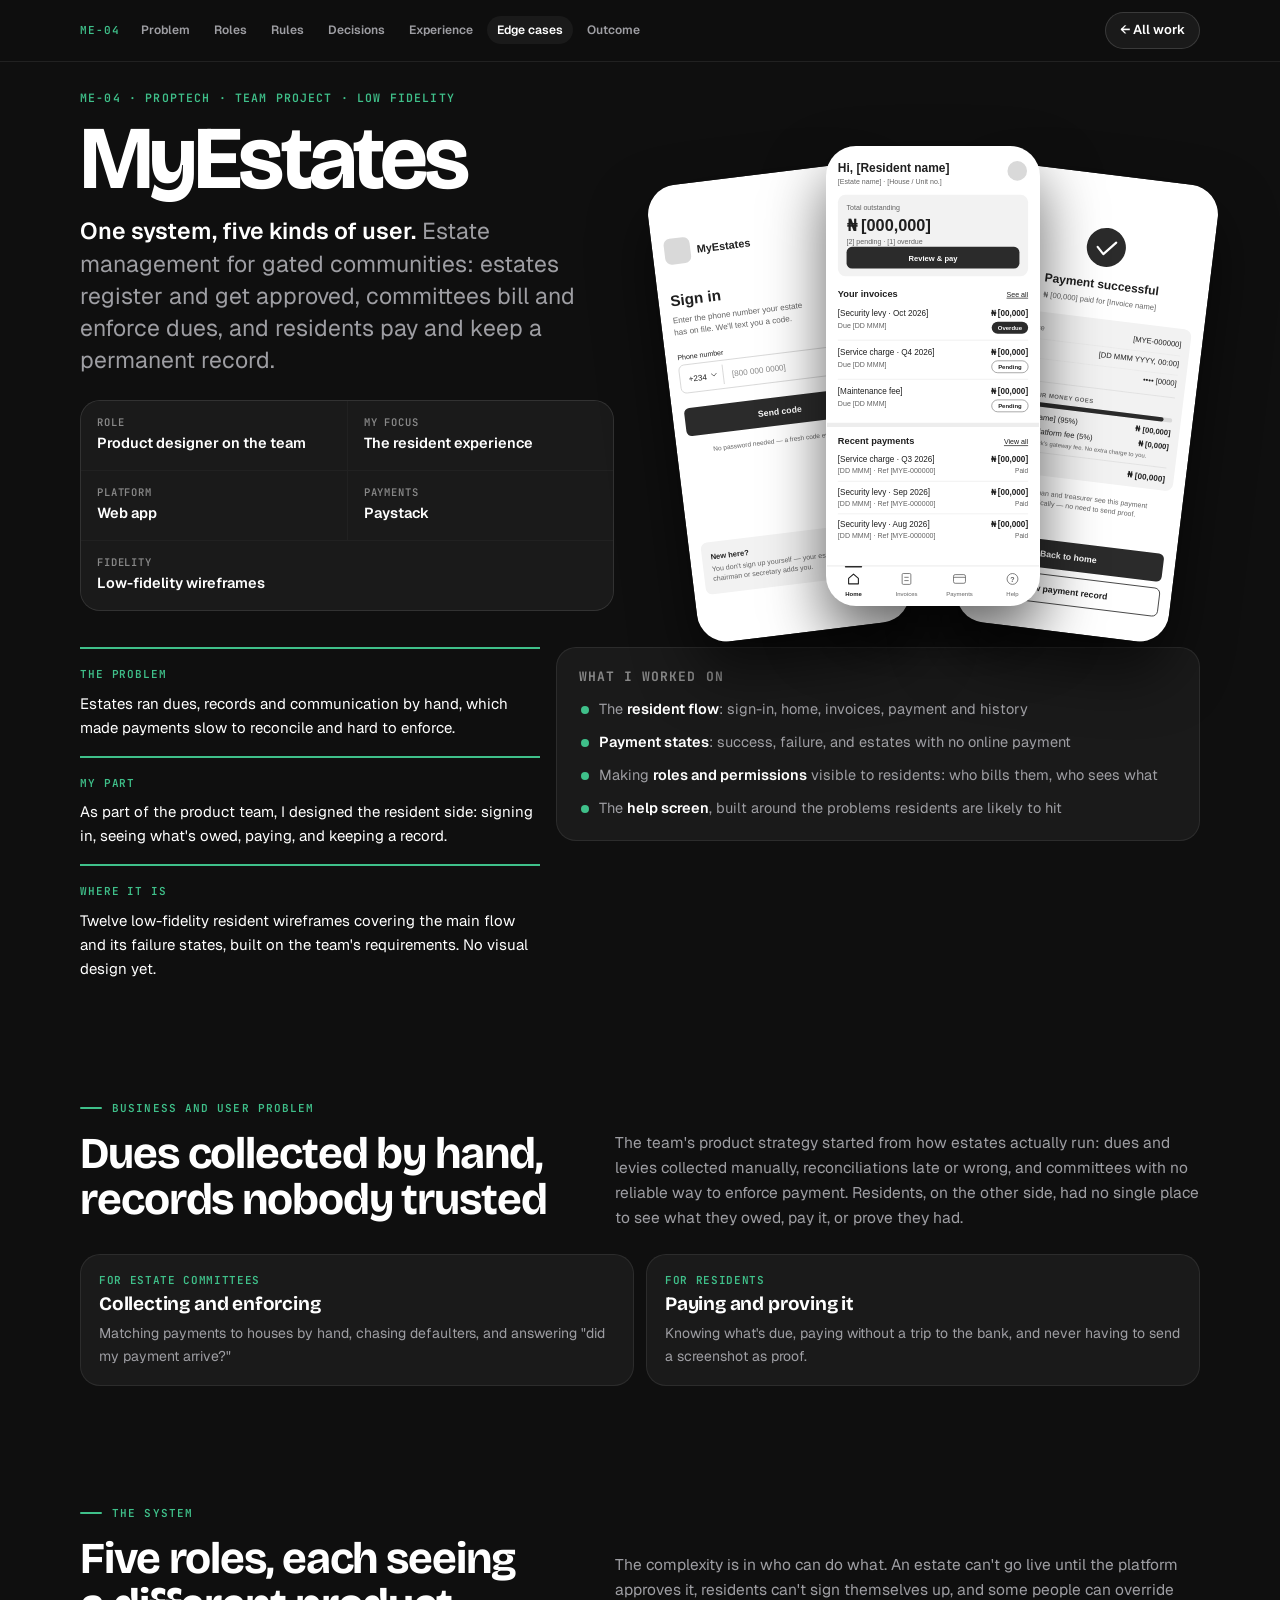
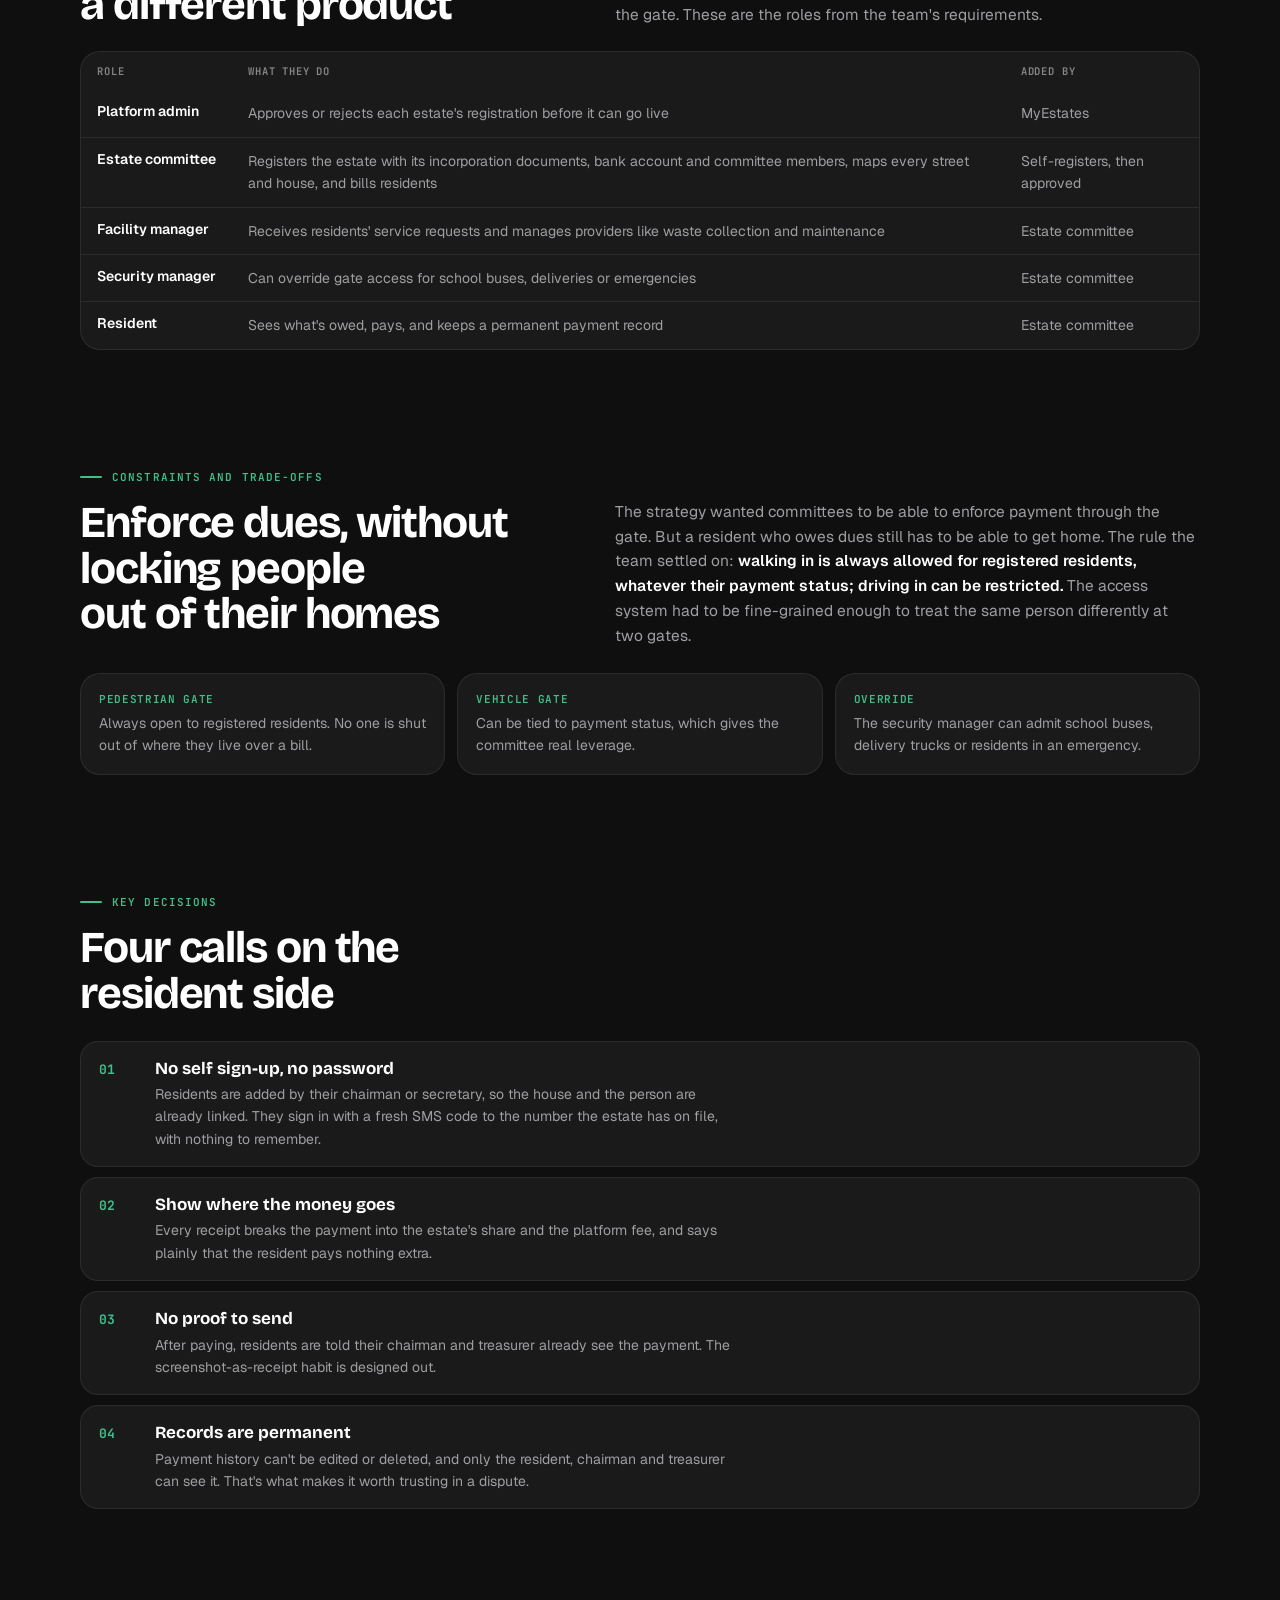
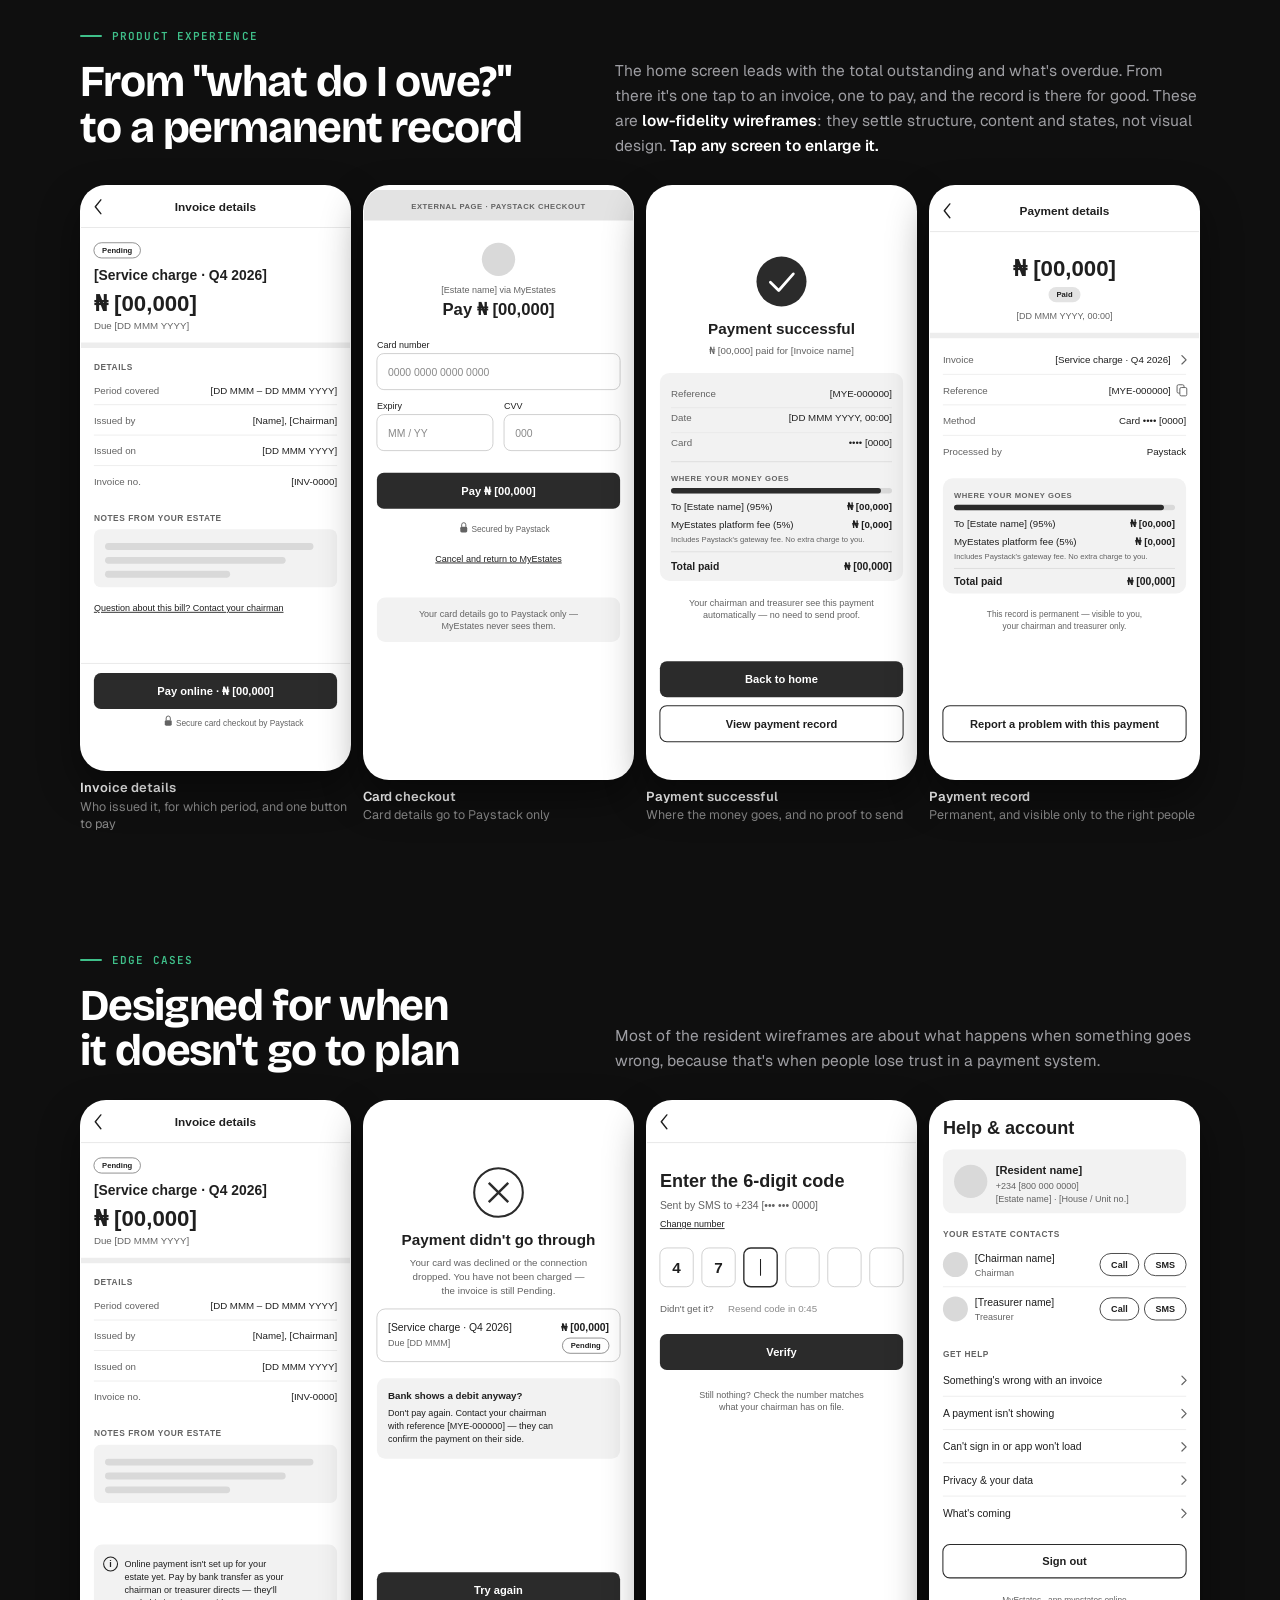
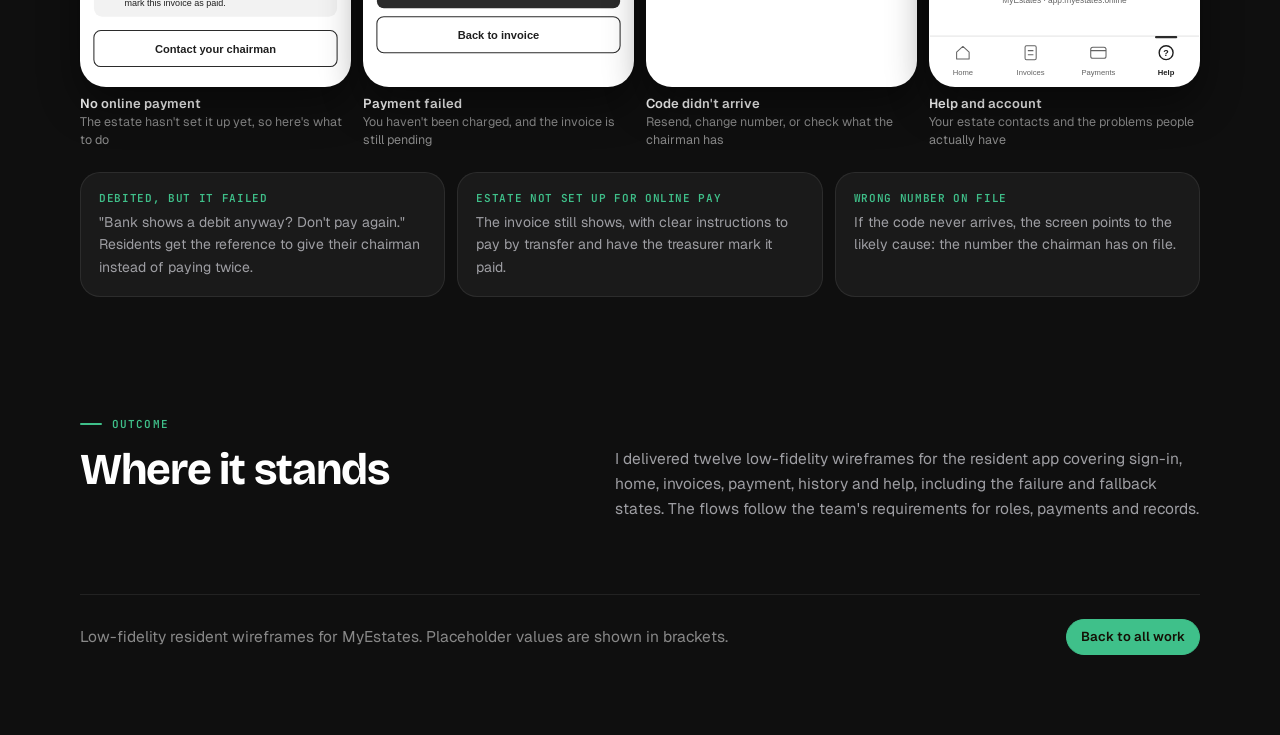
<file: myestate.html>
<!doctype html>
<html lang="en">
<head>
<meta charset="utf-8">
<meta name="viewport" content="width=device-width,initial-scale=1,viewport-fit=cover">
<meta name="description" content="MyEstates: estate management for gated communities, with five kinds of user in one system. Chukwuebuka Ogoke designed the resident experience, as low-fidelity wireframes, as part of the product team.">
<meta name="color-scheme" content="light dark">
<link rel="canonical" href="https://chukwuebukasportfolio.vercel.app/myestate">
<meta property="og:type" content="article">
<meta property="og:site_name" content="Chukwuebuka Ogoke">
<meta property="og:title" content="MyEstates: one system, five kinds of user">
<meta property="og:description" content="MyEstates: estate management for gated communities, with five kinds of user in one system. Chukwuebuka Ogoke designed the resident experience, as low-fidelity wireframes, as part of the product team.">
<meta property="og:url" content="https://chukwuebukasportfolio.vercel.app/myestate">
<meta property="og:image" content="https://chukwuebukasportfolio.vercel.app/og.jpg">
<meta property="og:image:width" content="1200">
<meta property="og:image:height" content="630">
<meta name="twitter:card" content="summary_large_image">
<link rel="icon" href="data:image/svg+xml,%3Csvg xmlns='http://www.w3.org/2000/svg' viewBox='2 0 30 30'%3E%3Cstyle%3Eg%7Bfill:%230B0C0F%7D%40media %28prefers-color-scheme:dark%29%7Bg%7Bfill:%23E9ECF2%7D%7D%3C/style%3E%3Cg%3E%3Cpath d='M15.6 15 C12 10.5 7.6 7.4 2.4 5.6 C3.8 8 4.6 10.2 4.4 12.6 C6.2 12 7.6 12.6 8.6 14.6 C10.4 13.8 11.9 15.4 12.6 17.8 C13.6 17.2 14.7 17.6 15.6 18.6Z'/%3E%3Cpath d='M18.4 15.4 C22.6 13.2 27 13.6 31.6 16.8 C29.6 17.4 28.6 18.8 28.4 20.8 C27 19.8 25.6 20.4 24.8 22.4 C23.4 21.2 22 21.6 20.9 23.2 C20.4 21.4 19.4 20.2 18.4 19.6Z'/%3E%3Cellipse cx='17' cy='17.6' rx='2.5' ry='4.1' transform='rotate%28-16 17 17.6%29'/%3E%3Ccircle cx='16.3' cy='12.7' r='2.1'/%3E%3Cpath d='M14.9 11.9 L14.4 8.9 L16.2 11.1Z M17.3 11 L18.6 8.8 L18.4 11.9Z'/%3E%3Cpath d='M17.9 21.2 L18.6 24.6 L16.7 21.7Z'/%3E%3C/g%3E%3C/svg%3E">
<style>html,body{margin:0}img{max-width:100%}[hidden]{display:none!important}:root{padding-top:env(safe-area-inset-top,0px);padding-bottom:env(safe-area-inset-bottom,0px)}</style>
<title>MyEstates case study · Chukwuebuka Ogoke</title>
<link rel="preconnect" href="https://fonts.googleapis.com">
<link rel="preconnect" href="https://fonts.gstatic.com" crossorigin>
<link rel="stylesheet" href="https://fonts.googleapis.com/css2?family=Bricolage+Grotesque:opsz,wght@12..96,500;12..96,700;12..96,800&family=Geist:wght@400;500;600;700&family=JetBrains+Mono:wght@500;600&display=swap">
<link rel="stylesheet" href="/assets/site.css?v=21">
</head>
<body class="case-page">
<main class="sheet" id="case">
  <article class="cs t-me" id="csBody" aria-labelledby="csTitle">
    <div class="bar-top">
      <span class="crumb">ME-04</span>
      <nav class="toc" id="csToc" aria-label="Case study sections">
        <a href="#cs-problem">Problem</a><a href="#cs-roles">Roles</a><a href="#cs-constraints">Rules</a><a href="#cs-decisions">Decisions</a><a href="#cs-experience">Experience</a><a href="#cs-edges">Edge cases</a><a href="#cs-outcome">Outcome</a><a href="#cs-reflection" class="todo-link">Reflection</a>
      </nav>
      <a class="x" id="csClose" href="/" data-home>← All work</a>
    </div>

    <div class="cover">
      <div class="ctext">
        <p class="kick">ME-04 · Proptech · Team project · Low fidelity</p>
        <h1 id="csTitle">MyEstates</h1>
        <p class="lead"><b>One system, five kinds of user.</b> Estate management for gated communities: estates register and get approved, committees bill and enforce dues, and residents pay and keep a permanent record.</p>
        <div class="meta">
          <div><span>Role</span><b>Product designer on the team</b></div>
          <div><span>My focus</span><b>The resident experience</b></div>
          <div><span>Platform</span><b>Web app</b></div>
          <div><span>Payments</span><b>Paystack</b></div>
          <div style="grid-column:1/-1"><span>Fidelity</span><b>Low-fidelity wireframes</b></div>
        </div>
        <p class="todo">Add team size and roles, timeline, and whether the resident app is live (the user guide points to app.myestates.online).</p>
      </div>
      <div class="cart cart-wf" aria-hidden="true">
        <img src="ba/me/01-sign-in.svg" alt="" width="390" height="844">
        <img src="ba/me/03-home.svg" alt="" width="390" height="844">
        <img src="ba/me/08-payment-successful.svg" alt="" width="390" height="844">
      </div>
    </div>
    <div class="summary">
    <div class="glance">
      <div><span>The problem</span><p>Estates ran dues, records and communication by hand, which made payments slow to reconcile and hard to enforce.</p></div>
      <div><span>My part</span><p>As part of the product team, I designed the resident side: signing in, seeing what's owed, paying, and keeping a record.</p></div>
      <div><span>Where it is</span><p>Twelve low-fidelity resident wireframes covering the main flow and its failure states, built on the team's requirements. No visual design yet.</p></div>
    </div>
    <div class="owned">
      <h2>What I worked on</h2>
      <ul>
        <li>The <b>resident flow</b>: sign-in, home, invoices, payment and history</li>
        <li><b>Payment states</b>: success, failure, and estates with no online payment</li>
        <li>Making <b>roles and permissions</b> visible to residents: who bills them, who sees what</li>
        <li>The <b>help screen</b>, built around the problems residents are likely to hit</li>
      </ul>
    </div>
    </div>

    <section id="cs-problem">
      <span class="eb">Business and user problem</span>
      <h2>Dues collected by hand, records nobody trusted</h2>
      <p>The team's product strategy started from how estates actually run: dues and levies collected manually, reconciliations late or wrong, and committees with no reliable way to enforce payment. Residents, on the other side, had no single place to see what they owed, pay it, or prove they had.</p>
      <div class="cards">
        <div class="card"><span class="k">For estate committees</span><h3>Collecting and enforcing</h3><p>Matching payments to houses by hand, chasing defaulters, and answering "did my payment arrive?"</p></div>
        <div class="card"><span class="k">For residents</span><h3>Paying and proving it</h3><p>Knowing what's due, paying without a trip to the bank, and never having to send a screenshot as proof.</p></div>
      </div>
    </section>

    <section id="cs-roles">
      <span class="eb">The system</span>
      <h2>Five roles, each seeing a different product</h2>
      <p>The complexity is in who can do what. An estate can't go live until the platform approves it, residents can't sign themselves up, and some people can override the gate. These are the roles from the team's requirements.</p>
      <div class="tbl"><table>
        <thead><tr><th scope="col">Role</th><th scope="col">What they do</th><th scope="col">Added by</th></tr></thead>
        <tbody>
          <tr><th scope="row">Platform admin</th><td>Approves or rejects each estate's registration before it can go live</td><td data-k="Added by">MyEstates</td></tr>
          <tr><th scope="row">Estate committee</th><td>Registers the estate with its incorporation documents, bank account and committee members, maps every street and house, and bills residents</td><td data-k="Added by">Self-registers, then approved</td></tr>
          <tr><th scope="row">Facility manager</th><td>Receives residents' service requests and manages providers like waste collection and maintenance</td><td data-k="Added by">Estate committee</td></tr>
          <tr><th scope="row">Security manager</th><td>Can override gate access for school buses, deliveries or emergencies</td><td data-k="Added by">Estate committee</td></tr>
          <tr><th scope="row">Resident</th><td>Sees what's owed, pays, and keeps a permanent payment record</td><td data-k="Added by">Estate committee</td></tr>
        </tbody>
      </table></div>
      <p class="todo">Confirm which of these roles you designed screens for, and which were designed by others on the team.</p>
    </section>

    <section id="cs-constraints">
      <span class="eb">Constraints and trade-offs</span>
      <h2>Enforce dues, without locking people out of their homes</h2>
      <p>The strategy wanted committees to be able to enforce payment through the gate. But a resident who owes dues still has to be able to get home. The rule the team settled on: <b>walking in is always allowed for registered residents, whatever their payment status; driving in can be restricted.</b> The access system had to be fine-grained enough to treat the same person differently at two gates.</p>
      <div class="cards">
        <div class="card"><span class="k">Pedestrian gate</span><p>Always open to registered residents. No one is shut out of where they live over a bill.</p></div>
        <div class="card"><span class="k">Vehicle gate</span><p>Can be tied to payment status, which gives the committee real leverage.</p></div>
        <div class="card"><span class="k">Override</span><p>The security manager can admit school buses, delivery trucks or residents in an emergency.</p></div>
      </div>
    </section>

    <section id="cs-decisions">
      <span class="eb">Key decisions</span>
      <h2>Four calls on the resident side</h2>
      <ol class="finds">
        <li><b>No self sign-up, no password</b><p>Residents are added by their chairman or secretary, so the house and the person are already linked. They sign in with a fresh SMS code to the number the estate has on file, with nothing to remember.</p></li>
        <li><b>Show where the money goes</b><p>Every receipt breaks the payment into the estate's share and the platform fee, and says plainly that the resident pays nothing extra.</p></li>
        <li><b>No proof to send</b><p>After paying, residents are told their chairman and treasurer already see the payment. The screenshot-as-receipt habit is designed out.</p></li>
        <li><b>Records are permanent</b><p>Payment history can't be edited or deleted, and only the resident, chairman and treasurer can see it. That's what makes it worth trusting in a dispute.</p></li>
      </ol>
    </section>

    <section id="cs-experience">
      <span class="eb">Product experience</span>
      <h2>From "what do I owe?" to a permanent record</h2>
      <p>The home screen leads with the total outstanding and what's overdue. From there it's one tap to an invoice, one to pay, and the record is there for good. These are <b>low-fidelity wireframes</b>: they settle structure, content and states, not visual design. <b>Tap any screen to enlarge it.</b></p>
      <div class="phones four wf">
        <figure class="shot"><button type="button" data-full="ba/me/05-invoice-detail.svg" data-cap="Low-fidelity wireframe · Invoice details: Who issued it, for which period, and one button to pay" aria-label="Enlarge Invoice details screen"><img src="ba/me/05-invoice-detail.svg" alt="MyEstates low-fidelity wireframe, Invoice details screen: Who issued it, for which period, and one button to pay" loading="lazy" width="390" height="844"></button><figcaption><b>Invoice details</b>Who issued it, for which period, and one button to pay</figcaption></figure>
        <figure class="shot"><button type="button" data-full="ba/me/07-paystack-checkout.svg" data-cap="Low-fidelity wireframe · Card checkout: Card details go to Paystack only" aria-label="Enlarge Card checkout screen"><img src="ba/me/07-paystack-checkout.svg" alt="MyEstates low-fidelity wireframe, Card checkout screen: Card details go to Paystack only" loading="lazy" width="390" height="844"></button><figcaption><b>Card checkout</b>Card details go to Paystack only</figcaption></figure>
        <figure class="shot"><button type="button" data-full="ba/me/08-payment-successful.svg" data-cap="Low-fidelity wireframe · Payment successful: Where the money goes, and no proof to send" aria-label="Enlarge Payment successful screen"><img src="ba/me/08-payment-successful.svg" alt="MyEstates low-fidelity wireframe, Payment successful screen: Where the money goes, and no proof to send" loading="lazy" width="390" height="844"></button><figcaption><b>Payment successful</b>Where the money goes, and no proof to send</figcaption></figure>
        <figure class="shot"><button type="button" data-full="ba/me/11-payment-detail.svg" data-cap="Low-fidelity wireframe · Payment record: Permanent, and visible only to the right people" aria-label="Enlarge Payment record screen"><img src="ba/me/11-payment-detail.svg" alt="MyEstates low-fidelity wireframe, Payment record screen: Permanent, and visible only to the right people" loading="lazy" width="390" height="844"></button><figcaption><b>Payment record</b>Permanent, and visible only to the right people</figcaption></figure>
      </div>
    </section>

    <section id="cs-edges">
      <span class="eb">Edge cases</span>
      <h2>Designed for when it doesn't go to plan</h2>
      <p>Most of the resident wireframes are about what happens when something goes wrong, because that's when people lose trust in a payment system.</p>
      <div class="phones four wf">
        <figure class="shot"><button type="button" data-full="ba/me/06-invoice-no-online-pay.svg" data-cap="Low-fidelity wireframe · No online payment: The estate hasn&#x27;t set it up yet, so here&#x27;s what to do" aria-label="Enlarge No online payment screen"><img src="ba/me/06-invoice-no-online-pay.svg" alt="MyEstates low-fidelity wireframe, No online payment screen: The estate hasn&#x27;t set it up yet, so here&#x27;s what to do" loading="lazy" width="390" height="844"></button><figcaption><b>No online payment</b>The estate hasn&#x27;t set it up yet, so here&#x27;s what to do</figcaption></figure>
        <figure class="shot"><button type="button" data-full="ba/me/09-payment-failed.svg" data-cap="Low-fidelity wireframe · Payment failed: You haven&#x27;t been charged, and the invoice is still pending" aria-label="Enlarge Payment failed screen"><img src="ba/me/09-payment-failed.svg" alt="MyEstates low-fidelity wireframe, Payment failed screen: You haven&#x27;t been charged, and the invoice is still pending" loading="lazy" width="390" height="844"></button><figcaption><b>Payment failed</b>You haven&#x27;t been charged, and the invoice is still pending</figcaption></figure>
        <figure class="shot"><button type="button" data-full="ba/me/02-verify-code.svg" data-cap="Low-fidelity wireframe · Code didn&#x27;t arrive: Resend, change number, or check what the chairman has" aria-label="Enlarge Code didn&#x27;t arrive screen"><img src="ba/me/02-verify-code.svg" alt="MyEstates low-fidelity wireframe, Code didn&#x27;t arrive screen: Resend, change number, or check what the chairman has" loading="lazy" width="390" height="844"></button><figcaption><b>Code didn&#x27;t arrive</b>Resend, change number, or check what the chairman has</figcaption></figure>
        <figure class="shot"><button type="button" data-full="ba/me/12-help-account.svg" data-cap="Low-fidelity wireframe · Help and account: Your estate contacts and the problems people actually have" aria-label="Enlarge Help and account screen"><img src="ba/me/12-help-account.svg" alt="MyEstates low-fidelity wireframe, Help and account screen: Your estate contacts and the problems people actually have" loading="lazy" width="390" height="844"></button><figcaption><b>Help and account</b>Your estate contacts and the problems people actually have</figcaption></figure>
      </div>
      <div class="cards">
        <div class="card"><span class="k">Debited, but it failed</span><p>"Bank shows a debit anyway? Don't pay again." Residents get the reference to give their chairman instead of paying twice.</p></div>
        <div class="card"><span class="k">Estate not set up for online pay</span><p>The invoice still shows, with clear instructions to pay by transfer and have the treasurer mark it paid.</p></div>
        <div class="card"><span class="k">Wrong number on file</span><p>If the code never arrives, the screen points to the likely cause: the number the chairman has on file.</p></div>
      </div>
    </section>

    <section id="cs-outcome">
      <span class="eb">Outcome</span>
      <h2>Where it stands</h2>
      <p>I delivered twelve low-fidelity wireframes for the resident app covering sign-in, home, invoices, payment, history and help, including the failure and fallback states. The flows follow the team's requirements for roles, payments and records.</p>
      <p class="todo">Add what happened next: built or not, any pilot estates, anything you learned from residents or committees using it. Only real results.</p>
      <div class="end">
        <span class="note" style="color:var(--c-4)">Low-fidelity resident wireframes for MyEstates. Placeholder values are shown in brackets.</span>
        <a class="x gold" id="csClose2" href="/" data-home>Back to all work</a>
      </div>
    </section>

    <section id="cs-reflection" class="todo-sec">
      <span class="eb">Reflection</span>
      <h2>What I'd do differently</h2>
      <p class="todo">One or two honest sentences on working inside a team on a system this size, or what you'd test with residents first.</p>
    </section>

  </article>
</main>
<div class="lb" id="lb" hidden><img id="lbImg" alt=""><p id="lbCap"></p></div>
<script src="/assets/case.js?v=8" defer></script>
<script src="/assets/reveal.js?v=1" defer></script>
</body>
</html>
</file>
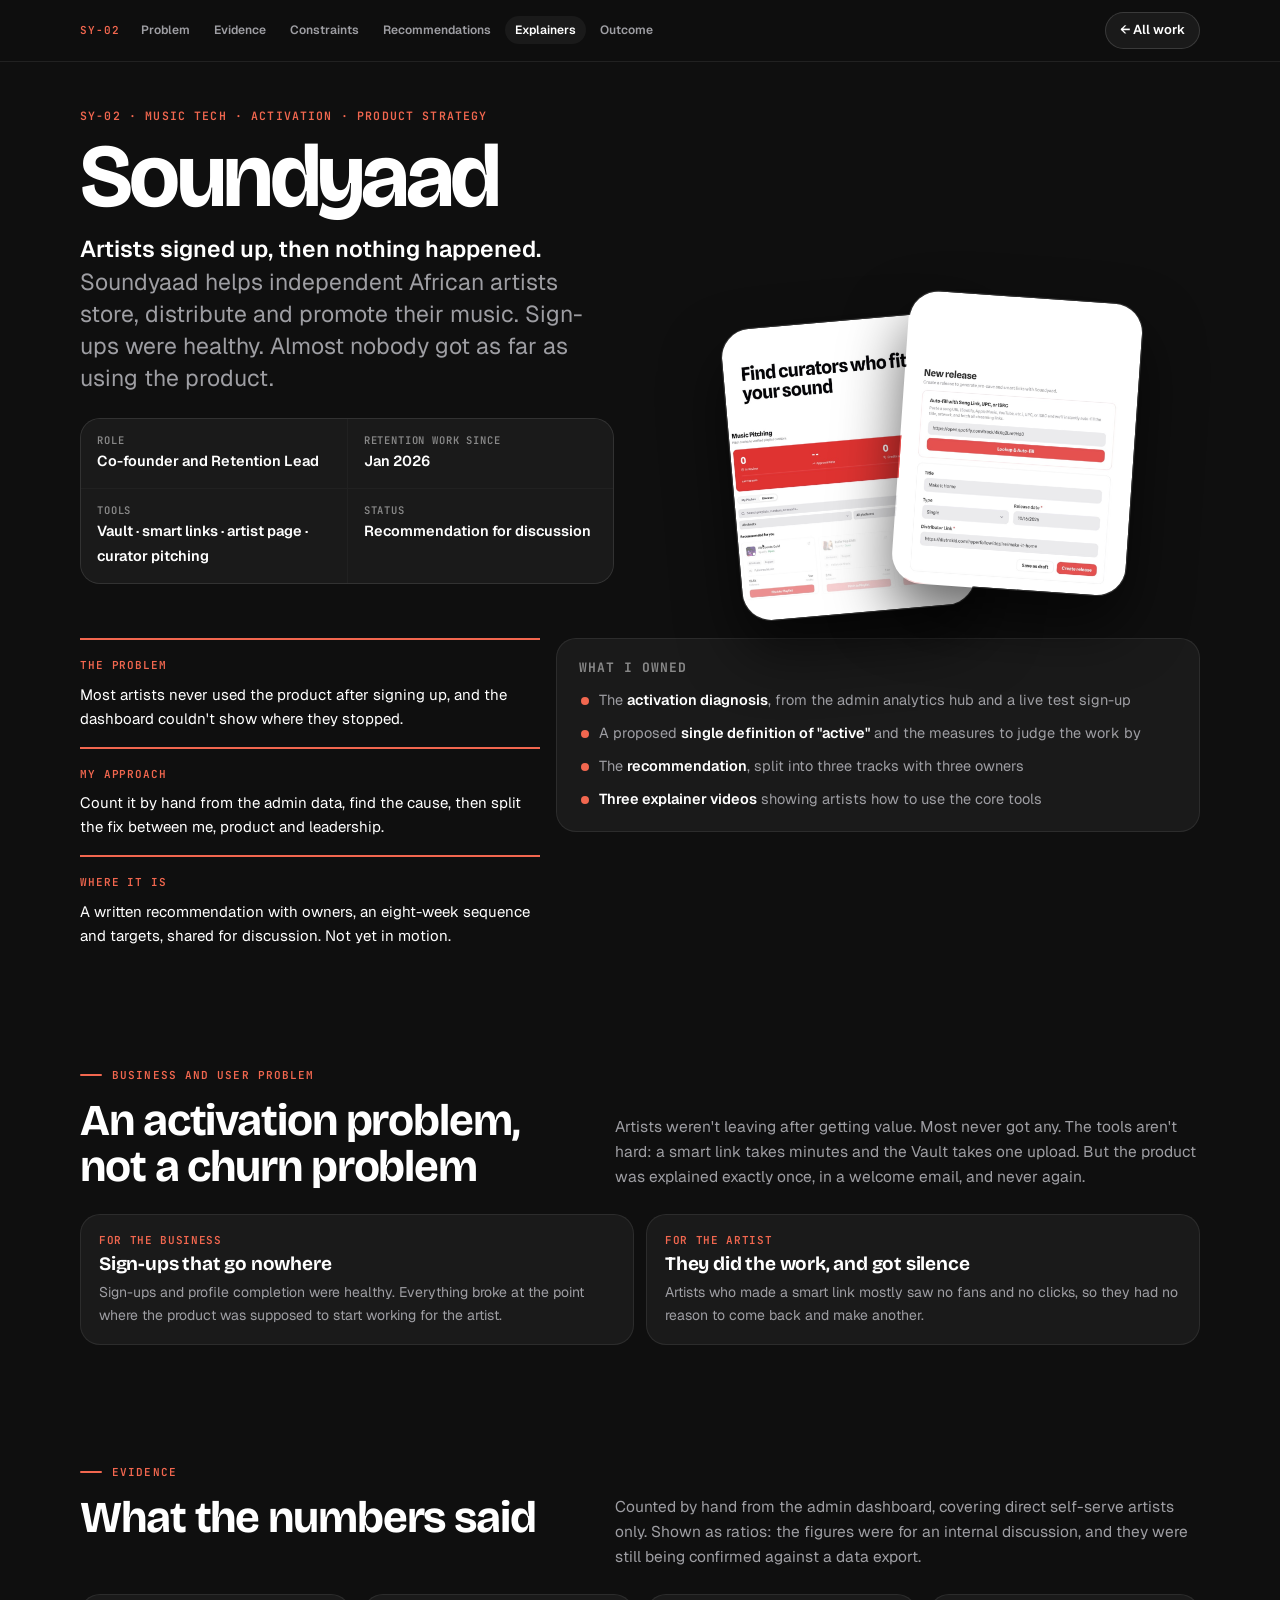
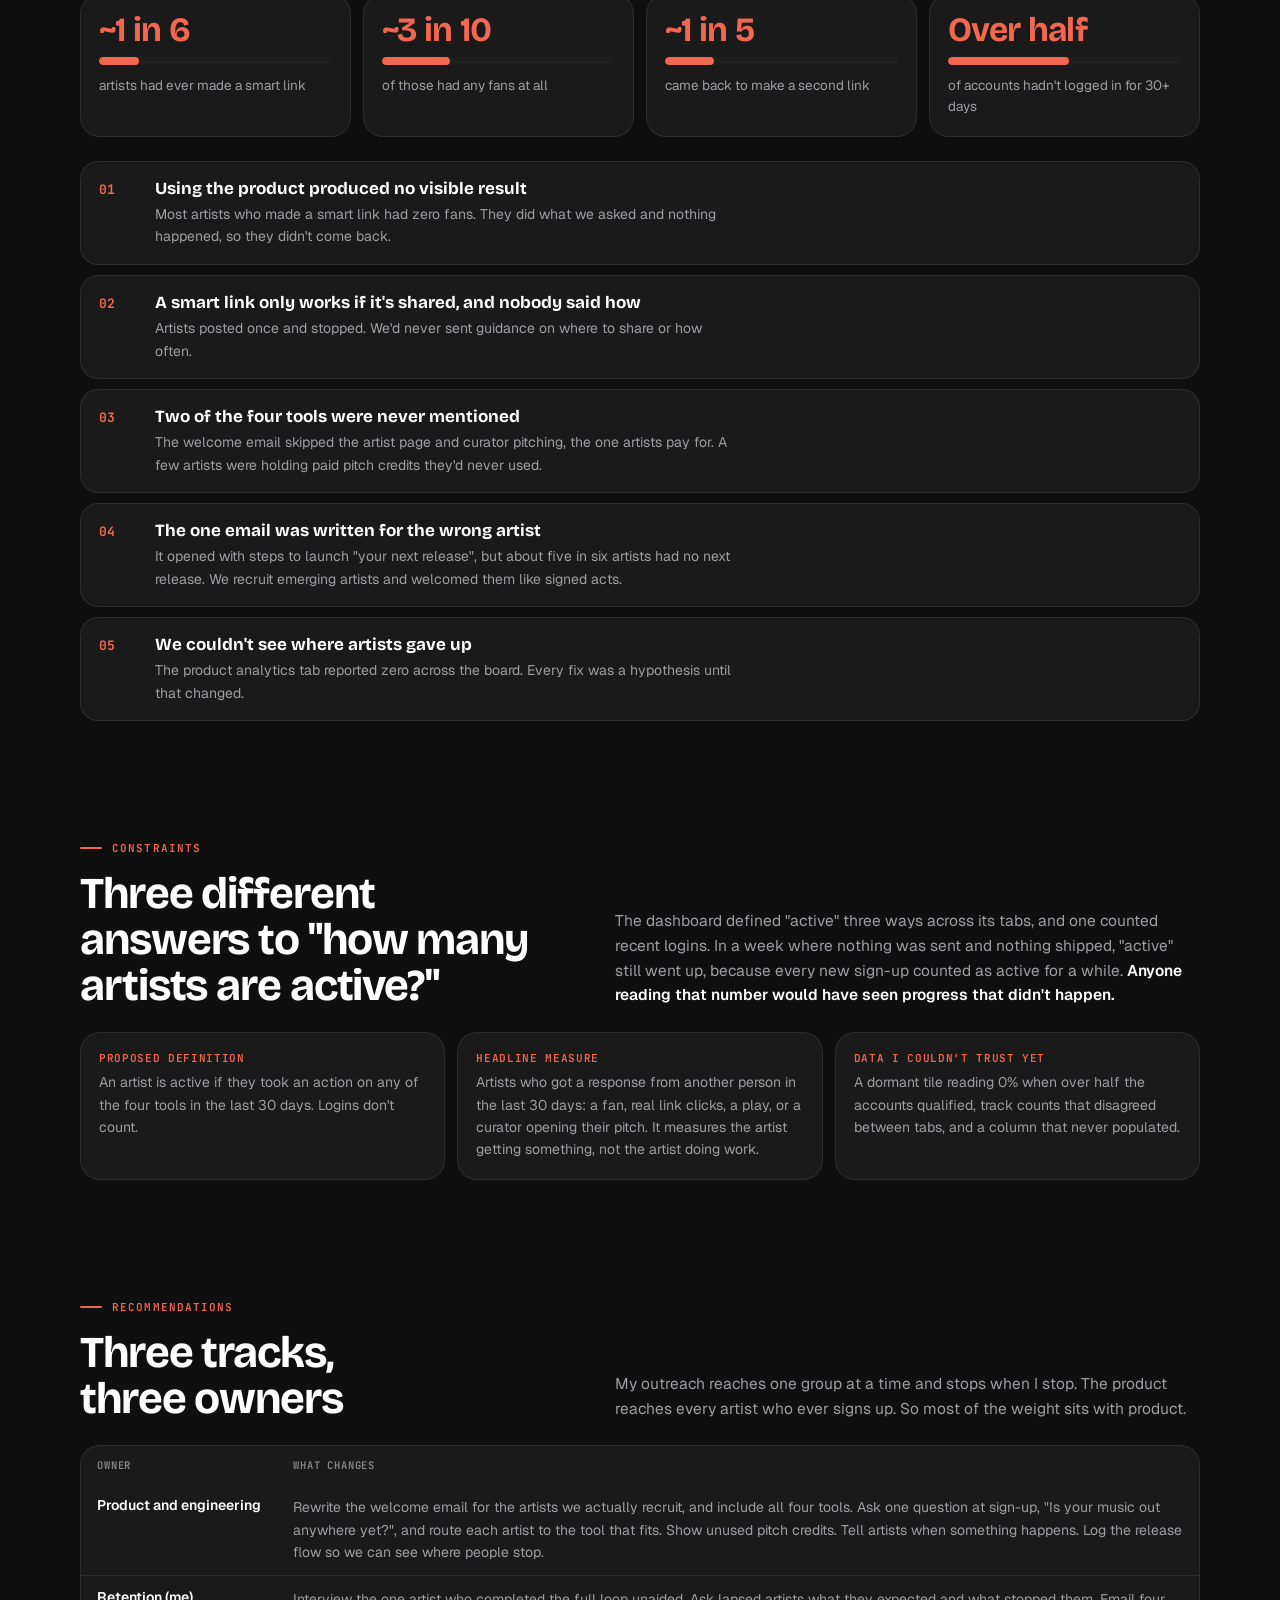
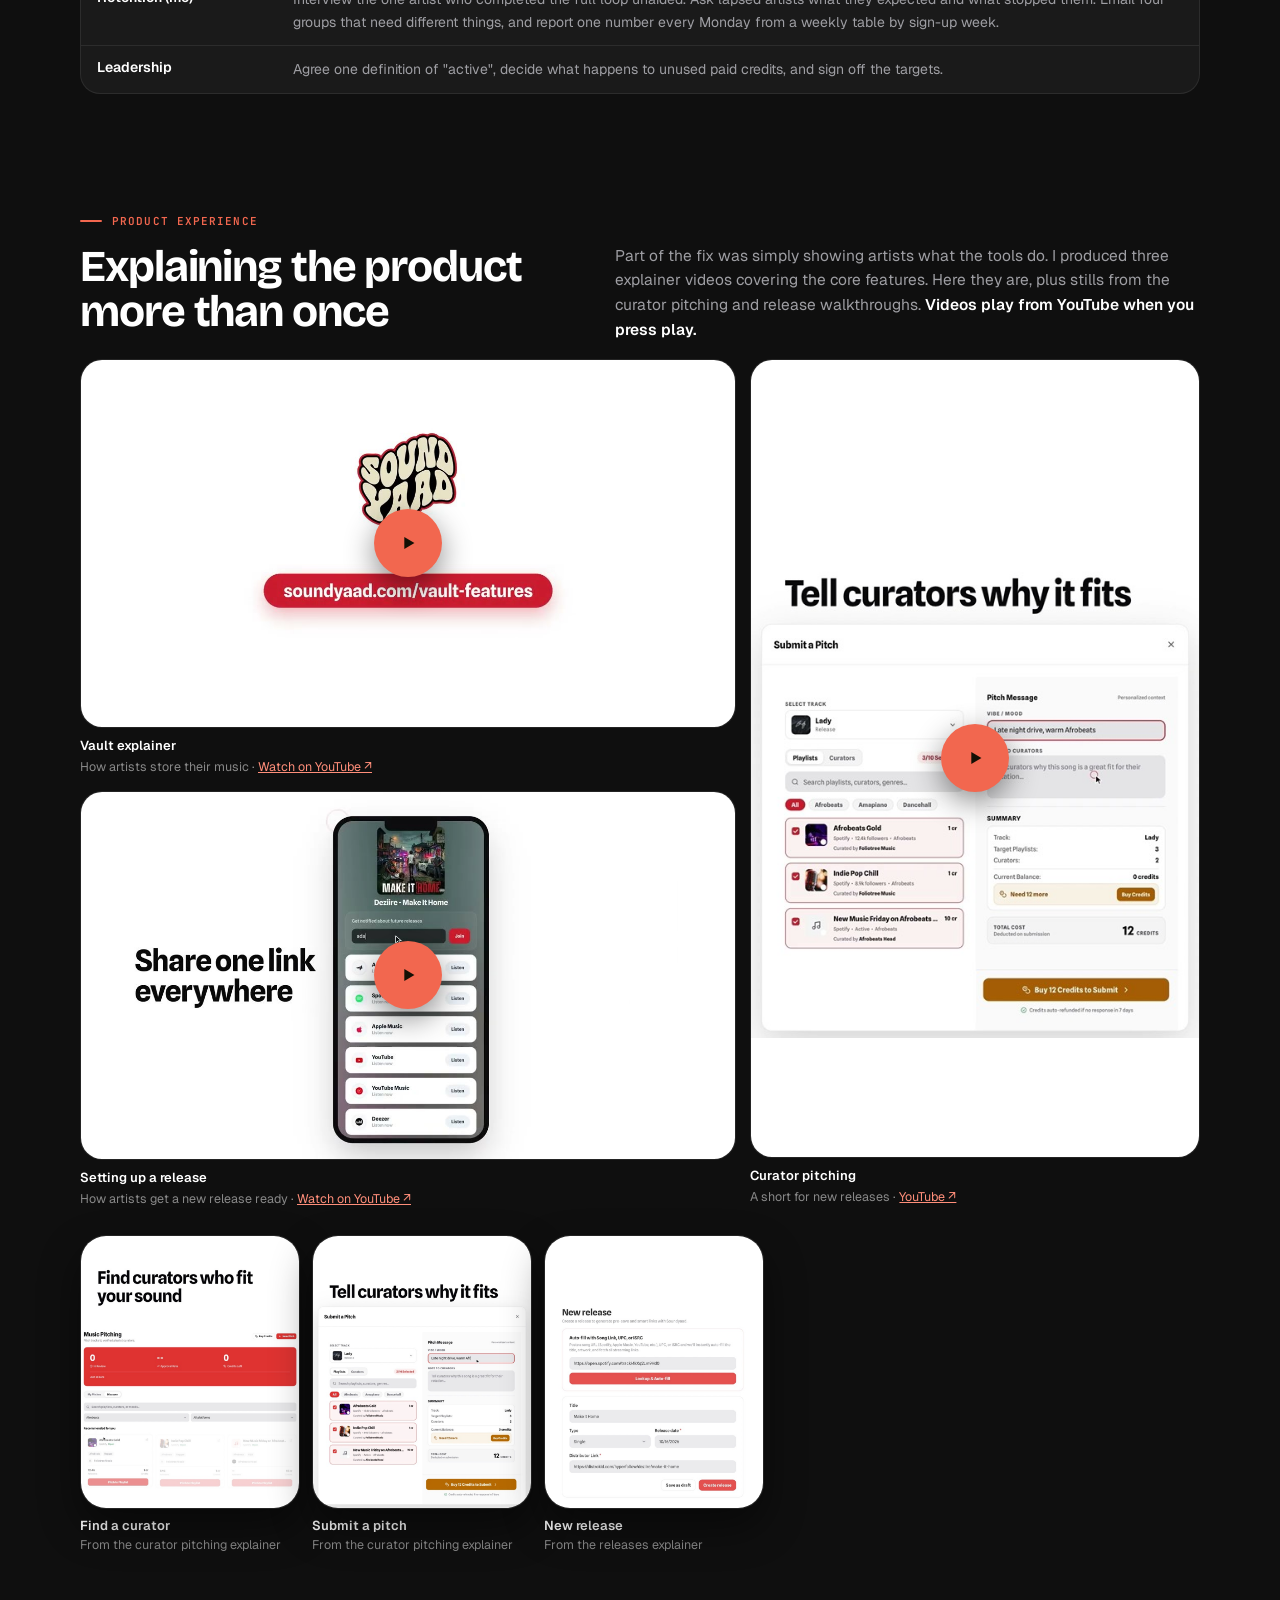
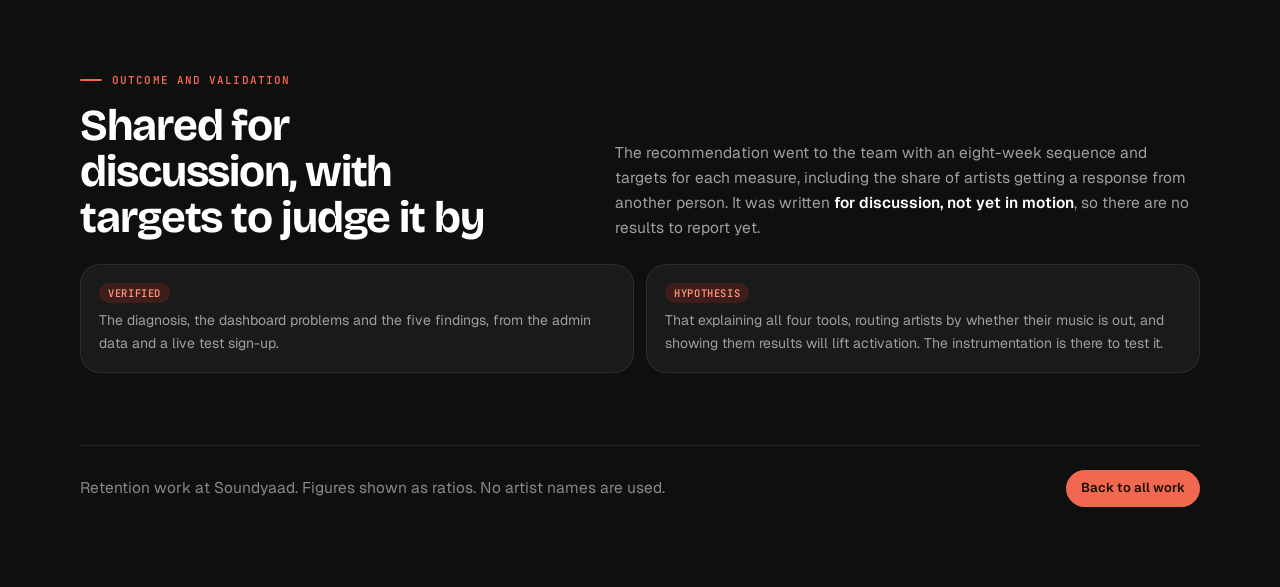
<file: soundyaad.html>
<!doctype html>
<html lang="en">
<head>
<meta charset="utf-8">
<meta name="viewport" content="width=device-width,initial-scale=1,viewport-fit=cover">
<meta name="description" content="Soundyaad: why independent artists signed up but never started, and what to change. A product activation diagnosis by Chukwuebuka Ogoke.">
<meta name="color-scheme" content="light dark">
<link rel="canonical" href="https://chukwuebukasportfolio.vercel.app/soundyaad">
<meta property="og:type" content="article">
<meta property="og:site_name" content="Chukwuebuka Ogoke">
<meta property="og:title" content="Soundyaad: artists signed up, then nothing happened">
<meta property="og:description" content="Soundyaad: why independent artists signed up but never started, and what to change. A product activation diagnosis by Chukwuebuka Ogoke.">
<meta property="og:url" content="https://chukwuebukasportfolio.vercel.app/soundyaad">
<meta property="og:image" content="https://chukwuebukasportfolio.vercel.app/og.jpg">
<meta property="og:image:width" content="1200">
<meta property="og:image:height" content="630">
<meta name="twitter:card" content="summary_large_image">
<link rel="icon" href="data:image/svg+xml,%3Csvg xmlns='http://www.w3.org/2000/svg' viewBox='2 0 30 30'%3E%3Cstyle%3Eg%7Bfill:%230B0C0F%7D%40media %28prefers-color-scheme:dark%29%7Bg%7Bfill:%23E9ECF2%7D%7D%3C/style%3E%3Cg%3E%3Cpath d='M15.6 15 C12 10.5 7.6 7.4 2.4 5.6 C3.8 8 4.6 10.2 4.4 12.6 C6.2 12 7.6 12.6 8.6 14.6 C10.4 13.8 11.9 15.4 12.6 17.8 C13.6 17.2 14.7 17.6 15.6 18.6Z'/%3E%3Cpath d='M18.4 15.4 C22.6 13.2 27 13.6 31.6 16.8 C29.6 17.4 28.6 18.8 28.4 20.8 C27 19.8 25.6 20.4 24.8 22.4 C23.4 21.2 22 21.6 20.9 23.2 C20.4 21.4 19.4 20.2 18.4 19.6Z'/%3E%3Cellipse cx='17' cy='17.6' rx='2.5' ry='4.1' transform='rotate%28-16 17 17.6%29'/%3E%3Ccircle cx='16.3' cy='12.7' r='2.1'/%3E%3Cpath d='M14.9 11.9 L14.4 8.9 L16.2 11.1Z M17.3 11 L18.6 8.8 L18.4 11.9Z'/%3E%3Cpath d='M17.9 21.2 L18.6 24.6 L16.7 21.7Z'/%3E%3C/g%3E%3C/svg%3E">
<style>html,body{margin:0}img{max-width:100%}[hidden]{display:none!important}:root{padding-top:env(safe-area-inset-top,0px);padding-bottom:env(safe-area-inset-bottom,0px)}</style>
<title>Soundyaad case study · Chukwuebuka Ogoke</title>
<link rel="preconnect" href="https://fonts.googleapis.com">
<link rel="preconnect" href="https://fonts.gstatic.com" crossorigin>
<link rel="stylesheet" href="https://fonts.googleapis.com/css2?family=Bricolage+Grotesque:opsz,wght@12..96,500;12..96,700;12..96,800&family=Geist:wght@400;500;600;700&family=JetBrains+Mono:wght@500;600&display=swap">
<link rel="stylesheet" href="/assets/site.css?v=21">
</head>
<body class="case-page">
<main class="sheet" id="case">
  <article class="cs t-sy" id="csBody" aria-labelledby="csTitle">
    <div class="bar-top">
      <span class="crumb">SY-02</span>
      <nav class="toc" id="csToc" aria-label="Case study sections">
        <a href="#cs-problem">Problem</a><a href="#cs-evidence">Evidence</a><a href="#cs-constraints">Constraints</a><a href="#cs-decisions">Recommendations</a><a href="#cs-experience">Explainers</a><a href="#cs-outcome">Outcome</a><a href="#cs-reflection" class="todo-link">Reflection</a>
      </nav>
      <a class="x" id="csClose" href="/" data-home>← All work</a>
    </div>

    <div class="cover">
      <div class="ctext">
        <p class="kick">SY-02 · Music tech · Activation · Product strategy</p>
        <h1 id="csTitle">Soundyaad</h1>
        <p class="lead"><b>Artists signed up, then nothing happened.</b> Soundyaad helps independent African artists store, distribute and promote their music. Sign-ups were healthy. Almost nobody got as far as using the product.</p>
        <div class="meta">
          <div><span>Role</span><b>Co-founder and Retention Lead</b></div>
          <div><span>Retention work since</span><b>Jan 2026</b></div>
          <div><span>Tools</span><b>Vault · smart links · artist page · curator pitching</b></div>
          <div><span>Status</span><b>Recommendation for discussion</b></div>
        </div>
      </div>
      <div class="cart cart-sy" aria-hidden="true">
        <img src="ba/sy/pitching-find.jpg" alt="" width="800" height="1000">
        <img src="ba/sy/new-release.jpg" alt="" width="800" height="1000">
      </div>
    </div>
    <div class="summary">
    <div class="glance">
      <div><span>The problem</span><p>Most artists never used the product after signing up, and the dashboard couldn't show where they stopped.</p></div>
      <div><span>My approach</span><p>Count it by hand from the admin data, find the cause, then split the fix between me, product and leadership.</p></div>
      <div><span>Where it is</span><p>A written recommendation with owners, an eight-week sequence and targets, shared for discussion. Not yet in motion.</p></div>
    </div>
    <div class="owned">
      <h2>What I owned</h2>
      <ul>
        <li>The <b>activation diagnosis</b>, from the admin analytics hub and a live test sign-up</li>
        <li>A proposed <b>single definition of "active"</b> and the measures to judge the work by</li>
        <li>The <b>recommendation</b>, split into three tracks with three owners</li>
        <li><b>Three explainer videos</b> showing artists how to use the core tools</li>
      </ul>
    </div>
    </div>

    <section id="cs-problem">
      <span class="eb">Business and user problem</span>
      <h2>An activation problem, not a churn problem</h2>
      <p>Artists weren't leaving after getting value. Most never got any. The tools aren't hard: a smart link takes minutes and the Vault takes one upload. But the product was explained exactly once, in a welcome email, and never again.</p>
      <div class="cards">
        <div class="card"><span class="k">For the business</span><h3>Sign-ups that go nowhere</h3><p>Sign-ups and profile completion were healthy. Everything broke at the point where the product was supposed to start working for the artist.</p></div>
        <div class="card"><span class="k">For the artist</span><h3>They did the work, and got silence</h3><p>Artists who made a smart link mostly saw no fans and no clicks, so they had no reason to come back and make another.</p></div>
      </div>
    </section>

    <section id="cs-evidence">
      <span class="eb">Evidence</span>
      <h2>What the numbers said</h2>
      <p>Counted by hand from the admin dashboard, covering direct self-serve artists only. Shown as ratios: the figures were for an internal discussion, and they were still being confirmed against a data export.</p>
      <div class="ratios">
        <div><b>~1 in 6</b><i style="--v:17%"></i><span>artists had ever made a smart link</span></div>
        <div><b>~3 in 10</b><i style="--v:29%"></i><span>of those had any fans at all</span></div>
        <div><b>~1 in 5</b><i style="--v:21%"></i><span>came back to make a second link</span></div>
        <div><b>Over half</b><i style="--v:52%"></i><span>of accounts hadn't logged in for 30+ days</span></div>
      </div>
      <ol class="finds">
        <li><b>Using the product produced no visible result</b><p>Most artists who made a smart link had zero fans. They did what we asked and nothing happened, so they didn't come back.</p></li>
        <li><b>A smart link only works if it's shared, and nobody said how</b><p>Artists posted once and stopped. We'd never sent guidance on where to share or how often.</p></li>
        <li><b>Two of the four tools were never mentioned</b><p>The welcome email skipped the artist page and curator pitching, the one artists pay for. A few artists were holding paid pitch credits they'd never used.</p></li>
        <li><b>The one email was written for the wrong artist</b><p>It opened with steps to launch "your next release", but about five in six artists had no next release. We recruit emerging artists and welcomed them like signed acts.</p></li>
        <li><b>We couldn't see where artists gave up</b><p>The product analytics tab reported zero across the board. Every fix was a hypothesis until that changed.</p></li>
      </ol>
    </section>

    <section id="cs-constraints">
      <span class="eb">Constraints</span>
      <h2>Three different answers to "how many artists are active?"</h2>
      <p>The dashboard defined "active" three ways across its tabs, and one counted recent logins. In a week where nothing was sent and nothing shipped, "active" still went up, because every new sign-up counted as active for a while. <b>Anyone reading that number would have seen progress that didn't happen.</b></p>
      <div class="cards">
        <div class="card"><span class="k">Proposed definition</span><p>An artist is active if they took an action on any of the four tools in the last 30 days. Logins don't count.</p></div>
        <div class="card"><span class="k">Headline measure</span><p>Artists who got a response from another person in the last 30 days: a fan, real link clicks, a play, or a curator opening their pitch. It measures the artist getting something, not the artist doing work.</p></div>
        <div class="card"><span class="k">Data I couldn't trust yet</span><p>A dormant tile reading 0% when over half the accounts qualified, track counts that disagreed between tabs, and a column that never populated.</p></div>
      </div>
    </section>

    <section id="cs-decisions">
      <span class="eb">Recommendations</span>
      <h2>Three tracks, three owners</h2>
      <p>My outreach reaches one group at a time and stops when I stop. The product reaches every artist who ever signs up. So most of the weight sits with product.</p>
      <div class="tbl"><table>
        <thead><tr><th scope="col">Owner</th><th scope="col">What changes</th></tr></thead>
        <tbody>
          <tr><th scope="row">Product and engineering</th><td>Rewrite the welcome email for the artists we actually recruit, and include all four tools. Ask one question at sign-up, "Is your music out anywhere yet?", and route each artist to the tool that fits. Show unused pitch credits. Tell artists when something happens. Log the release flow so we can see where people stop.</td></tr>
          <tr><th scope="row">Retention (me)</th><td>Interview the one artist who completed the full loop unaided. Ask lapsed artists what they expected and what stopped them. Email four groups that need different things, and report one number every Monday from a weekly table by sign-up week.</td></tr>
          <tr><th scope="row">Leadership</th><td>Agree one definition of "active", decide what happens to unused paid credits, and sign off the targets.</td></tr>
        </tbody>
      </table></div>
    </section>

    <section id="cs-experience">
      <span class="eb">Product experience</span>
      <h2>Explaining the product more than once</h2>
      <p>Part of the fix was simply showing artists what the tools do. I produced three explainer videos covering the core features. Here they are, plus stills from the curator pitching and release walkthroughs. <b>Videos play from YouTube when you press play.</b></p>
      <div class="vids">
      <figure class="yt">
        <button type="button" class="yt-play" data-yt="Zueb4syHmu0" data-title="Soundyaad Vault explainer" aria-label="Play the Soundyaad Vault explainer video"><img src="ba/sy/vault-explainer.jpg" alt="" width="1280" height="720" loading="lazy"><span class="yt-btn"><svg width="22" height="22" viewBox="0 0 24 24" fill="currentColor" aria-hidden="true"><path d="M8 5.5v13l11-6.5z"/></svg></span></button>
        <figcaption><b>Vault explainer</b>How artists store their music · <a href="https://youtu.be/Zueb4syHmu0" target="_blank" rel="noopener">Watch on YouTube ↗</a></figcaption>
      </figure>
      <figure class="yt">
        <button type="button" class="yt-play" data-yt="RC60YuRA8hs" data-title="How to set up your music release on Soundyaad" aria-label="Play the Soundyaad release setup video"><img src="ba/sy/release-explainer.jpg" alt="" width="1280" height="720" loading="lazy"><span class="yt-btn"><svg width="22" height="22" viewBox="0 0 24 24" fill="currentColor" aria-hidden="true"><path d="M8 5.5v13l11-6.5z"/></svg></span></button>
        <figcaption><b>Setting up a release</b>How artists get a new release ready · <a href="https://youtu.be/RC60YuRA8hs" target="_blank" rel="noopener">Watch on YouTube ↗</a></figcaption>
      </figure>
      <figure class="yt short">
        <button type="button" class="yt-play" data-yt="L1NHtdQ2EJY" data-title="Soundyaad curator pitching short" aria-label="Play the Soundyaad curator pitching short"><img src="ba/sy/pitching-short.jpg" alt="" width="540" height="675" loading="lazy"><span class="yt-btn"><svg width="22" height="22" viewBox="0 0 24 24" fill="currentColor" aria-hidden="true"><path d="M8 5.5v13l11-6.5z"/></svg></span></button>
        <figcaption><b>Curator pitching</b>A short for new releases · <a href="https://youtube.com/shorts/L1NHtdQ2EJY" target="_blank" rel="noopener">YouTube ↗</a></figcaption>
      </figure>
      </div>
      <div class="phones three">
        <figure class="shot wide"><button type="button" data-full="ba/sy/pitching-find.jpg" data-cap="Find a curator: From the curator pitching explainer" aria-label="Enlarge Find a curator screen"><img src="ba/sy/pitching-find.jpg" alt="Soundyaad explainer video still, Find a curator screen: From the curator pitching explainer" loading="lazy" width="800" height="1000"></button><figcaption><b>Find a curator</b>From the curator pitching explainer</figcaption></figure>
        <figure class="shot wide"><button type="button" data-full="ba/sy/pitching-submit.jpg" data-cap="Submit a pitch: From the curator pitching explainer" aria-label="Enlarge Submit a pitch screen"><img src="ba/sy/pitching-submit.jpg" alt="Soundyaad explainer video still, Submit a pitch screen: From the curator pitching explainer" loading="lazy" width="800" height="1000"></button><figcaption><b>Submit a pitch</b>From the curator pitching explainer</figcaption></figure>
        <figure class="shot wide"><button type="button" data-full="ba/sy/new-release.jpg" data-cap="New release: From the releases explainer" aria-label="Enlarge New release screen"><img src="ba/sy/new-release.jpg" alt="Soundyaad explainer video still, New release screen: From the releases explainer" loading="lazy" width="800" height="1000"></button><figcaption><b>New release</b>From the releases explainer</figcaption></figure>
      </div>
      <p class="todo">I also designed and presented a chat-first concept for the artist dashboard (chat plus a live canvas). Add screens or a description if you'd like it shown here.</p>
    </section>

    <section id="cs-outcome">
      <span class="eb">Outcome and validation</span>
      <h2>Shared for discussion, with targets to judge it by</h2>
      <p>The recommendation went to the team with an eight-week sequence and targets for each measure, including the share of artists getting a response from another person. It was written <b>for discussion, not yet in motion</b>, so there are no results to report yet.</p>
      <div class="cards">
        <div class="card"><span class="label">Verified</span><p>The diagnosis, the dashboard problems and the five findings, from the admin data and a live test sign-up.</p></div>
        <div class="card"><span class="label">Hypothesis</span><p>That explaining all four tools, routing artists by whether their music is out, and showing them results will lift activation. The instrumentation is there to test it.</p></div>
      </div>
      <p class="todo">Add anything that has shipped or changed since (welcome email, sign-up question, instrumentation), and any result, as ratios.</p>
      <div class="end">
        <span class="note" style="color:var(--c-4)">Retention work at Soundyaad. Figures shown as ratios. No artist names are used.</span>
        <a class="x gold" id="csClose2" href="/" data-home>Back to all work</a>
      </div>
    </section>

    <section id="cs-reflection" class="todo-sec">
      <span class="eb">Reflection</span>
      <h2>What this role taught me as a designer</h2>
      <p class="todo">One or two sentences on what talking to artists every week changed about how you design.</p>
    </section>

  </article>
</main>
<div class="lb" id="lb" hidden><img id="lbImg" alt=""><p id="lbCap"></p></div>
<script src="/assets/case.js?v=8" defer></script>
<script src="/assets/reveal.js?v=1" defer></script>
</body>
</html>
</file>
<file: assets/site.css>
/* Layout: "Site plan". A drafting-paper shell: statement hero, the BetAlmighty case study as the featured work,
   the isometric city as an interactive index of everything in progress, then principles, about and contact.
   The case study keeps BetAlmighty's own dark gold tokens and lives at /betalmighty. */
:root{
  --bg:#F3F1EC; --bg2:#FAF9F6; --surface:rgba(255,255,255,.78); --solid:#FFFFFF;
  --line:rgba(36,32,24,.11); --ink:#17181C; --muted:#5D5F66; --faint:#6A6C73;
  --accent:#2F5BEA; --accent-soft:rgba(47,91,234,.10); --on-accent:#FFFFFF;
  --good:#167851; --good-soft:rgba(22,120,81,.11); --warn:#925E05; --warn-soft:rgba(146,94,5,.11);
  --violet:#6B4DE0; --violet-soft:rgba(107,77,224,.12);
  --shadow:0 10px 30px rgba(40,34,22,.08), 0 1px 0 rgba(255,255,255,.6) inset;
  --display:"Bricolage Grotesque", "Trebuchet MS", system-ui, sans-serif;
  --body:"Geist", "Segoe UI", system-ui, sans-serif;
  --mono:"JetBrains Mono", ui-monospace, "SFMono-Regular", Menlo, monospace;
  --r:16px;
  /* type: Bricolage only for display moments, Geist for everything that is read */
  --t-display:700 clamp(38px,6.4vw,84px)/1.02 var(--display);
  --t-name:700 clamp(24px,2.8vw,34px)/1.05 var(--display);
  --t-h2:600 clamp(28px,3.6vw,44px)/1.08 var(--body);
  --t-h3:600 21px/1.2 var(--body);
  --t-body:17px;
  --t-label:600 11.5px/1.3 var(--mono);   /* uppercase eyebrows */
  --t-meta:500 13px/1.4 var(--mono);      /* times, codes, places */
  /* project colours come from the buildings on the map */
  --p-ba:#E8A020;
}
@media (prefers-color-scheme: dark){:root:not([data-theme="light"]){
  --bg:#0E0F12; --bg2:#17191E; --surface:rgba(24,26,31,.86); --solid:#181A1F;
  --line:rgba(236,232,222,.11); --ink:#ECEAE4; --muted:#A3A39E; --faint:#84857E;
  --accent:#7DA3FF; --accent-soft:rgba(125,163,255,.15); --on-accent:#0A1325;
  --good:#4FD39C; --good-soft:rgba(79,211,156,.13); --warn:#F3BA58; --warn-soft:rgba(243,186,88,.14);
  --violet:#A894FF; --violet-soft:rgba(168,148,255,.14);
  --shadow:0 14px 36px rgba(0,0,0,.45), 0 1px 0 rgba(255,255,255,.04) inset;
  color-scheme:dark}}
:root[data-theme="dark"]{
  --bg:#0E0F12; --bg2:#17191E; --surface:rgba(24,26,31,.86); --solid:#181A1F;
  --line:rgba(236,232,222,.11); --ink:#ECEAE4; --muted:#A3A39E; --faint:#84857E;
  --accent:#7DA3FF; --accent-soft:rgba(125,163,255,.15); --on-accent:#0A1325;
  --good:#4FD39C; --good-soft:rgba(79,211,156,.13); --warn:#F3BA58; --warn-soft:rgba(243,186,88,.14);
  --violet:#A894FF; --violet-soft:rgba(168,148,255,.14);
  --shadow:0 14px 36px rgba(0,0,0,.45), 0 1px 0 rgba(255,255,255,.04) inset;
  color-scheme:dark}

*{box-sizing:border-box}
body{background:var(--bg);color:var(--ink);font:15px/1.5 var(--body);-webkit-font-smoothing:antialiased}
button{font:inherit;color:inherit;cursor:pointer}
:focus-visible{outline:2px solid var(--accent);outline-offset:2px;border-radius:6px}
.wrap{padding-inline:clamp(16px,4vw,40px);padding-block:10px 24px;max-width:1280px;margin-inline:auto}
html{scroll-behavior:smooth}
@media (prefers-reduced-motion: reduce){html{scroll-behavior:auto}}

/* top bar */
.top{position:sticky;top:10px;z-index:10;display:flex;align-items:center;gap:8px;background:var(--surface);border:1px solid var(--line);border-radius:999px;padding:6px 6px 6px 14px;box-shadow:var(--shadow);backdrop-filter:blur(14px);-webkit-backdrop-filter:blur(14px)}
.brand{display:flex;align-items:center;gap:9px;min-width:0;color:inherit;text-decoration:none;margin-right:auto}
.brand svg{flex:none}
.brand b{font:700 17px/1 var(--display);letter-spacing:-.01em;white-space:nowrap}
.nav{display:flex;gap:2px}
.nav a{color:var(--muted);text-decoration:none;font-size:14px;font-weight:500;padding:8px 12px;border-radius:999px}
.nav a:hover{color:var(--ink);background:var(--accent-soft)}
@keyframes ping{0%{box-shadow:0 0 0 0 var(--good-soft)}70%{box-shadow:0 0 0 7px transparent}100%{box-shadow:0 0 0 0 transparent}}
.tbtn{display:inline-flex;align-items:center;gap:7px;border:1px solid var(--line);background:var(--solid);color:var(--ink);border-radius:999px;padding:8px 14px;font-weight:600;font-size:13px;text-decoration:none;white-space:nowrap}
.tbtn:hover{border-color:var(--accent)}
.tbtn.solid{background:var(--ink);color:var(--bg);border-color:var(--ink)}
.tbtn.solid:hover{filter:brightness(1.15)}
@media (max-width:640px){.nav{display:none}.top{top:8px}}

/* intro */
.intro{padding:clamp(56px,11vw,140px) 0 clamp(40px,7vw,88px);display:grid;gap:22px;justify-items:start}
.who{display:flex;align-items:center;gap:14px}
.who p{margin:0}
.who .nm{font:var(--t-name);letter-spacing:-.02em}
.who .rl{margin-top:4px;font:var(--t-meta);color:var(--muted)}
.intro h1{margin:0;font:var(--t-display);letter-spacing:-.03em;max-width:19ch;text-wrap:balance}
.intro .sub{margin:0;font-size:clamp(17px,1.9vw,21px);line-height:1.5;color:var(--muted);max-width:58ch}

/* hero: statement beside the city; the sky follows the site theme */
.intro{display:grid;grid-template-columns:minmax(0,5fr) minmax(0,7fr);gap:clamp(28px,4vw,56px);align-items:center;justify-items:stretch;padding:clamp(36px,6vw,80px) 0 clamp(48px,7vw,96px)}
.itext{display:grid;gap:20px;justify-items:start;min-width:0}
.intro h1{font-size:clamp(34px,3.7vw,58px);max-width:13ch;overflow-wrap:break-word}
.intro .sub{font-size:clamp(16.5px,1.5vw,18.5px)}
.actions{display:flex;flex-wrap:wrap;align-items:center;gap:10px 12px;margin-top:4px}
.btn{display:inline-flex;align-items:center;gap:9px;border-radius:999px;padding:13px 20px;font:600 15px/1 var(--body);text-decoration:none;cursor:pointer;transition:transform .2s,filter .2s,border-color .2s}
.btn.solid{background:var(--ink);color:var(--bg);border:0}
.btn.solid:hover{filter:brightness(1.15)}
.btn.gold{background:var(--p-ba);color:#141005;border:0}
.btn.gold:hover{filter:brightness(1.06);transform:translateX(2px)}
.btn.line{background:transparent;color:var(--ink);border:1.5px solid var(--ink)}
.btn.line:hover{border-color:var(--accent);color:var(--accent)}
.hcity{position:relative;margin:0;border-radius:32px;overflow:hidden;aspect-ratio:7/5;border:1px solid var(--line);background:var(--sky);isolation:isolate;box-shadow:var(--shadow)}
.hcity::before{content:"";position:absolute;inset:0;z-index:-1;opacity:0;transition:opacity .6s;
  background-image:radial-gradient(1.2px 1.2px at 12% 18%,#fff 98%,transparent),radial-gradient(1px 1px at 28% 9%,#fff 98%,transparent),radial-gradient(1.4px 1.4px at 47% 22%,#fff 98%,transparent),radial-gradient(1px 1px at 63% 12%,#fff 98%,transparent),radial-gradient(1.2px 1.2px at 81% 25%,#fff 98%,transparent),radial-gradient(1px 1px at 92% 8%,#fff 98%,transparent),radial-gradient(1px 1px at 6% 34%,#fff 98%,transparent),radial-gradient(1.2px 1.2px at 72% 34%,#fff 98%,transparent)}
.hcity[data-sky="night"]::before{opacity:.8}
.hcity[data-sky="day"]{--sky:linear-gradient(180deg,#AEB4BA 0%,#C9CCCE 45%,#DCDBD6 100%);--cap:rgba(255,255,255,.85);--capink:#17181C}
.hcity[data-sky="night"]{--sky:radial-gradient(60% 40% at 78% 14%,rgba(220,228,236,.10),transparent 70%),linear-gradient(180deg,#05080C 0%,#0C1218 50%,#151A20 100%);--cap:rgba(14,16,20,.78);--capink:#E9ECF2}
#heroScene{position:absolute;inset:0;width:100%;height:100%}
#heroScene .bld{cursor:pointer;transition:transform .35s cubic-bezier(.2,.8,.2,1)}
#heroScene .bld:hover{transform:translateY(-7px)}
.hexplore{position:absolute;right:14px;bottom:14px;display:inline-flex;align-items:center;gap:7px;border:0;cursor:pointer;font:600 13px var(--body);color:var(--capink);background:var(--cap);backdrop-filter:blur(8px);padding:8px 13px;border-radius:999px}
.hexplore:hover{filter:brightness(1.08)}
.hlabels .plabel{font-size:12px;padding:5px 10px 5px 7px}
.hlabels .plabel small{display:inline}
@media (max-width:960px){
  .intro{grid-template-columns:1fr;padding-top:28px;gap:18px}
  /* narrow screens: the city sits right under the headline, then the detail */
  .itext{display:contents}
  .intro .who{order:1}.intro h1{order:2}.hcity{order:3;margin:4px 0}.intro .sub{order:4}.actions{order:5}
  .intro h1{font-size:clamp(36px,9vw,56px)}
  .hcity{aspect-ratio:4/3}
}
@media (max-width:480px){.itext{gap:16px}.hexplore span{display:none}}

/* featured case study: a window into BetAlmighty's own world */
.feature{position:relative;display:grid;grid-template-columns:minmax(0,1fr) minmax(0,1fr);gap:clamp(24px,4vw,56px);align-items:center;overflow:hidden;
  background:radial-gradient(90% 120% at 85% 10%, #3E371F 0%, #161411 45%, #0F0F0F 75%);color:#fff;border-radius:32px;padding:clamp(28px,5vw,64px);scroll-margin-top:90px;isolation:isolate;background-color:#121110}
.feature::after{content:"";position:absolute;inset:0;border-radius:inherit;border:1px solid rgba(255,255,255,.08);pointer-events:none}
.ftext{display:grid;gap:18px;justify-items:start;font-family:var(--body)}
.feb{font:var(--t-label);letter-spacing:.08em;text-transform:uppercase;color:var(--p-ba)}
.feature h2{margin:0;font:700 clamp(34px,4.6vw,60px)/1 var(--display);letter-spacing:-.03em;text-wrap:balance}
.feature p{margin:0;color:#B5B5B9;font-size:clamp(15.5px,1.4vw,17.5px);max-width:46ch}
.fstats{display:grid;grid-template-columns:repeat(3,minmax(0,1fr));gap:1px;margin:6px 0 4px;background:rgba(255,255,255,.08);border:1px solid rgba(255,255,255,.08);border-radius:18px;overflow:hidden;width:100%}
.fstats div{background:rgba(20,19,17,.92);padding:14px}
.fstats dt{font:700 30px/1 var(--display);color:#E8A020;font-variant-numeric:tabular-nums}
.fstats dd{margin:6px 0 0;font-size:12.5px;line-height:1.35;color:#9E9EA3}
.fcta{display:inline-flex;align-items:center;gap:10px;background:#E8A020;color:#141005;font-weight:700;font-size:15px;text-decoration:none;padding:13px 20px;border-radius:999px;transition:transform .2s, filter .2s}
.fcta:hover{filter:brightness(1.07);transform:translateX(2px)}
.fart{position:relative;display:flex;justify-content:center;align-items:flex-end;min-height:clamp(320px,38vw,520px)}
.fart img{width:min(42%,230px);height:auto;border-radius:clamp(18px,2.4vw,30px);border:5px solid #050505;box-shadow:0 30px 60px rgba(0,0,0,.55);transition:transform .5s cubic-bezier(.2,.8,.2,1)}
.fart img:nth-child(1){transform:translate(28%,6%) rotate(-7deg)}
.fart img:nth-child(2){position:relative;z-index:2}
.fart img:nth-child(3){transform:translate(-28%,6%) rotate(7deg)}
.feature:hover .fart img:nth-child(1){transform:translate(22%,3%) rotate(-9deg)}
.feature:hover .fart img:nth-child(3){transform:translate(-22%,3%) rotate(9deg)}
@media (max-width:860px){.feature{grid-template-columns:1fr}.fart{order:-1;min-height:0;margin-bottom:-8px}.fart img{width:min(34%,190px)}}
@media (max-width:480px){.fstats{grid-template-columns:1fr}.fstats div{display:flex;gap:12px;align-items:baseline}.fstats dd{margin:0}}

/* sections */
.block{padding-top:clamp(72px,10vw,128px);display:grid;gap:28px;scroll-margin-top:70px}
.bh{display:grid;gap:12px;max-width:760px}
.bh h2{margin:0;font:var(--t-h2);letter-spacing:-.025em;text-wrap:balance}
.bh p{margin:0;color:var(--muted);font-size:var(--t-body);max-width:60ch}
.drafts{display:grid;grid-template-columns:repeat(auto-fit,minmax(260px,1fr));gap:14px}
.draft{all:unset;box-sizing:border-box;cursor:pointer;display:grid;gap:10px;align-content:start;background:var(--solid);border:1px solid var(--line);border-radius:22px;padding:20px;transition:border-color .2s, transform .2s}
.draft:hover{border-color:var(--accent);transform:translateY(-2px)}
.draft:focus-visible{outline:2px solid var(--accent);outline-offset:3px}
.draft .dh{display:flex;justify-content:space-between;align-items:center;gap:10px}
.draft code{font:var(--t-label);letter-spacing:.06em;color:var(--faint);display:inline-flex;align-items:center;gap:7px}
.draft code::before{content:"";width:8px;height:8px;border-radius:3px;background:var(--pc,var(--faint))}
.draft h3{margin:0;font:var(--t-h3);letter-spacing:-.01em}
.draft .sec{font-size:13px;color:var(--muted);margin-top:-6px}
.draft p{margin:0;font-size:14.5px;color:var(--muted)}
.draft .thumb{display:block;height:150px;margin:-20px -20px 4px;border-radius:22px 22px 0 0;background:linear-gradient(180deg,color-mix(in srgb,var(--pc) 14%,var(--bg2)),var(--bg2));border-bottom:1px solid var(--line);overflow:hidden}
.draft .thumb svg{width:100%;height:100%;display:block;padding:14px 0 6px}
.draft:hover .thumb svg{transform:translateY(-3px);transition:transform .3s}
.stage{display:flex;align-items:center;gap:4px;flex-wrap:wrap}
.stage i{width:22px;height:5px;border-radius:3px;background:var(--line)}
.stage i.on{background:var(--pc)}
.stage small{margin-left:6px;font:var(--t-meta);font-size:12px;color:var(--muted)}
.draft .role{font-size:13px;color:var(--faint)}
.draft .role b{color:var(--ink);font-weight:600}
.pipe{list-style:none;margin:0;padding:0;display:grid;grid-template-columns:repeat(5,minmax(0,1fr));gap:12px;counter-reset:pp;position:relative}
.pipe::before{content:"";position:absolute;left:0;right:0;top:15px;height:2px;background:repeating-linear-gradient(90deg,var(--accent) 0 8px,transparent 8px 14px);opacity:.5}
.pipe li{counter-increment:pp;position:relative;display:grid;gap:6px;align-content:start}
.pipe li::before{content:counter(pp);width:32px;height:32px;border-radius:50%;display:grid;place-items:center;background:var(--bg);border:2px solid var(--accent);color:var(--accent);font:700 13px var(--mono)}
.pipe b{font:var(--t-h3);font-size:17px;margin-top:6px}
.pipe p{margin:0;color:var(--muted);font-size:14.5px}
.pipelink{justify-self:start;display:inline-flex;align-items:center;gap:8px;color:var(--ink);font-weight:600;text-decoration:none;border-bottom:1.5px solid var(--accent);padding-bottom:2px}
.pipelink:hover{color:var(--accent)}
@media (max-width:860px){.pipe{grid-template-columns:1fr;gap:16px}.pipe::before{left:15px;right:auto;top:0;bottom:0;width:2px;height:auto;background:repeating-linear-gradient(180deg,var(--accent) 0 8px,transparent 8px 14px)}.pipe li{grid-template-columns:32px 1fr;column-gap:14px}.pipe li::before{grid-row:span 2}.pipe b{margin-top:5px}}
#process .prin{margin-top:28px}
.prin{list-style:none;margin:0;padding:0;display:grid;grid-template-columns:repeat(auto-fit,minmax(240px,1fr));gap:14px;counter-reset:p}
.prin li{counter-increment:p;border-top:2px solid var(--ink);padding-top:18px;display:grid;gap:8px}
.prin li::before{content:"0" counter(p);font:var(--t-label);color:var(--accent)}
.prin b{font:var(--t-h3);letter-spacing:-.01em}
.prin p{margin:0;color:var(--muted);font-size:15px}
.about{grid-template-columns:minmax(0,1.3fr) minmax(0,1fr);align-items:start;column-gap:clamp(24px,5vw,72px)}
.skills{list-style:none;margin:6px 0 0;padding:0;display:flex;flex-wrap:wrap;gap:8px}
.skills li{font-size:13px;font-weight:500;border:1px solid var(--line);background:var(--solid);border-radius:999px;padding:6px 12px}
.contact{background:var(--solid);border:1px solid var(--line);border-radius:26px;padding:clamp(22px,3vw,32px);display:grid;gap:12px;justify-items:start}
.contact h3{margin:0;font:600 24px/1.15 var(--body);letter-spacing:-.015em}
.contact p{margin:0;color:var(--muted)}
.contact .fcta{background:var(--ink);color:var(--bg);overflow-wrap:anywhere}
@media (max-width:860px){.about{grid-template-columns:1fr}}
.foot{display:flex;justify-content:space-between;gap:12px;flex-wrap:wrap;border-top:1px solid var(--line);margin-top:clamp(72px,9vw,120px);padding:22px 0 8px;font-size:13px;color:var(--faint)}
.foot a{color:var(--muted)}

/* city explorer: full screen only, opened from the hero, buttons and cards */
.plan{display:none}
.plan.full{display:block;position:fixed;inset:0;z-index:30;background:var(--bg)}
.plan.full .map{position:absolute;inset:0;height:auto;border:0;border-radius:0}
.zoom .i-on{display:none}
.zoom .i-off{display:block}
.fhint{display:none}
.plan.full .fhint{display:block;position:absolute;left:50%;top:16px;transform:translateX(-50%);font:var(--t-meta);font-size:12px;color:var(--muted);background:var(--surface);border:1px solid var(--line);padding:7px 12px;border-radius:999px;white-space:nowrap;pointer-events:none}
.plan.full .panel{position:absolute;z-index:3;left:16px;top:68px;width:min(360px,calc(100% - 32px));max-height:calc(100% - 84px);overflow:auto;background:var(--solid)}
.plan.full .zoom{top:16px;right:16px}
.plan.full .key{left:auto;right:16px;bottom:16px}
.xbar{position:absolute;z-index:4;left:16px;top:16px;display:none;gap:8px}
.plan.full .xbar{display:flex}
.xclose{display:inline-flex;align-items:center;gap:8px;border:1px solid var(--line);background:var(--solid);color:var(--ink);border-radius:999px;padding:9px 14px;font:600 13.5px var(--body);cursor:pointer;box-shadow:var(--shadow)}
.xclose:hover{border-color:var(--accent);color:var(--accent)}
body:has(.plan.full){overflow:hidden}
@media (max-width:760px){
  .plan.full .panel{left:8px;right:8px;top:auto;bottom:8px;width:auto;max-height:44dvh;border-radius:22px}
  .plan.full .fhint,.plan.full .key{display:none}
  .xbar{left:8px;top:8px}
  .plan.full .zoom{top:8px;right:8px}
}

.map{position:relative;height:clamp(340px,52vw,600px);border-radius:28px;overflow:hidden;border:1px solid var(--line);
  background:radial-gradient(120% 90% at 45% 40%, var(--bg2), var(--bg) 70%);touch-action:pan-y}
#scene{position:absolute;inset:0;width:100%;height:100%;cursor:grab;user-select:none;touch-action:none}
#scene.drag{cursor:grabbing}
.bld{cursor:pointer;transition:opacity .25s, filter .2s}
.bld:hover,.bld:focus-visible{filter:brightness(1.07) saturate(1.1);outline:none}
.bld.dim{opacity:.22}
.zoom{position:absolute;right:12px;top:12px;display:grid;gap:4px;background:var(--surface);border:1px solid var(--line);border-radius:12px;padding:4px;box-shadow:var(--shadow)}
.zoom button{width:32px;height:32px;border:0;border-radius:8px;background:transparent;display:grid;place-items:center;color:var(--muted)}
.zoom button:hover{background:var(--accent-soft);color:var(--accent)}
.plabels{position:absolute;inset:0;pointer-events:none;overflow:hidden}
.plabel{position:absolute;left:0;top:0;pointer-events:auto;display:flex;align-items:center;gap:7px;white-space:nowrap;
  font:600 12.5px/1 var(--body);color:var(--ink);background:var(--solid);border:1px solid var(--line);border-radius:999px;padding:6px 11px 6px 8px;
  box-shadow:0 4px 14px rgba(0,0,0,.10);cursor:pointer;transition:background .15s,color .15s,box-shadow .15s}
.plabel i{width:9px;height:9px;border-radius:50%;background:var(--pc);flex:none}
.plabel small{display:none;font:var(--t-meta);font-size:11.5px;color:var(--muted)}
.plabel:hover small,.plabel:focus-visible small,.plabel.on small{display:inline}
.plabel:hover{box-shadow:0 6px 18px rgba(0,0,0,.16)}
.plabel.on{background:var(--ink);color:var(--bg);border-color:var(--ink);z-index:2}
.plabel.on small{color:var(--bg);opacity:.8}
.plabel.on i{box-shadow:0 0 0 2px var(--bg)}
.plabel:focus-visible{outline:2px solid var(--accent);outline-offset:2px}
.plabel[hidden]{display:none}
.key{position:absolute;left:12px;bottom:12px;display:flex;flex-wrap:wrap;gap:4px 12px;font-size:12px;font-weight:500;color:var(--muted);background:var(--surface);border:1px solid var(--line);padding:6px 12px;border-radius:999px;backdrop-filter:blur(10px)}
.key span{display:inline-flex;align-items:center;gap:6px}

.hud{background:var(--surface);border:1px solid var(--line);border-radius:24px;box-shadow:var(--shadow);min-width:0}

/* panel */
.panel{padding:16px;display:grid;gap:14px;align-content:start}
.ph{display:flex;justify-content:space-between;gap:10px;align-items:flex-start}
.ph>div{min-width:0}
.panel>*{min-width:0}
.ph .eyebrow{display:block;white-space:nowrap;overflow:hidden;text-overflow:ellipsis}
.eyebrow{font:var(--t-label);letter-spacing:.08em;text-transform:uppercase;color:var(--muted)}
.ph h2{margin:4px 0 0;font:800 26px/1.05 var(--display);letter-spacing:-.02em;text-wrap:balance}
.pill{font:600 11px var(--mono);padding:5px 9px;border-radius:999px;white-space:nowrap;background:var(--accent-soft);color:var(--accent)}
.pill.good{background:var(--good-soft);color:var(--good)}
.pill.warn{background:var(--warn-soft);color:var(--warn)}
.pill.violet{background:var(--violet-soft);color:var(--violet)}
.sum{margin:0;color:var(--muted);font-size:14px;max-width:65ch}
.stats{display:grid;grid-template-columns:1fr 1fr;gap:8px}
.stats>div{background:var(--bg);border:1px solid var(--line);border-radius:12px;padding:10px 12px;min-width:0}
.stats span{display:block;font-size:12px;color:var(--muted)}
.stats b{font:700 18px/1.25 var(--display);font-variant-numeric:tabular-nums}
.stats b.rl{font-size:15px;line-height:1.3}
.bar{display:block;height:5px;border-radius:5px;background:var(--line);margin-top:7px;overflow:hidden}
.bar em{display:block;height:100%;background:var(--accent);border-radius:5px}
.panel h3{margin:0;display:flex;justify-content:space-between;font:700 13px var(--body)}
.panel h3 span{font-weight:500;color:var(--faint)}
.inv{list-style:none;margin:0;padding:0;display:grid;gap:2px}
.inv li{display:flex;align-items:center;gap:10px;padding:8px 2px;border-bottom:1px solid var(--line);font-size:14px;min-width:0}
.inv li:last-child{border-bottom:0}
.inv .sq{width:26px;height:26px;border-radius:8px;flex:none;display:grid;place-items:center;font:700 11px var(--mono)}
.inv .nm{flex:1;min-width:0}
.tag{font:600 10.5px var(--mono);color:var(--muted);border:1px solid var(--line);padding:2px 7px;border-radius:6px;white-space:nowrap}
.role{font-size:13px;color:var(--muted)}
.role b{color:var(--ink);font-weight:600}
.cta{display:flex;text-decoration:none;align-items:center;justify-content:center;gap:8px;border:0;background:var(--accent);color:var(--on-accent);font-weight:700;border-radius:12px;padding:12px 14px}
.cta:hover{filter:brightness(1.08)}
.soon{font-size:13px;color:var(--faint);text-align:center;border:1px dashed var(--line);border-radius:12px;padding:10px}
.copy{display:flex;gap:8px;align-items:center;background:var(--bg);border:1px solid var(--line);border-radius:12px;padding:8px 8px 8px 12px}
.copy code{flex:1;min-width:0;font:600 13px var(--mono);overflow-wrap:anywhere;user-select:all}
.links{display:flex;gap:8px}
.links a,.links button{flex:1;text-decoration:none;font-size:14px;padding:10px 12px}
.links a.alt{background:var(--solid);color:var(--ink);border:1px solid var(--line)}
.copy button{border:1px solid var(--line);background:var(--solid);border-radius:8px;padding:5px 10px;font-size:12px;font-weight:600}
.chips{display:flex;flex-wrap:wrap;gap:6px}

/* hero + labels */
.pulse{animation:pulse 3.2s ease-in-out infinite}
@keyframes pulse{50%{opacity:.35}}
.tw{animation:tw 6s ease-in-out infinite;animation-delay:var(--tw,0s)}
@keyframes tw{50%{opacity:.35}}
/* construction sites */
.wk.walk{animation:wkwalk var(--t,5s) ease-in-out infinite alternate}
@keyframes wkwalk{to{transform:translate(var(--dx),var(--dy))}}
.wk .arm{transform-box:fill-box;transform-origin:0% 100%;animation:hammer .7s ease-in-out infinite alternate}
.wk.walk .arm{animation:none}
@keyframes hammer{from{transform:rotate(-30deg)}to{transform:rotate(30deg)}}
.wk.walk .legs line:first-child{animation:stride .35s ease-in-out infinite alternate}
@keyframes stride{to{transform:translateX(1.5px)}}
.blink{animation:blink 1s steps(2) infinite}
.spark{animation:blink .35s steps(2) infinite}
@keyframes blink{50%{opacity:0}}
.load{animation:hoist 11s ease-in-out infinite alternate}
@keyframes hoist{to{transform:translateY(var(--ly))}}
.cable{transform-box:fill-box;transform-origin:50% 0;animation:cable 11s ease-in-out infinite alternate}
@keyframes cable{to{transform:scaleY(var(--cs))}}

/* case study sheet — styled in BetAlmighty's own design tokens (deliberately single dark theme) */
[hidden]{display:none!important}
.sheet{background:#0F0F0F;min-height:100vh}
.cs{--c-bg:#0F0F0F;--c-card:#1A1A1A;--c-raise:#1E1E1E;--c-gold:#E8A020;--c-gold-b:#F5A623;--c-tint:#3E371F;--c-tint2:#241612;
  --c-ink:#FFFFFF;--c-2:#9E9EA3;--c-4:#888888;--c-line:rgba(255,255,255,.08);--c-line2:rgba(255,255,255,.14);
  --c-ok:#5AC462;--c-ok-t:#1E3320;--c-bad:#ED5F59;--c-bad-t:#251716;--c-info:#4696EC;
  --geist:"Geist",system-ui,sans-serif;
  color-scheme:dark;background:var(--c-bg);color:var(--c-ink);font:15.5px/1.6 var(--geist);
  --pi:max(clamp(16px,5vw,64px), calc((100vw - 1120px) / 2));width:100%;padding-inline:var(--pi);padding-block:0 80px;}
.cs .bar-top{position:sticky;top:0;z-index:3;display:flex;align-items:center;gap:12px;padding-block:max(12px, env(safe-area-inset-top, 0px)) 12px;background:color-mix(in srgb, var(--c-bg) 92%, transparent);backdrop-filter:blur(10px);border-bottom:1px solid var(--c-line);margin-inline:calc(-1 * var(--pi));padding-inline:var(--pi)}
.cs .crumb{font:600 11px var(--mono);letter-spacing:.08em;text-transform:uppercase;color:var(--c-gold);white-space:nowrap}
.cs .toc{display:flex;gap:4px;overflow-x:auto;flex:1;min-width:0;scrollbar-width:none}
.cs .toc::-webkit-scrollbar{display:none}
.cs .toc a{font:600 12px var(--geist);color:var(--c-2);text-decoration:none;padding:6px 10px;border-radius:999px;white-space:nowrap}
.cs .toc a:hover,.cs .toc a.on{color:var(--c-ink);background:var(--c-card)}
.cs .x{border:1px solid var(--c-line2);background:var(--c-card);color:var(--c-ink);border-radius:999px;padding:7px 14px;font-weight:600;font-size:13px;white-space:nowrap}
.cs .x:hover{border-color:var(--c-gold)}
.cs h1{font:700 clamp(48px,9vw,104px)/.9 var(--display);letter-spacing:-.04em;margin:44px 0 18px}
.cs h1 sup{font-size:.18em;color:var(--c-gold);vertical-align:top;margin-left:.15em;top:.6em;position:relative}
.cs .lead{font-size:clamp(18px,2.4vw,23px);line-height:1.4;color:var(--c-2);max-width:40ch;margin:0}
.cs .lead b{color:var(--c-ink);font-weight:600}
.cs .meta{display:grid;grid-template-columns:repeat(auto-fit,minmax(140px,1fr));gap:1px;margin:32px 0 0;background:var(--c-line);border:1px solid var(--c-line);border-radius:20px;overflow:hidden}
.cs .meta div{background:var(--c-card);padding:14px 16px}
.cs .meta span{display:block;font:600 10.5px var(--mono);text-transform:uppercase;letter-spacing:.08em;color:var(--c-4);margin-bottom:2px}
.cs .meta b{font-weight:600;font-size:14.5px}
.cs section{margin-top:clamp(72px,10vw,120px);display:grid;gap:16px;scroll-margin-top:70px}
.cs .eb{font:600 11px var(--mono);letter-spacing:.1em;text-transform:uppercase;color:var(--c-gold);display:flex;align-items:center;gap:10px}
.cs .eb::before{content:"";width:22px;height:2px;background:var(--c-gold);border-radius:2px}
.cs h2{font:700 clamp(28px,4.2vw,44px)/1.04 var(--display);letter-spacing:-.025em;margin:0;max-width:20ch;text-wrap:balance}
.cs h3{font:700 19px/1.2 var(--display);margin:0;letter-spacing:-.01em}
.cs p{margin:0;max-width:64ch;color:var(--c-2)}
.cs p b,.cs li b{color:var(--c-ink);font-weight:600}
.cs .cards{display:grid;grid-template-columns:repeat(auto-fit,minmax(220px,1fr));gap:12px;margin-top:8px}
.cs .card{background:var(--c-card);border:1px solid var(--c-line);border-radius:20px;padding:18px;display:grid;gap:6px;align-content:start}
.cs .card .k{font:600 11px var(--mono);color:var(--c-gold);letter-spacing:.06em;text-transform:uppercase}
.cs .card p{font-size:14px}
.cs .phones{display:grid;grid-template-columns:repeat(6,minmax(0,1fr));gap:16px 12px;margin-top:10px}
.cs .phones.four{grid-template-columns:repeat(4,1fr)}
.cs .phones.five{grid-template-columns:repeat(5,1fr)}
.cs .phones.three{grid-template-columns:repeat(3,minmax(0,220px))}
.cs .shot{margin:0;display:grid;gap:8px;min-width:0}
.cs .shot button{all:unset;cursor:zoom-in;display:block;border-radius:clamp(14px,2.4vw,26px);overflow:hidden;border:1px solid var(--c-line2);background:#000;box-shadow:0 18px 40px rgba(0,0,0,.45);transition:transform .25s, border-color .25s}
.cs .shot button:hover{transform:translateY(-3px);border-color:var(--c-gold)}
.cs .shot button:focus-visible{outline:2px solid var(--c-gold);outline-offset:3px}
.cs .shot img{display:block;width:100%;height:auto;aspect-ratio:402/874;object-fit:cover}
.cs .shot figcaption{font-size:12.5px;line-height:1.4;color:var(--c-4)}
.cs .shot figcaption b{display:block;color:var(--c-ink);font-weight:600;font-size:13px}
.cs .tbl{overflow-x:auto;border:1px solid var(--c-line);border-radius:20px;background:var(--c-card)}
.cs table{width:100%;border-collapse:collapse;min-width:560px;font-size:14px}
.cs th,.cs td{text-align:left;padding:13px 16px;border-bottom:1px solid var(--c-line);vertical-align:top}
.cs th{font:600 10.5px var(--mono);text-transform:uppercase;letter-spacing:.08em;color:var(--c-4)}
.cs tr:last-child td{border-bottom:0}
.cs td:first-child{font-weight:600;color:var(--c-ink);white-space:nowrap}
.cs td{color:var(--c-2)}
.cs .tag{display:inline-block;font:600 10.5px var(--mono);padding:3px 8px;border-radius:999px;background:var(--c-tint);color:var(--c-gold-b)}
.cs .tag.ok{background:var(--c-ok-t);color:var(--c-ok)}
.cs .diagram{display:grid;grid-template-columns:minmax(0,1.05fr) minmax(0,1fr);gap:24px;align-items:start}
.cs .diagram figure{margin:0;background:#111;border:1px solid var(--c-line);border-radius:20px;padding:12px;cursor:zoom-in}
.cs .diagram img{display:block;width:100%;height:auto;border-radius:10px}
.cs .legend{display:flex;flex-wrap:wrap;gap:8px}
.cs .legend span{display:flex;align-items:center;gap:7px;font-size:12.5px;color:var(--c-2);background:var(--c-card);border:1px solid var(--c-line);padding:5px 10px;border-radius:999px}
.cs .legend i{width:10px;height:10px;border-radius:3px}
.cs ol.rules,.cs ul.rules{margin:0;padding:0;list-style:none;display:grid;gap:10px}
.cs .rules li{display:grid;grid-template-columns:22px 1fr;gap:10px;font-size:14.5px;color:var(--c-2)}
.cs .rules li::before{content:"";width:8px;height:8px;margin:8px 0 0 6px;border-radius:50%;background:var(--c-gold)}
.cs .rg{display:grid;gap:14px}
.cs .rgrow{display:grid;grid-template-columns:minmax(120px,190px) 1fr;gap:20px;align-items:center;background:var(--c-card);border:1px solid var(--c-line);border-radius:24px;padding:16px}
.cs .rgrow .shot button{box-shadow:none}
.cs .rgrow h3{margin-bottom:6px}
.cs .rgrow .q{font:600 11px var(--mono);color:var(--c-gold);letter-spacing:.06em;text-transform:uppercase;margin-bottom:6px}
.cs .rgrow p{font-size:14.5px}
.cs .pull{border-left:3px solid var(--c-gold);padding:4px 0 4px 18px;font:500 clamp(18px,2.4vw,22px)/1.4 var(--display);color:var(--c-ink);max-width:46ch;margin:6px 0}
.cs .pull small{display:block;font:500 12px var(--mono);color:var(--c-4);margin-top:8px}
.cs .sw{display:grid;grid-template-columns:repeat(auto-fill,minmax(130px,1fr));gap:10px}
.cs .sw div{background:var(--c-card);border:1px solid var(--c-line);border-radius:16px;padding:8px 8px 10px;font-size:12.5px}
.cs .sw i{display:block;height:44px;border-radius:10px;margin-bottom:8px;border:1px solid var(--c-line)}
.cs .sw b{display:block;font-weight:600;color:var(--c-ink)}
.cs .sw code{font:500 11px var(--mono);color:var(--c-4)}
.cs .typespec{display:grid;gap:1px;background:var(--c-line);border:1px solid var(--c-line);border-radius:20px;overflow:hidden}
.cs .typespec div{display:grid;grid-template-columns:150px 1fr;gap:16px;align-items:baseline;background:var(--c-card);padding:12px 16px}
.cs .typespec span{font:500 11.5px var(--mono);color:var(--c-4)}
.cs .scale{display:flex;align-items:flex-end;gap:14px;flex-wrap:wrap}
.cs .scale div{display:grid;gap:6px;justify-items:start;font:500 11.5px var(--mono);color:var(--c-4)}
.cs .scale i{display:block;height:14px;background:var(--c-gold);border-radius:4px}
.cs .stats{display:grid;grid-template-columns:repeat(auto-fit,minmax(150px,1fr));gap:12px}
.cs .stats div{background:var(--c-card);border:1px solid var(--c-line);border-radius:20px;padding:18px}
.cs .stats b{display:block;font:700 40px/1 var(--display);color:var(--c-gold);letter-spacing:-.02em;font-variant-numeric:tabular-nums}
.cs .stats span{font-size:13px;color:var(--c-2)}
.cs .end{display:flex;flex-wrap:wrap;gap:10px;align-items:center;justify-content:space-between;margin-top:56px;padding-top:24px;border-top:1px solid var(--c-line)}
.cs .end .x.gold{background:var(--c-gold);color:#141005;border-color:var(--c-gold)}
.cs .kick{margin:44px 0 0;font:600 11.5px var(--mono);letter-spacing:.1em;text-transform:uppercase;color:var(--c-gold)}
.cs .kick+h1{margin-top:14px}
.cs .owned{margin-top:28px;display:grid;gap:12px;background:var(--c-card);border:1px solid var(--c-line);border-radius:20px;padding:20px 22px}
.cs .owned h2{font:700 13px var(--mono);letter-spacing:.08em;text-transform:uppercase;color:var(--c-4);max-width:none}
.cs .owned ul{margin:0;padding:0;list-style:none;display:grid;grid-template-columns:repeat(auto-fit,minmax(280px,1fr));gap:10px 28px}
.cs .owned li{position:relative;padding-left:20px;font-size:14.5px;color:var(--c-2)}
.cs .owned li::before{content:"";position:absolute;left:2px;top:9px;width:8px;height:8px;border-radius:50%;background:var(--c-gold)}
.cs .owned b{color:var(--c-ink);font-weight:600}
@media (min-width:1080px){
  .cs section{grid-template-columns:minmax(0,5fr) minmax(0,6fr);column-gap:48px}
  .cs section>*{grid-column:1/-1}
  .cs section>h2{grid-column:1;align-self:start}
  .cs section>h2+p{grid-column:2;align-self:end}
}
.mailpop{position:fixed;z-index:50;width:260px;display:grid;gap:2px;padding:6px;background:var(--solid);color:var(--ink);border:1px solid var(--line);border-radius:16px;box-shadow:0 18px 50px rgba(0,0,0,.18)}
.mailpop a,.mailpop button{all:unset;box-sizing:border-box;cursor:pointer;display:grid;gap:1px;padding:9px 12px;border-radius:10px;font-family:var(--body)}
.mailpop a:hover,.mailpop button:hover,.mailpop a:focus-visible,.mailpop button:focus-visible{background:var(--accent-soft)}
.mailpop b{font-size:14px;font-weight:600}
.mailpop small{font-size:12px;color:var(--muted)}
.contact .addr{font:500 13px var(--mono);color:var(--muted);user-select:all}
button.fcta,button.cta{border:0;cursor:pointer;font-family:var(--body)}
.cs .glance{display:grid;grid-template-columns:repeat(auto-fit,minmax(220px,1fr));gap:12px;margin-top:28px}
.cs .glance div{border-top:2px solid var(--c-gold);padding-top:12px}
.cs .glance span{font:600 11px var(--mono);letter-spacing:.08em;text-transform:uppercase;color:var(--c-gold)}
.cs .glance p{margin-top:6px;font-size:15px;color:var(--c-ink)}
.cs .steps{list-style:none;margin:6px 0 0;padding:0;display:grid;grid-template-columns:repeat(auto-fit,minmax(190px,1fr));gap:12px;counter-reset:st}
.cs .steps li{counter-increment:st;background:var(--c-card);border:1px solid var(--c-line);border-radius:18px;padding:16px;display:grid;gap:6px;align-content:start}
.cs .steps li::before{content:"0" counter(st);font:600 11px var(--mono);color:var(--c-gold)}
.cs .steps b{font:700 17px/1.2 var(--display)}
.cs .steps p{font-size:13.5px}
.cs .board{margin:6px 0 0;display:grid;gap:8px}
.cs .board button{all:unset;cursor:zoom-in;display:block;overflow-x:auto;border:1px solid var(--c-line2);border-radius:18px;background:#000;scrollbar-width:thin}
.cs .board button:focus-visible{outline:2px solid var(--c-gold);outline-offset:3px}
.cs .board img{display:block;width:100%;height:auto}
.cs .board figcaption{font-size:12.5px;color:var(--c-4)}
.cs .board figcaption span{color:var(--c-gold);margin-left:6px}
@media (max-width:760px){.cs .board img{width:auto;height:240px;max-width:none}}
.cs .ba{display:grid;grid-template-columns:minmax(0,200px) auto minmax(0,200px) minmax(0,1fr);gap:18px;align-items:center;margin-top:12px}
.cs .ba .arrow{font:700 28px var(--display);color:var(--c-gold)}
.cs .ba .note{font-size:15px}
@media (max-width:760px){.cs .ba{grid-template-columns:1fr auto 1fr}.cs .ba .note{grid-column:1/-1}}
.cs .dec{display:grid;gap:12px;margin-top:28px;padding-top:28px;border-top:1px solid var(--c-line)}
.cs .dec .dn{font:700 13px var(--mono);color:var(--c-gold)}
.cs .dec h3{font:700 clamp(22px,2.6vw,30px)/1.1 var(--display);letter-spacing:-.02em}
.cs .dec>p{max-width:70ch}
.lb.wide{display:block;overflow:auto;padding:24px}
.lb.wide img{max-width:none;max-height:none;height:min(86vh,1400px);width:auto;margin:auto;display:block}
/* cover: product in the first screen */
.cs .cover{display:grid;grid-template-columns:minmax(0,1fr) minmax(0,1fr);gap:clamp(24px,4vw,56px);align-items:center;margin-top:28px}
.cs .cover .kick{margin-top:0}
.cs .cover h1{font-size:clamp(48px,7vw,92px);margin:14px 0 16px}
.cs .cover .meta{grid-template-columns:repeat(2,minmax(0,1fr));margin-top:24px}
.cs .cart{position:relative;display:flex;justify-content:center;align-items:flex-end;min-height:clamp(320px,40vw,560px)}
.cs .cart img{width:min(40%,220px);height:auto;border-radius:clamp(18px,2.4vw,30px);border:5px solid #050505;box-shadow:0 30px 60px rgba(0,0,0,.6)}
.cs .cart img:nth-child(1){transform:translate(28%,6%) rotate(-7deg)}
.cs .cart img:nth-child(2){position:relative;z-index:2}
.cs .cart img:nth-child(3){transform:translate(-28%,6%) rotate(7deg)}
.cs .summary{display:grid;grid-template-columns:minmax(0,5fr) minmax(0,7fr);gap:16px;margin-top:36px;align-items:start}
.cs .summary .glance{grid-template-columns:1fr;margin-top:0;gap:16px}
.cs .summary .owned{margin-top:0}
.cs .summary .owned ul{grid-template-columns:1fr}
@media (max-width:900px){.cs .cover,.cs .summary{grid-template-columns:1fr}.cs .cart{order:-1;min-height:0}.cs .cart img{width:min(32%,180px)}}
/* decisions: drafts beside finals */
.cs .dtext{display:grid;grid-template-columns:repeat(2,minmax(0,1fr));gap:12px 32px}
.cs .dtext p{max-width:none}
.cs .evo{display:grid;grid-template-columns:minmax(0,var(--d,2fr)) auto minmax(0,var(--f,2fr));gap:16px;align-items:start;margin-top:8px}
.cs .evo:has(.evo-col:first-child .shot:nth-child(3)){--d:3fr;--f:1fr}
.cs .evo-k{display:block;font:600 11px var(--mono);letter-spacing:.08em;text-transform:uppercase;color:var(--c-4);margin-bottom:10px}
.cs .evo-col.fin .evo-k{color:var(--c-gold)}
.cs .evo-row{display:grid;grid-auto-flow:column;grid-auto-columns:minmax(0,1fr);gap:12px}
.cs .evo-arrow{align-self:center;font:700 26px var(--display);color:var(--c-gold);margin-top:24px}
.cs .shot.mf button{border-style:dashed;box-shadow:none}
.cs .shot.mf img{aspect-ratio:402/874}
.cs .shot button{position:relative}
.cs .mk{position:absolute;left:var(--x);top:var(--y);transform:translate(-50%,-50%);width:24px;height:24px;border-radius:50%;display:grid;place-items:center;background:var(--c-gold);color:#141005;font:700 12px var(--mono);box-shadow:0 0 0 3px rgba(15,15,15,.85),0 4px 12px rgba(0,0,0,.5);pointer-events:none}
.cs .callouts{margin:4px 0 0;padding:0;list-style:none;counter-reset:co;display:grid;grid-template-columns:repeat(3,minmax(0,1fr));gap:10px 24px}
.cs .callouts li{counter-increment:co;display:grid;grid-template-columns:24px 1fr;gap:10px;font-size:14px;color:var(--c-2)}
.cs .callouts li::before{content:counter(co);width:22px;height:22px;border-radius:50%;display:grid;place-items:center;background:var(--c-gold);color:#141005;font:700 11px var(--mono)}
.cs .boardlink{justify-self:start;display:inline-flex;align-items:center;gap:8px;border:1px solid var(--c-line2);background:var(--c-card);color:var(--c-ink);border-radius:999px;padding:8px 14px;font:600 13px var(--geist);cursor:pointer}
.cs .boardlink:hover{border-color:var(--c-gold)}
@media (max-width:760px){
  .cs .dtext,.cs .callouts{grid-template-columns:1fr}
  .cs .evo{grid-template-columns:1fr;gap:10px}
  .cs .evo-arrow{display:none}
  .cs .evo-row{grid-auto-columns:46%;overflow-x:auto;scroll-snap-type:x mandatory;padding-bottom:6px}
  .cs .evo-row .shot{scroll-snap-align:start}
}
/* workflow board: readable height, scroll sideways */
.cs .board.strip button{overflow-x:auto}
.cs .board.strip img{width:auto;max-width:none;height:clamp(300px,42vw,560px)}
/* before / after slider */
.cs .ba{display:grid;grid-template-columns:minmax(0,320px) minmax(0,1fr);gap:28px;align-items:center;margin-top:12px}
.cs .slider{position:relative;border-radius:26px;overflow:hidden;border:1px solid var(--c-line2);background:#000;aspect-ratio:402/874;touch-action:pan-y}
.cs .slider img{position:absolute;inset:0;width:100%;height:100%;object-fit:cover;display:block}
.cs .slider .before{clip-path:inset(0 calc(100% - var(--pos)) 0 0)}
.cs .slider input{position:absolute;inset:0;width:100%;height:100%;opacity:0;cursor:ew-resize;margin:0}
.cs .sl-bar{position:absolute;top:0;bottom:0;left:var(--pos);width:2px;background:var(--c-gold);transform:translateX(-1px);pointer-events:none}
.cs .sl-bar i{position:absolute;top:50%;left:50%;width:34px;height:34px;transform:translate(-50%,-50%);border-radius:50%;background:var(--c-gold);box-shadow:0 0 0 4px rgba(0,0,0,.4)}
.cs .sl-bar i::before{content:"‹ ›";position:absolute;inset:0;display:grid;place-items:center;color:#141005;font:700 15px var(--geist);letter-spacing:2px}
.cs .slider:has(input:focus-visible) .sl-bar i{outline:2px solid #fff;outline-offset:3px}
.cs .sl-k{position:absolute;top:12px;font:600 10.5px var(--mono);letter-spacing:.08em;text-transform:uppercase;padding:5px 8px;border-radius:999px;background:rgba(0,0,0,.65);color:#fff;pointer-events:none}
.cs .sl-k.l{left:12px}.cs .sl-k.r{right:12px;color:var(--c-gold)}
@media (max-width:760px){.cs .ba{grid-template-columns:1fr}.cs .slider{max-width:300px}}
/* escrow state explorer */
.cs .esx{display:grid;grid-template-columns:minmax(0,1.1fr) minmax(0,1fr);gap:clamp(20px,4vw,48px);align-items:start;margin-top:8px}
.cs .esx-map{display:grid;grid-template-columns:1fr 1fr;grid-template-areas:"lock cancel" "c1 c5" "conf ." "c2 c3" "rel disp" ". c4" ". hold";gap:6px 12px;align-items:center}
.cs .esx-map .st{all:unset;box-sizing:border-box;cursor:pointer;display:grid;gap:2px;padding:12px 14px;border-radius:16px;border:1.5px solid var(--sc);background:color-mix(in srgb,var(--sc) 14%,var(--c-card));transition:transform .2s,box-shadow .2s,background .2s}
.cs .esx-map .st b{font:600 15px var(--geist);color:var(--c-ink)}
.cs .esx-map .st small{font:500 11.5px var(--mono);color:var(--c-2)}
.cs .esx-map .st:hover{transform:translateY(-2px)}
.cs .esx-map .st[aria-selected="true"]{background:color-mix(in srgb,var(--sc) 38%,var(--c-card));box-shadow:0 0 0 3px color-mix(in srgb,var(--sc) 45%,transparent)}
.cs .esx-map .st:focus-visible{outline:2px solid #fff;outline-offset:3px}
.cs .st.amber,.cs .esx-k.amber{--sc:#C9851A}.cs .st.green,.cs .esx-k.green{--sc:#4E9A3A}.cs .st.red,.cs .esx-k.red{--sc:#D2463F}.cs .st.grey,.cs .esx-k.grey{--sc:#7A7A7A}
.cs .cn{font:500 11.5px var(--mono);color:var(--c-4);padding-left:14px}
.cs .cn.side{padding-left:0;text-align:left}
.cs .esx-view{display:grid;grid-template-columns:minmax(0,210px) minmax(0,1fr);gap:22px;align-items:center;position:sticky;top:90px}
.cs .esx-phone{position:relative;aspect-ratio:402/874;border-radius:26px;overflow:hidden;border:1px solid var(--c-line2);background:#000;box-shadow:0 18px 40px rgba(0,0,0,.45)}
.cs .esx-phone img{position:absolute;inset:0;width:100%;height:100%;object-fit:cover;opacity:0;transition:opacity .25s}
.cs .esx-phone img.on{opacity:1}
.cs .esx-text{display:grid;gap:8px}
.cs .esx-text h3{font:700 26px/1.1 var(--display)}
.cs .esx-k{font:600 11px var(--mono);letter-spacing:.08em;text-transform:uppercase}
.cs .esx-k.amber{color:#E8B866}.cs .esx-k.green{color:#8FCD7C}.cs .esx-k.red{color:#F2918B}.cs .esx-k.grey{color:#B8B8B8}
@media (max-width:900px){.cs .esx{grid-template-columns:1fr}.cs .esx-view{position:static;grid-template-columns:minmax(0,170px) minmax(0,1fr)}}
@media (max-width:760px){
  /* phones: states become a swipeable row right above the screen they control */
  .cs .esx{gap:14px}
  .cs .esx-map{display:flex;overflow-x:auto;gap:8px;scroll-snap-type:x mandatory;padding-bottom:4px;scrollbar-width:none}
  .cs .esx-map::-webkit-scrollbar{display:none}
  .cs .esx-map .st{flex:none;scroll-snap-align:start;padding:9px 12px}
  .cs .esx-map .cn{display:none}
  .cs .esx-view{grid-template-columns:minmax(0,150px) minmax(0,1fr);gap:16px}
}
.lb{position:fixed;inset:0;z-index:40;background:rgba(0,0,0,.88);display:grid;place-items:center;padding:24px;cursor:zoom-out}
.lb img{max-height:calc(100vh - 80px);max-width:100%;width:auto;border-radius:22px;border:1px solid rgba(255,255,255,.15)}
.lb p{position:absolute;bottom:14px;left:0;right:0;text-align:center;color:#ccc;font:500 13px var(--geist);margin:0}
@media (max-width:760px){
  .cs .phones,.cs .phones.four,.cs .phones.five,.cs .phones.three{grid-template-columns:none;grid-auto-flow:column;grid-auto-columns:46%;overflow-x:auto;scroll-snap-type:x mandatory;padding-bottom:6px}
  .cs .phones .shot{scroll-snap-align:start}
  .cs .diagram{grid-template-columns:1fr}
  .cs .rgrow{grid-template-columns:110px 1fr;gap:14px;padding:12px}
  .cs .typespec div{grid-template-columns:1fr;gap:2px}
}

@media (prefers-reduced-motion: reduce){*{animation:none!important;transition:none!important}}

/* case study page */
.case-page{background:#0F0F0F;color-scheme:dark}
.cs a.x{text-decoration:none;display:inline-flex;align-items:center}

/* ---------- selected work: editorial project rows ---------- */
.work{gap:clamp(40px,6vw,72px)}
.proj{--pc:var(--accent);display:grid;grid-template-columns:minmax(0,5fr) minmax(0,7fr);gap:clamp(24px,4vw,56px);align-items:center;scroll-margin-top:90px}
.proj.flip .pj-text{order:2}
.p-dnt{--pc:#2F7BF6;--pc-bg:#E7F0FF}
.p-me{--pc:#1F8A62;--pc-bg:#E4F2EB}
.p-sy{--pc:#D93A2B;--pc-bg:#FBE9E6}
.p-ba{--pc:#B87708;--pc-bg:#14120F}
:root[data-theme="dark"] .p-dnt,:root[data-theme="dark"] .p-me,:root[data-theme="dark"] .p-sy{--pc-bg:color-mix(in srgb,var(--pc) 16%,#121317)}
@media (prefers-color-scheme: dark){:root:not([data-theme="light"]) .p-dnt,:root:not([data-theme="light"]) .p-me,:root:not([data-theme="light"]) .p-sy{--pc-bg:color-mix(in srgb,var(--pc) 16%,#121317)}}
.pj-text{display:grid;gap:12px;justify-items:start;min-width:0}
.pj-k{display:flex;align-items:center;gap:10px;font:var(--t-label);letter-spacing:.08em;text-transform:uppercase;color:var(--muted)}
.pj-k b{font:700 12px var(--mono);color:#fff;background:color-mix(in srgb,var(--pc) 78%,#000);padding:3px 7px;border-radius:6px;letter-spacing:0}
.pj-text h3{margin:0;font:700 clamp(30px,3.6vw,46px)/1.02 var(--display);letter-spacing:-.025em}
.pj-sub{margin:-4px 0 0;color:var(--muted);font-size:15px}
.pj-text>p:not(.pj-sub){margin:0;font-size:16.5px;max-width:52ch}
.pj-meta{margin:4px 0 0;display:grid;gap:8px;width:100%;max-width:52ch;border-top:1px solid var(--line);padding-top:12px}
.pj-meta div{display:grid;grid-template-columns:62px 1fr;gap:12px;font-size:14px}
.pj-meta dt{font:var(--t-label);letter-spacing:.08em;text-transform:uppercase;color:var(--faint);padding-top:2px}
.pj-meta dd{margin:0;color:var(--ink)}
.pj-cta{display:inline-flex;align-items:center;gap:8px;margin-top:6px;color:var(--ink);font-weight:600;text-decoration:none;border-bottom:2px solid var(--pc);padding-bottom:3px}
.pj-cta:hover{color:var(--pc)}
.pj-cta svg{transition:transform .2s}.pj-cta:hover svg{transform:translateX(3px)}
.pj-art{position:relative;display:grid;place-items:center;min-height:clamp(300px,34vw,440px);border-radius:28px;background:var(--pc-bg);border:1px solid var(--line);overflow:hidden;text-decoration:none;color:inherit;isolation:isolate}
.pj-art img{display:block;height:auto}
@media (max-width:860px){.proj{grid-template-columns:1fr}.proj .pj-art{order:-1}.proj.flip .pj-text{order:0}.pj-art{min-height:260px}}

/* 01 · form collapse */
.formcmp{display:flex;align-items:center;gap:clamp(12px,2vw,28px);padding:28px}
.fc{display:grid;gap:7px;width:clamp(120px,14vw,170px);background:var(--solid);border:1px solid var(--line);border-radius:18px;padding:14px;box-shadow:var(--shadow)}
.fc small{font:var(--t-label);letter-spacing:.08em;text-transform:uppercase;color:var(--muted)}
.fc i{display:block;height:9px;border-radius:4px;background:var(--line)}
.fc.before i{background:color-mix(in srgb,var(--ink) 12%,transparent)}
.fc.after i.f{height:auto;font:500 12px var(--body);font-style:normal;color:var(--muted);border:1px solid var(--line);background:var(--bg2);padding:9px 10px;border-radius:9px}
.fc.after i.go{height:auto;font:600 12.5px var(--body);font-style:normal;color:#fff;background:var(--pc);padding:10px;border-radius:9px;text-align:center}
.fc em{font:500 11.5px var(--mono);font-style:normal;color:var(--ink);margin-top:4px}
.fc-arrow{font:700 26px var(--display);color:var(--pc)}
.pj-note{position:absolute;left:16px;bottom:12px;font:500 11.5px var(--mono);color:var(--muted)}

/* 02 · wireframes + roles */
.wf3{display:flex;justify-content:center;align-items:flex-end;padding:28px 20px 64px}
.wf3 img{width:min(30%,160px);border-radius:16px;border:1px solid var(--line);box-shadow:0 18px 40px rgba(20,30,25,.16);background:#fff}
.wf3 img:nth-child(1){transform:translate(14%,10px) rotate(-5deg)}
.wf3 img:nth-child(2){position:relative;z-index:2}
.wf3 img:nth-child(3){transform:translate(-14%,10px) rotate(5deg)}
.roles{position:absolute;left:12px;right:12px;bottom:12px;display:flex;flex-wrap:wrap;justify-content:center;gap:6px}
.roles i{font:600 11.5px var(--body);font-style:normal;padding:5px 10px;border-radius:999px;background:var(--solid);border:1px solid var(--line);color:var(--ink)}
.roles i:last-child{background:var(--pc);border-color:var(--pc);color:#fff}

/* 03 · explainer stills + ratio */
.sy2{display:flex;gap:14px;padding:28px 24px 72px;justify-content:center}
.sy2 img{width:min(44%,220px);border-radius:14px;border:1px solid var(--line);box-shadow:0 14px 34px rgba(60,20,15,.16)}
.sy2 img:nth-child(2){transform:translateY(22px)}
.ratio{position:absolute;left:16px;bottom:14px;font-size:13px;color:var(--ink);background:var(--solid);border:1px solid var(--line);border-radius:999px;padding:6px 12px}
.ratio b{color:var(--pc);font-weight:700}

/* 04 · BetAlmighty phones */
.p-ba .pj-art{background:radial-gradient(90% 120% at 80% 10%,#3E371F 0%,#161411 50%,#0F0F0F 80%)}
.ph3{display:flex;justify-content:center;align-items:flex-end;padding:30px 20px}
.ph3 img{width:min(32%,170px);border-radius:22px;border:4px solid #050505;box-shadow:0 26px 50px rgba(0,0,0,.55)}
.ph3 img:nth-child(1){transform:translate(22%,8%) rotate(-7deg)}
.ph3 img:nth-child(2){position:relative;z-index:2}
.ph3 img:nth-child(3){transform:translate(-22%,8%) rotate(7deg)}
@media (prefers-reduced-motion: no-preference){.pj-art img{transition:transform .5s cubic-bezier(.2,.8,.2,1)}.proj:hover .wf3 img:nth-child(1),.proj:hover .ph3 img:nth-child(1){transform:translate(8%,4px) rotate(-8deg)}.proj:hover .wf3 img:nth-child(3),.proj:hover .ph3 img:nth-child(3){transform:translate(-8%,4px) rotate(8deg)}}

/* ---------- AI workflow example ---------- */
.aiex{display:grid;gap:14px;border:1px solid var(--line);border-radius:24px;padding:clamp(18px,3vw,28px);background:var(--solid)}
.aiex-row{display:grid;grid-template-columns:1fr 1fr;gap:18px}
.aiex-row div{display:grid;gap:6px;align-content:start}
.aiex-row b{font:600 13px var(--body);display:inline-flex;align-items:center;gap:8px}
.aiex-row b::before{content:"";width:9px;height:9px;border-radius:50%}
.aiex-row b.ok::before{background:var(--good)}.aiex-row b.no::before{background:var(--warn)}
.aiex-row p{margin:0;color:var(--muted);font-size:15px}
@media (max-width:760px){.aiex-row{grid-template-columns:1fr}}

/* ---------- beyond my own designs ---------- */
.beyond{grid-template-columns:minmax(0,1.2fr) minmax(0,1fr);align-items:start;column-gap:clamp(24px,5vw,72px)}
.facts{list-style:none;margin:0;padding:0;display:grid;gap:0;border-top:1px solid var(--line)}
.facts li{display:grid;gap:4px;padding:16px 0;border-bottom:1px solid var(--line)}
.facts b{font:var(--t-h3);font-size:17px}
.facts span{color:var(--muted);font-size:15px}
@media (max-width:860px){.beyond{grid-template-columns:1fr}}
.bh p+p{margin-top:2px}

/* ---------- about + contact ---------- */
.about{grid-template-columns:minmax(0,1.4fr) minmax(0,1fr)}
.about .skills{align-self:end}
.cta-end .contact{justify-items:start;gap:14px;padding:clamp(26px,5vw,56px);border-radius:32px}
.cta-end h2{margin:0;font:var(--t-h2);font-size:clamp(30px,4.4vw,52px);letter-spacing:-.025em;max-width:18ch}
.cta-end p{max-width:56ch;font-size:17px}
.cta-row{display:flex;flex-wrap:wrap;align-items:center;gap:12px 18px}

/* ---------- case study themes and shared components ---------- */
.cs.t-dnt{--c-gold:#5B9BFF;--c-gold-b:#8CB8FF;--c-tint:#1B2A44}
.cs.t-me{--c-gold:#3FC08A;--c-gold-b:#72D8AB;--c-tint:#163527}
.cs.t-sy{--c-gold:#F2674F;--c-gold-b:#FF8E7A;--c-tint:#3D1E19}
html:not(.draft) .todo,html:not(.draft) .todo-sec,html:not(.draft) .todo-link{display:none!important}
.draft .todo{display:block;border:1.5px dashed #E8A020;border-radius:14px;padding:12px 14px;background:#2A2112;color:#F5C66B;font:500 13px/1.5 var(--mono);max-width:none}
.draft .todo::before{content:"Needs your input · ";font-weight:700}
.cs .shot.wide img{aspect-ratio:4/5}
.cs .phones.wf .shot button{background:#fff}

/* before / after journey */
.cs .journey{display:grid;gap:12px;margin-top:8px}
.cs .jrow{display:grid;grid-template-columns:150px 1fr;gap:14px;align-items:center;background:var(--c-card);border:1px solid var(--c-line);border-radius:20px;padding:16px 18px}
.cs .jrow .jk{font:600 11px var(--mono);letter-spacing:.08em;text-transform:uppercase;color:var(--c-4)}
.cs .jrow .jk b{display:block;font:700 26px/1.1 var(--display);letter-spacing:-.02em;text-transform:none;color:var(--c-ink);margin-top:4px}
.cs .jrow ol{list-style:none;margin:0;padding:0;display:flex;flex-wrap:wrap;gap:8px 6px;align-items:center}
.cs .jrow li{display:flex;align-items:center;gap:6px;font-size:14px;color:var(--c-ink)}
.cs .jrow li span{border:1px solid var(--c-line2);border-radius:999px;padding:6px 12px;background:var(--c-raise)}
.cs .jrow li+li::before{content:"→";color:var(--c-4)}
.cs .jrow.after{border-color:var(--c-gold)}
.cs .jrow.after .jk{color:var(--c-gold)}
.cs .jrow.after li span{background:var(--c-tint);border-color:transparent}
.cs .fig-note{font:500 12px var(--mono);color:var(--c-4)}

/* plain tables (roles, metrics) */
.cs .tbl{overflow-x:auto;border:1px solid var(--c-line);border-radius:20px;background:var(--c-card);margin-top:8px}
.cs .tbl table{width:100%;border-collapse:collapse;font-size:14px;min-width:560px}
.cs .tbl th,.cs .tbl td{text-align:left;vertical-align:top;padding:12px 16px;border-bottom:1px solid var(--c-line)}
.cs .tbl tr:last-child>*{border-bottom:0}
.cs .tbl thead th{font:600 10.5px var(--mono);letter-spacing:.08em;text-transform:uppercase;color:var(--c-4)}
.cs .tbl tbody th{font:600 14px/1.4 var(--geist);letter-spacing:0;text-transform:none;color:var(--c-ink);white-space:nowrap}
.cs .tbl td{color:var(--c-2)}

/* ratio bars */
.cs .ratios{display:grid;grid-template-columns:repeat(auto-fit,minmax(230px,1fr));gap:12px;margin-top:8px}
.cs .ratios div{background:var(--c-card);border:1px solid var(--c-line);border-radius:20px;padding:18px;display:grid;gap:10px;align-content:start}
.cs .ratios b{font:700 34px/1 var(--display);letter-spacing:-.02em;color:var(--c-gold)}
.cs .ratios i{display:block;height:8px;border-radius:99px;background:var(--c-raise);overflow:hidden}
.cs .ratios i::before{content:"";display:block;height:100%;width:var(--v);background:var(--c-gold);border-radius:99px}
.cs .ratios span{font-size:13.5px;color:var(--c-2)}

/* numbered list of findings / decisions without screens */
.cs .finds{list-style:none;margin:8px 0 0;padding:0;display:grid;gap:10px;counter-reset:fd}
.cs .finds li{counter-increment:fd;display:grid;grid-template-columns:44px 1fr;gap:4px 12px;background:var(--c-card);border:1px solid var(--c-line);border-radius:18px;padding:16px 18px}
.cs .finds li::before{content:"0" counter(fd);grid-row:span 2;font:700 13px var(--mono);color:var(--c-gold);padding-top:3px}
.cs .finds b{font:700 17px/1.25 var(--display);color:var(--c-ink)}
.cs .finds p{font-size:14px}
.cs .label{display:inline-block;font:600 10.5px var(--mono);letter-spacing:.06em;text-transform:uppercase;padding:3px 9px;border-radius:999px;background:var(--c-tint);color:var(--c-gold-b);justify-self:start}

/* cover art for pages without phone shots */
.cs .cart.cart-flow{align-items:center}
.cs .cart-flow .journey{width:100%}
.cs .cart.cart-wf img{border:1px solid var(--c-line2);background:#fff;box-shadow:0 30px 60px rgba(0,0,0,.6)}
.cs .cart.cart-sy img{aspect-ratio:4/5;width:min(44%,260px);object-fit:cover;border:1px solid var(--c-line2)}
.cs .cart.cart-sy img:nth-child(1){transform:translate(14%,4%) rotate(-5deg)}
.cs .cart.cart-sy img:nth-child(2){transform:translate(-14%,-4%) rotate(4deg)}
@media (max-width:640px){.cs .tbl table{min-width:0}.cs .tbl thead{display:none}.cs .tbl tr{display:grid;gap:4px;padding:14px 16px;border-bottom:1px solid var(--c-line)}.cs .tbl tr:last-child{border-bottom:0}.cs .tbl th,.cs .tbl td{padding:0;border:0}.cs .tbl td[data-k]::before{content:attr(data-k) " · ";color:var(--c-4)}.cs .jrow{grid-template-columns:1fr}.cs .finds li{grid-template-columns:1fr}.cs .finds li::before{grid-row:auto}}

/* video: a thumbnail until clicked, then the YouTube player */
.cs .yt{margin:8px 0 0;display:grid;gap:8px}
.cs .yt-play,.cs .yt iframe{display:block;width:100%;aspect-ratio:16/9;border:1px solid var(--c-line2);border-radius:clamp(14px,2vw,22px);overflow:hidden;background:#000}
.cs .yt-play{all:unset;box-sizing:border-box;position:relative;cursor:pointer;display:block;width:100%;aspect-ratio:16/9;border:1px solid var(--c-line2);border-radius:clamp(14px,2vw,22px);overflow:hidden;background:#000}
.cs .yt-play img{display:block;width:100%;height:100%;object-fit:cover;transition:transform .4s}
.cs .yt-play:hover img{transform:scale(1.02)}
.cs .yt-play:focus-visible{outline:2px solid var(--c-gold);outline-offset:3px}
.cs .yt-btn{position:absolute;left:50%;top:50%;width:68px;height:68px;margin:-34px 0 0 -34px;border-radius:50%;display:grid;place-items:center;background:var(--c-gold);color:#141005;box-shadow:0 10px 30px rgba(0,0,0,.45);transition:transform .2s}
.cs .yt-play:hover .yt-btn{transform:scale(1.08)}
.cs .yt figcaption{font-size:12.5px;color:var(--c-4)}
.cs .yt figcaption b{display:block;color:var(--c-ink);font-weight:600;font-size:13px}
.cs .yt figcaption a{color:var(--c-gold-b)}
@media (prefers-reduced-motion: reduce){.cs .yt-play img,.cs .yt-btn{transition:none}}
/* a landscape video beside a vertical short, at the same height */
.cs .vids{display:grid;grid-template-columns:minmax(0,1.46fr) minmax(0,1fr);gap:14px;align-items:start}
.cs .vids .yt.short{grid-column:2;grid-row:1/span 2}
.cs .vids .yt{margin:0}
.cs .yt.short .yt-play,.cs .yt.short iframe{aspect-ratio:9/16}
@media (max-width:640px){.cs .vids{grid-template-columns:1fr}.cs .vids .yt.short{grid-column:auto;grid-row:auto;max-width:260px;justify-self:center;width:100%}}
.cs .yt.short .yt-play img{object-fit:contain;background:#fff}
.cs p a:not(.x){color:var(--c-gold-b);text-underline-offset:3px}
/* desktop screens: a cropped preview of the top, the full screen in the viewer */
.cs h3.webs-k{margin-top:14px;font:600 11px var(--mono);letter-spacing:.08em;text-transform:uppercase;color:var(--c-gold)}
.cs .webs{display:grid;grid-template-columns:repeat(auto-fill,minmax(240px,1fr));gap:18px 14px}
.cs .webs .shot button{border-radius:14px;background:#fff}
.cs .webs .shot img{aspect-ratio:16/10;object-fit:cover;object-position:top}

/* Activation Rescue: before / after animation (the static comparison stays for reduced motion) */
.arx{display:none}
@media (prefers-reduced-motion: no-preference){
  .p-dnt .formcmp{display:none}
  .arx{--d:13s;display:grid;gap:12px;justify-items:center;width:clamp(250px,30vw,340px);padding:26px 0 34px}
}
.arx-tabs{display:flex;gap:4px;padding:4px;border-radius:999px;background:var(--solid);border:1px solid var(--line)}
.arx-tabs b{font:600 11px var(--mono);letter-spacing:.06em;text-transform:uppercase;padding:5px 12px;border-radius:999px;color:var(--muted)}
.arx-win{position:relative;width:100%;height:clamp(292px,23vw,300px);background:var(--solid);border:1px solid var(--line);border-radius:16px;box-shadow:var(--shadow);overflow:hidden}
.arx-dots{display:flex;gap:5px;padding:10px 12px;border-bottom:1px solid var(--line)}
.arx-dots i{width:7px;height:7px;border-radius:50%;background:var(--line)}
.arx-scene{position:absolute;inset:30px 0 0;padding:12px 14px;display:grid;align-content:start;gap:7px}
.arx-h{font:700 13px var(--display);color:var(--ink)}
.arx-clip{height:clamp(150px,14vw,170px);overflow:hidden;-webkit-mask:linear-gradient(#000 70%,transparent);mask:linear-gradient(#000 70%,transparent)}
.arx-list{display:grid;gap:7px}
.arx-list i{display:block;height:15px;border-radius:5px;border:1px solid var(--line);background:var(--bg2)}
.arx-list i:nth-child(3n+1){width:62%}
.arx-toast{position:absolute;left:12px;right:12px;bottom:12px;font:500 11.5px/1.35 var(--body);padding:9px 11px;border-radius:10px;color:var(--ink);background:var(--bg2);border:1px solid var(--line)}
.arx-toast.done{background:var(--pc);border-color:var(--pc);color:#fff;font-weight:600}
.arx-f{display:grid;gap:3px}
.arx-f small{font:500 10px var(--body);color:var(--muted)}
.arx-f i{display:block;height:19px;border-radius:6px;border:1px solid var(--line);background:var(--bg2);position:relative;overflow:hidden}
.arx-f i::after{content:"";position:absolute;left:8px;top:7px;height:5px;width:0;border-radius:3px;background:color-mix(in srgb,var(--ink) 55%,transparent)}
.arx-go{margin-top:2px;font:600 11.5px var(--body);color:#fff;background:var(--pc);padding:7px;border-radius:7px;text-align:center}
.arx-time{display:grid;grid-template-columns:auto 1fr auto;align-items:center;gap:10px;width:100%;font:500 11px var(--mono);color:var(--muted)}
.arx-track{height:6px;border-radius:99px;background:color-mix(in srgb,var(--ink) 10%,transparent);overflow:hidden}
.arx-track i{display:block;height:100%;width:0;border-radius:99px;background:var(--muted)}
.arx-v{display:grid;min-width:52px;text-align:right}
.arx-v b{grid-area:1/1;font:600 11px var(--mono);color:var(--ink);opacity:0}
.arx-v b.now{color:var(--pc)}

/* starting frame, before the loop runs */
.s-a,.arx-toast{opacity:0}
.arx-tabs .t-b{background:var(--ink);color:var(--bg)}

@media (prefers-reduced-motion: no-preference){
  .arx.run .s-b{animation:arx-sb var(--d) infinite}
  .arx.run .s-a{animation:arx-sa var(--d) infinite}
  .arx.run .t-b{animation:arx-tb var(--d) infinite}
  .arx.run .t-a{animation:arx-ta var(--d) infinite}
  .arx.run .arx-list{animation:arx-scroll var(--d) infinite cubic-bezier(.45,0,.55,1)}
  .arx.run .arx-toast.wait{animation:arx-wait var(--d) infinite}
  .arx.run .f1 i::after{animation:arx-f1 var(--d) infinite}
  .arx.run .f2 i::after{animation:arx-f2 var(--d) infinite}
  .arx.run .f3 i::after{animation:arx-f3 var(--d) infinite}
  .arx.run .f4 i::after{animation:arx-f4 var(--d) infinite}
  .arx.run .arx-go{animation:arx-go var(--d) infinite}
  .arx.run .arx-toast.done{animation:arx-done var(--d) infinite}
  .arx.run .arx-track i{animation:arx-track var(--d) infinite}
  .arx.run .d1{animation:arx-d1 var(--d) infinite}
  .arx.run .d2{animation:arx-d2 var(--d) infinite}
  .arx.run .d3{animation:arx-d3 var(--d) infinite}
  .arx.run .now{animation:arx-now var(--d) infinite}
}
/* 0–47%: before. 50–97%: after. */
@keyframes arx-sb{0%,45%{opacity:1;transform:none}48%,98%{opacity:0;transform:translateX(-10%)}100%{opacity:1;transform:none}}
@keyframes arx-sa{0%,48%{opacity:0;transform:translateX(10%)}51%,96%{opacity:1;transform:none}98%,100%{opacity:0}}
@keyframes arx-tb{0%,47%{background:var(--ink);color:var(--bg)}50%,97%{background:transparent;color:var(--muted)}100%{background:var(--ink);color:var(--bg)}}
@keyframes arx-ta{0%,47%{background:transparent;color:var(--muted)}50%,97%{background:var(--pc);color:#fff}100%{background:transparent;color:var(--muted)}}
@keyframes arx-scroll{0%,4%{transform:none}26%,100%{transform:translateY(-58%)}}
@keyframes arx-wait{0%,27%{opacity:0;transform:translateY(8px)}30%,46%{opacity:1;transform:none}49%,100%{opacity:0}}
@keyframes arx-f1{0%,53%{width:0}58%,97%{width:45%}100%{width:0}}
@keyframes arx-f2{0%,58%{width:0}64%,97%{width:68%}100%{width:0}}
@keyframes arx-f3{0%,64%{width:0}69%,97%{width:38%}100%{width:0}}
@keyframes arx-f4{0%,69%{width:0}75%,97%{width:58%}100%{width:0}}
@keyframes arx-go{0%,77%{transform:none;filter:none}78.5%{transform:scale(.95);filter:brightness(.9)}80%,100%{transform:none;filter:none}}
@keyframes arx-done{0%,80%{opacity:0;transform:translateY(8px)}83%,96%{opacity:1;transform:none}99%,100%{opacity:0}}
@keyframes arx-track{0%,30%{width:0;background:var(--muted)}46%,48%{width:82%;background:var(--muted)}49.9%{width:82%}50%,80%{width:0;background:var(--pc)}82%,96%{width:100%;background:var(--pc)}99%,100%{width:0}}
@keyframes arx-d1{0%,31%{opacity:0}32%,36%{opacity:1}37%,100%{opacity:0}}
@keyframes arx-d2{0%,36%{opacity:0}37%,41%{opacity:1}42%,100%{opacity:0}}
@keyframes arx-d3{0%,41%{opacity:0}42%,47%{opacity:1}48%,100%{opacity:0}}
@keyframes arx-now{0%,81%{opacity:0}83%,96%{opacity:1}99%,100%{opacity:0}}

/* Gotham: the searchlight sweeps, the cape stirs (still for reduced motion) */
@media (prefers-reduced-motion: no-preference){
  .beam{animation:beam 9s ease-in-out infinite alternate}
  .vig .cape{transform-box:fill-box;transform-origin:50% 0;animation:cape 3.6s ease-in-out infinite}
}
@keyframes beam{0%{transform:rotate(-16deg)}100%{transform:rotate(9deg)}}
@keyframes cape{50%{transform:skewX(-6deg) scaleX(1.05)}}
@media (max-width:480px){.hlabels .plabel small{display:none}}

/* hide / show the details card in the full-screen city */
.plan.full .panel{transition:transform .35s cubic-bezier(.2,.8,.2,1),opacity .25s}
.plan.full.nopanel .panel{transform:translateX(calc(-100% - 24px));opacity:0;pointer-events:none}
@media (max-width:760px){.plan.full.nopanel .panel{transform:translateY(calc(100% + 16px))}}
@media (max-width:1000px){.plan.full .fhint{display:none}}
@media (prefers-reduced-motion: reduce){.plan.full .panel{transition:none}}

/* intro: the hero city lights up out of the fog on the first visit of a session */
@media (prefers-reduced-motion: no-preference){
  .hcity.intro::after{content:"";position:absolute;inset:0;z-index:3;pointer-events:none;background:var(--sky);animation:ix-fog 1.1s .15s ease-out both}
  .hcity.intro #heroScene .wn{animation:ix-win .35s both;animation-delay:calc(.45s + var(--f) * .11s)}
  .hcity.intro #heroScene .beam polygon{animation:ix-in .6s 1.15s ease-out both}
  .hcity.intro #heroScene .vig{animation:ix-vig .5s 1.55s cubic-bezier(.2,.8,.2,1) both}
  .hcity.intro .hlabels .plabel{animation:ix-in .45s 1.75s ease-out both}
  .hcity.intro .hexplore{animation:ix-in .45s 1.9s ease-out both}
}
@keyframes ix-fog{from{opacity:1}to{opacity:0}}
@keyframes ix-win{from{opacity:0}}
@keyframes ix-in{from{opacity:0}}
@keyframes ix-vig{from{opacity:0;transform:translateY(-6px)}}

/* scroll reveals (assets/reveal.js) */
html.rv [data-rv]{opacity:0;transform:translateY(18px);transition:opacity .7s cubic-bezier(.2,.8,.2,1),transform .7s cubic-bezier(.2,.8,.2,1);transition-delay:calc(var(--i,0) * 70ms)}
html.rv [data-rv="zoom"]{transform:translateY(12px) scale(.98)}
html.rv [data-rv].in{opacity:1;transform:none}
.bh h2.eyebrow{font:var(--t-label);letter-spacing:.08em;color:var(--muted)}
.work>.bh{margin-bottom:calc(28px - clamp(40px,6vw,72px))}
</file>
